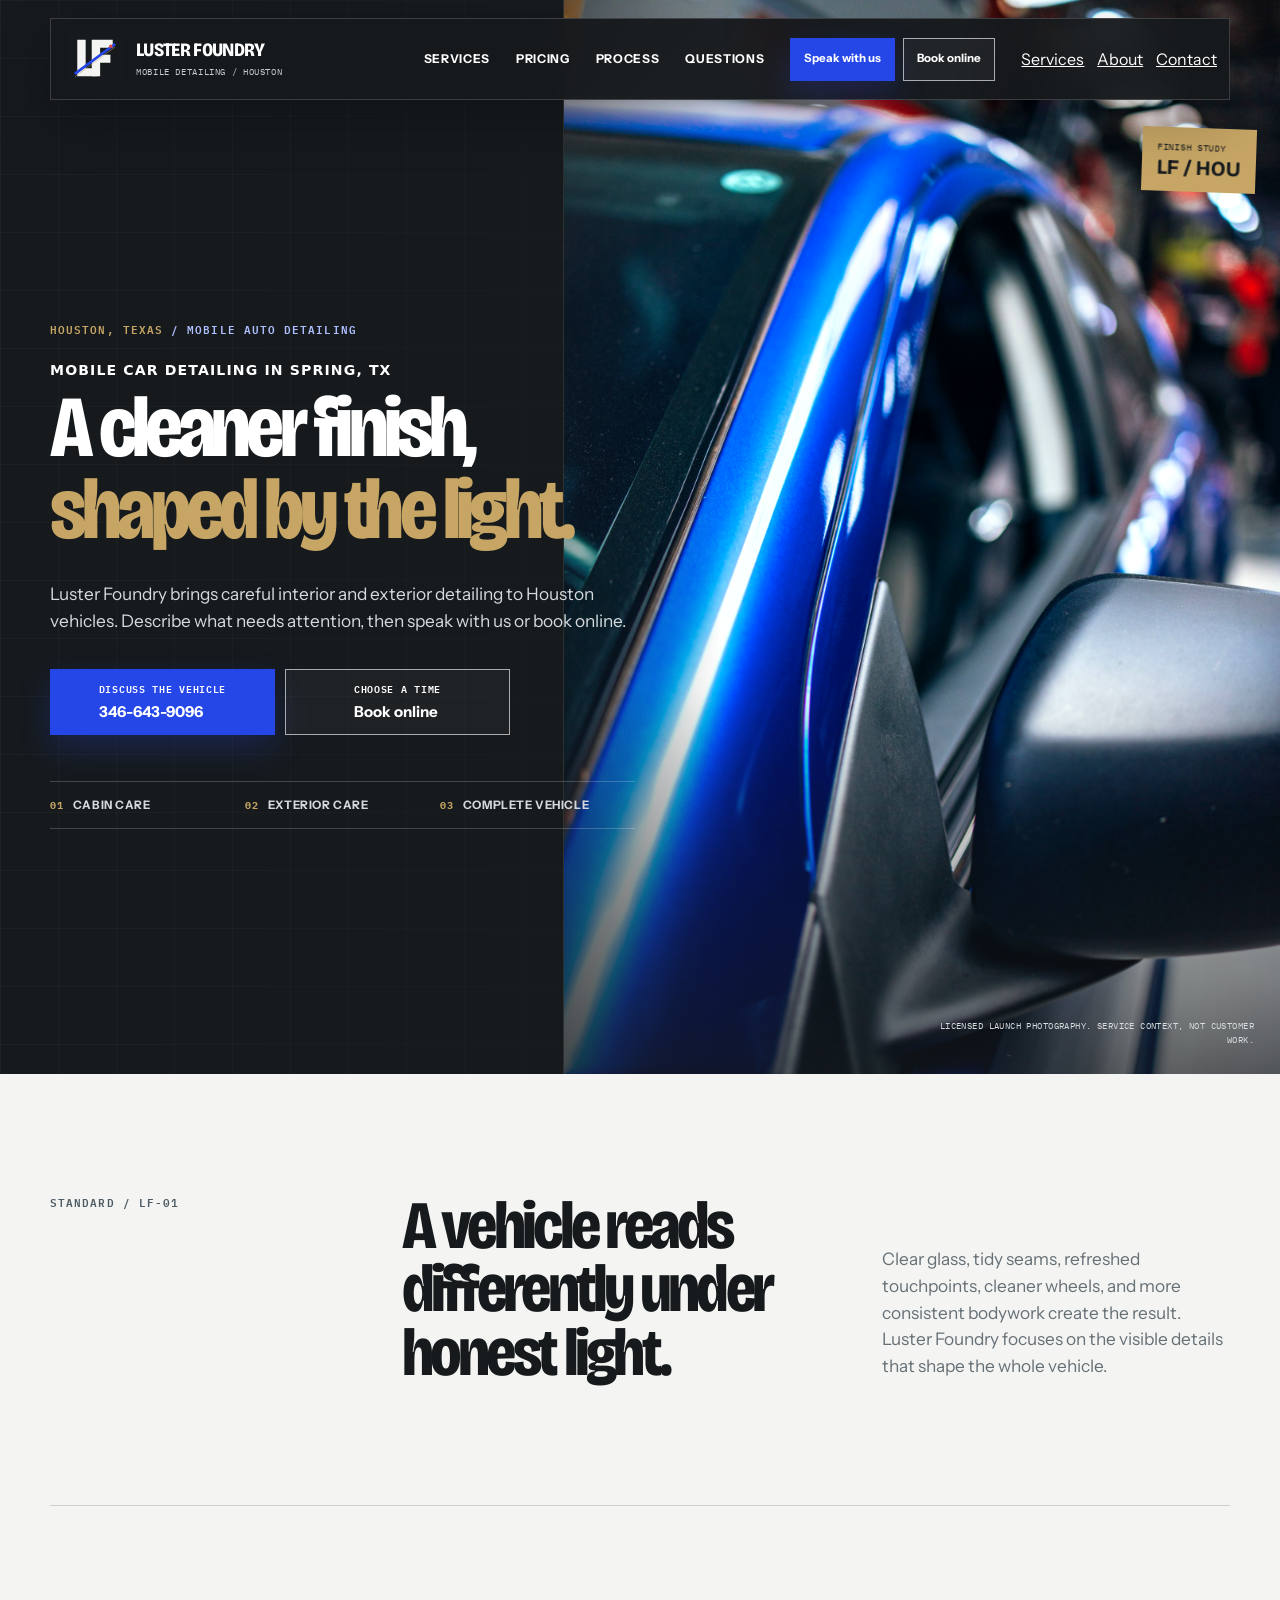
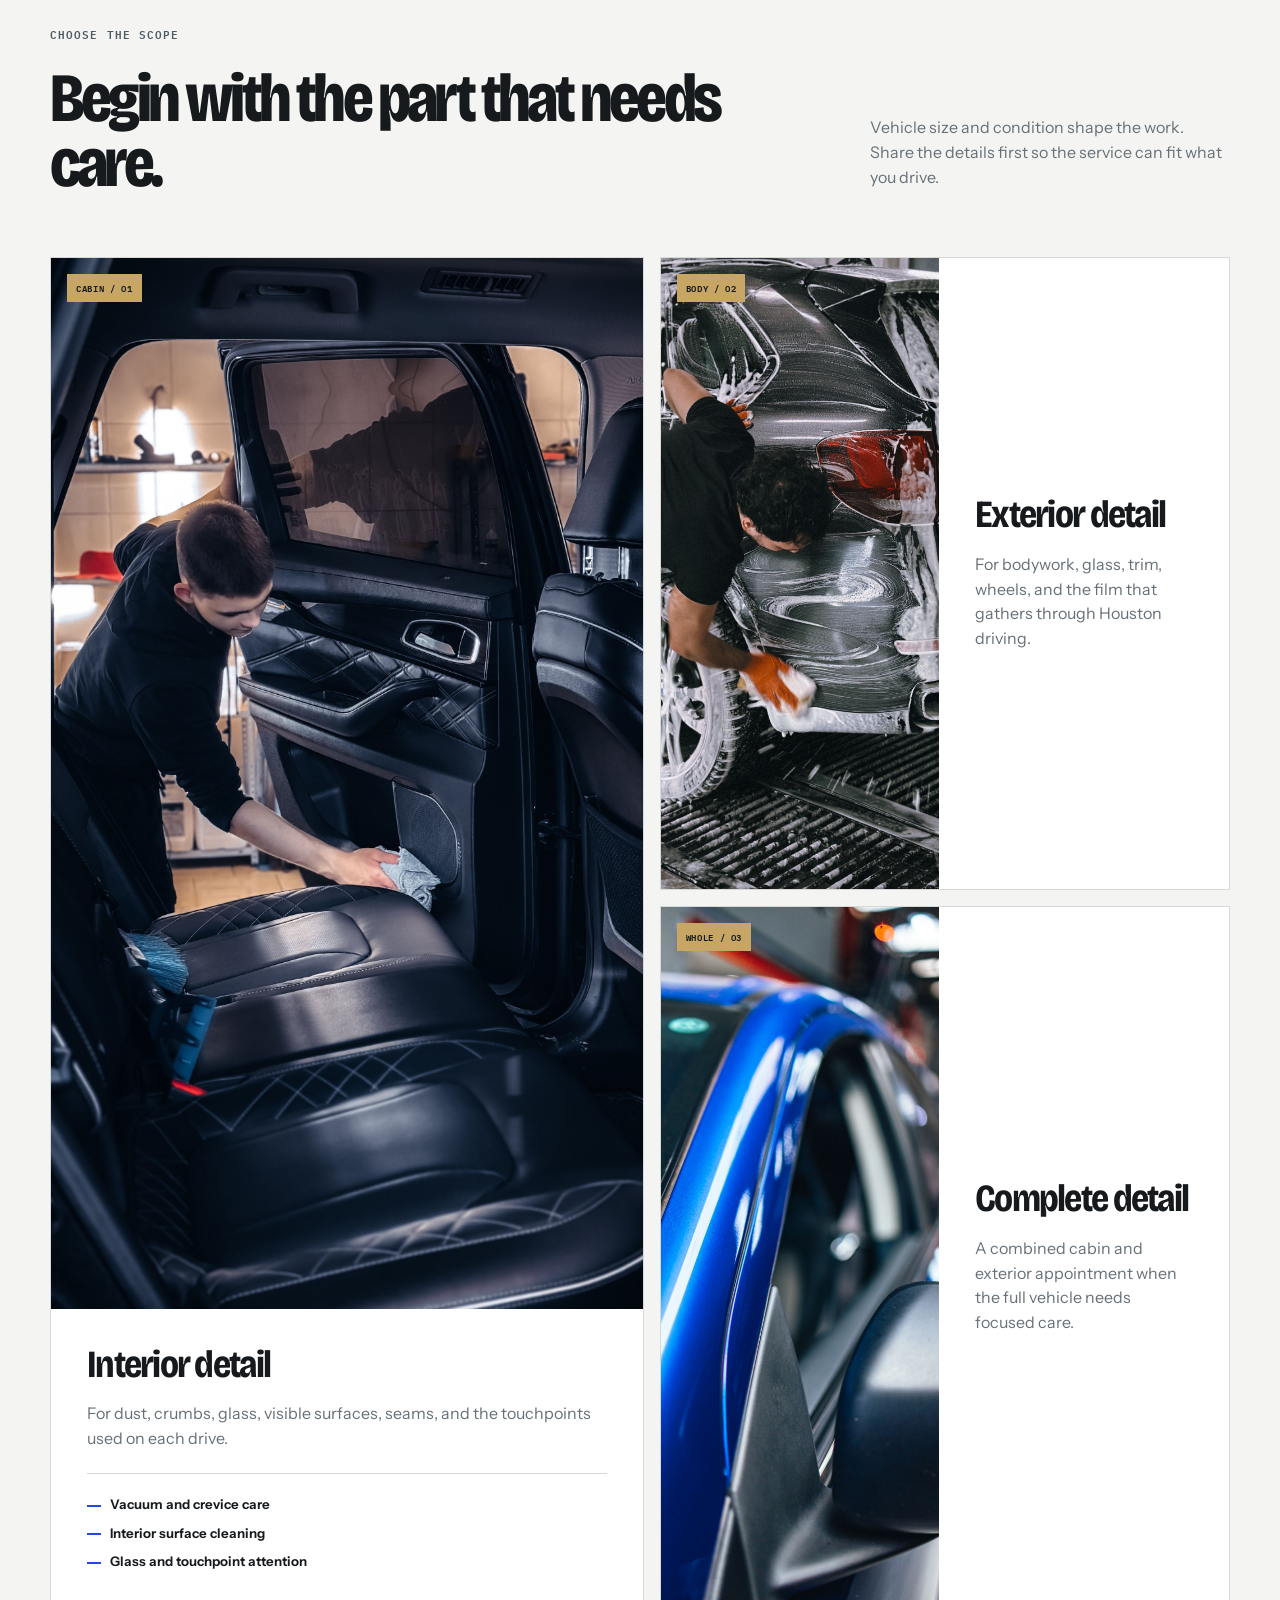
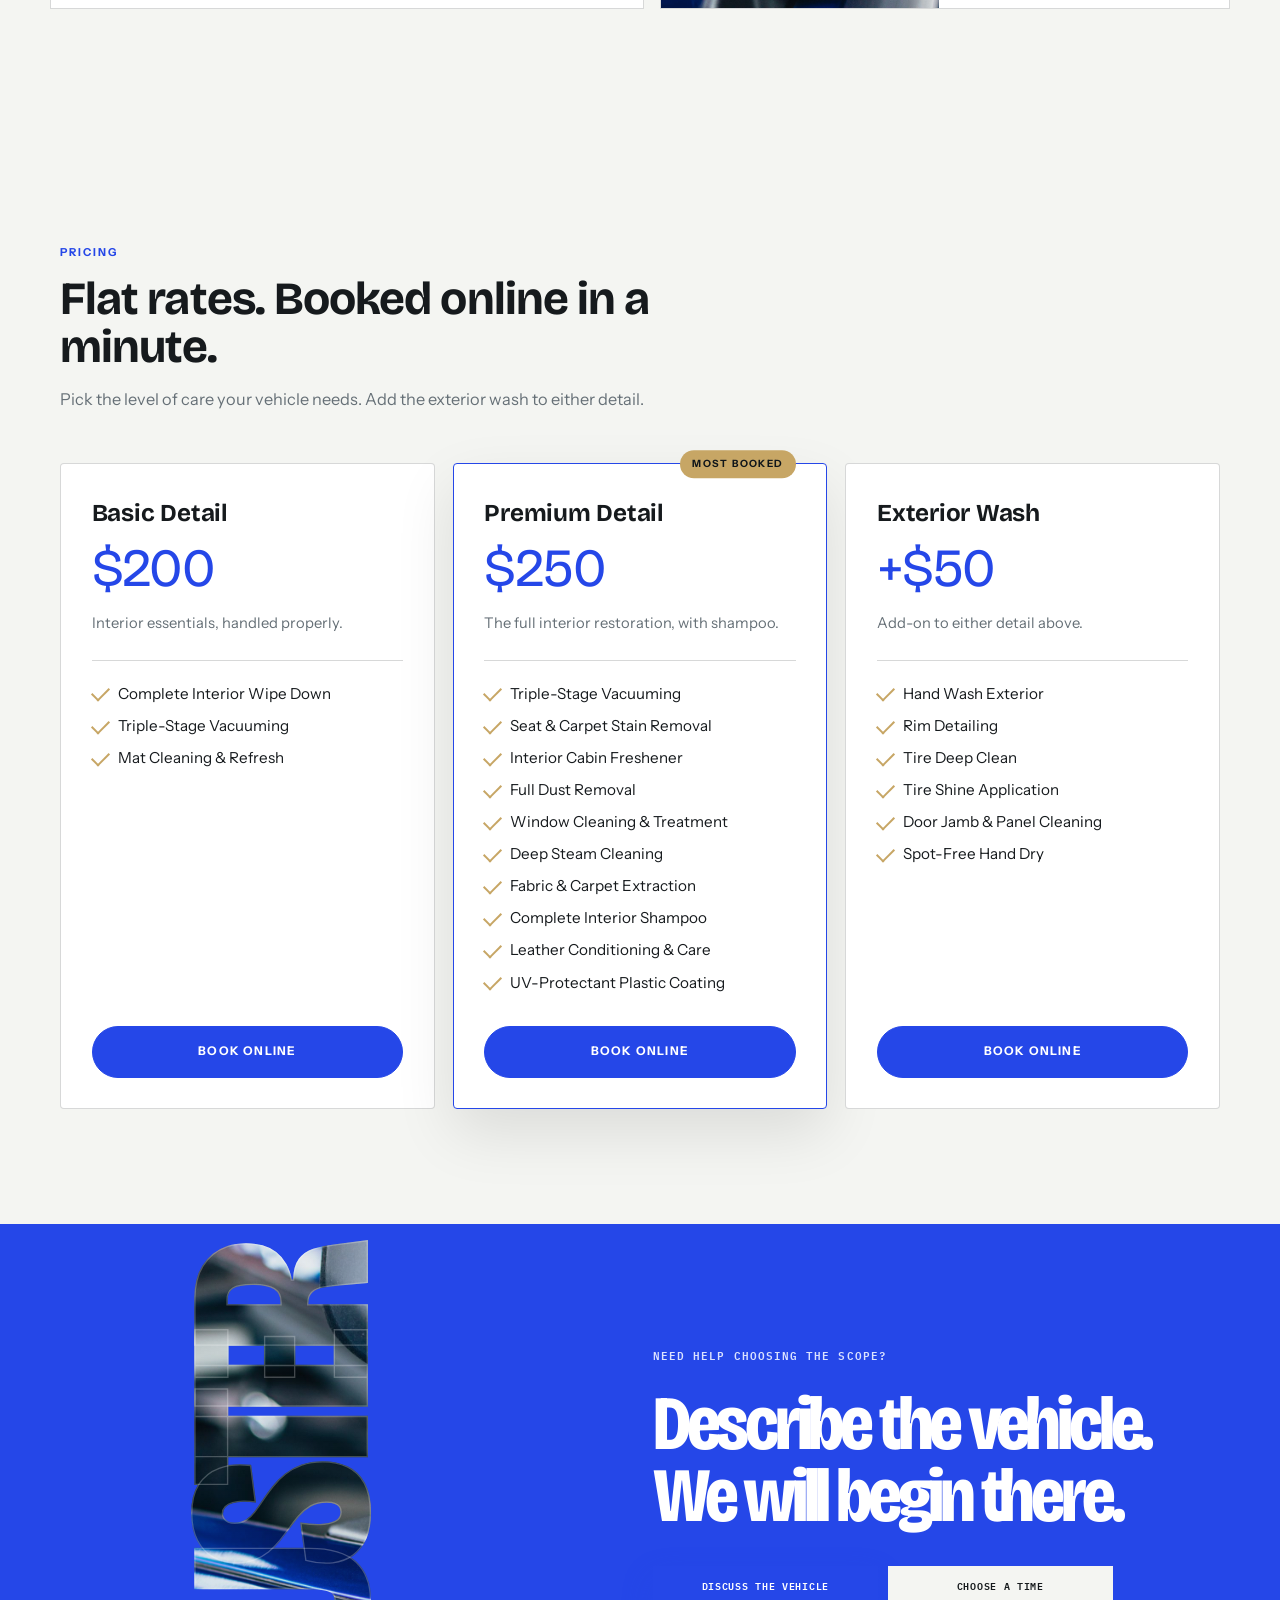
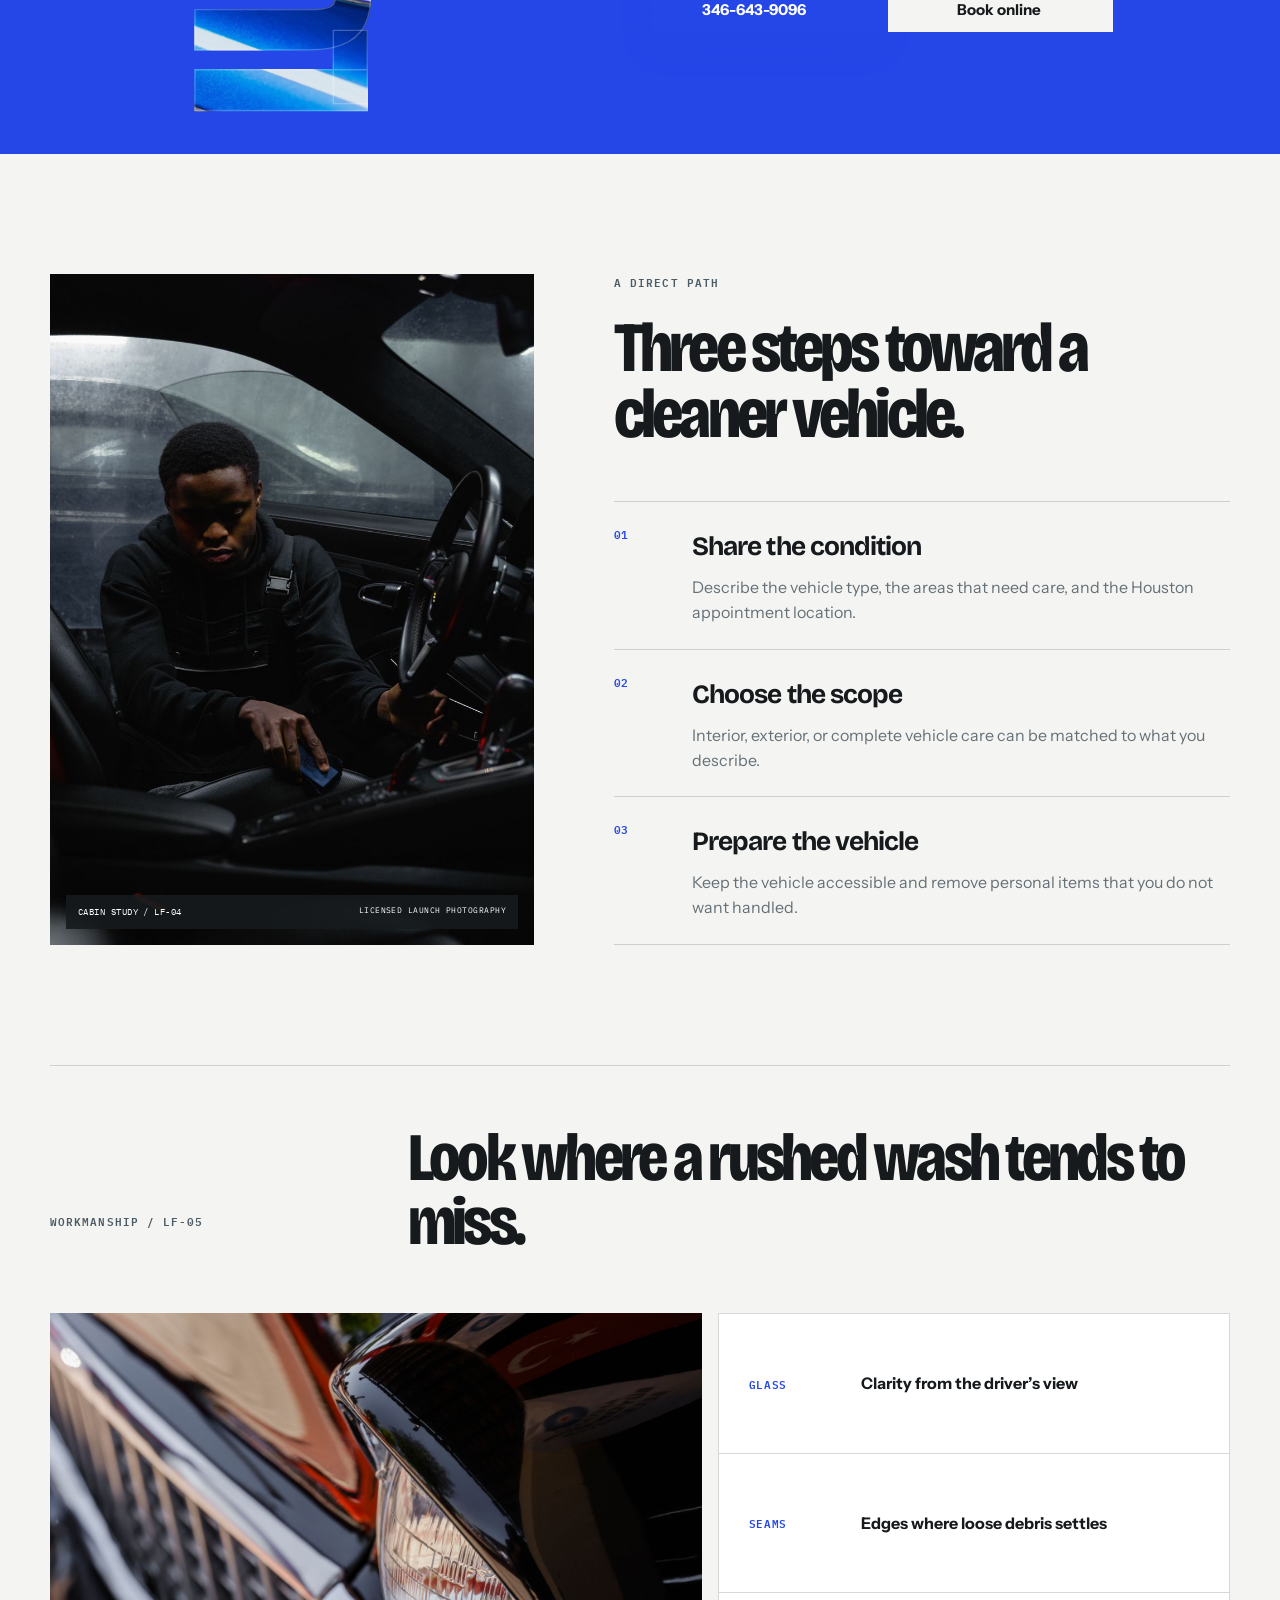
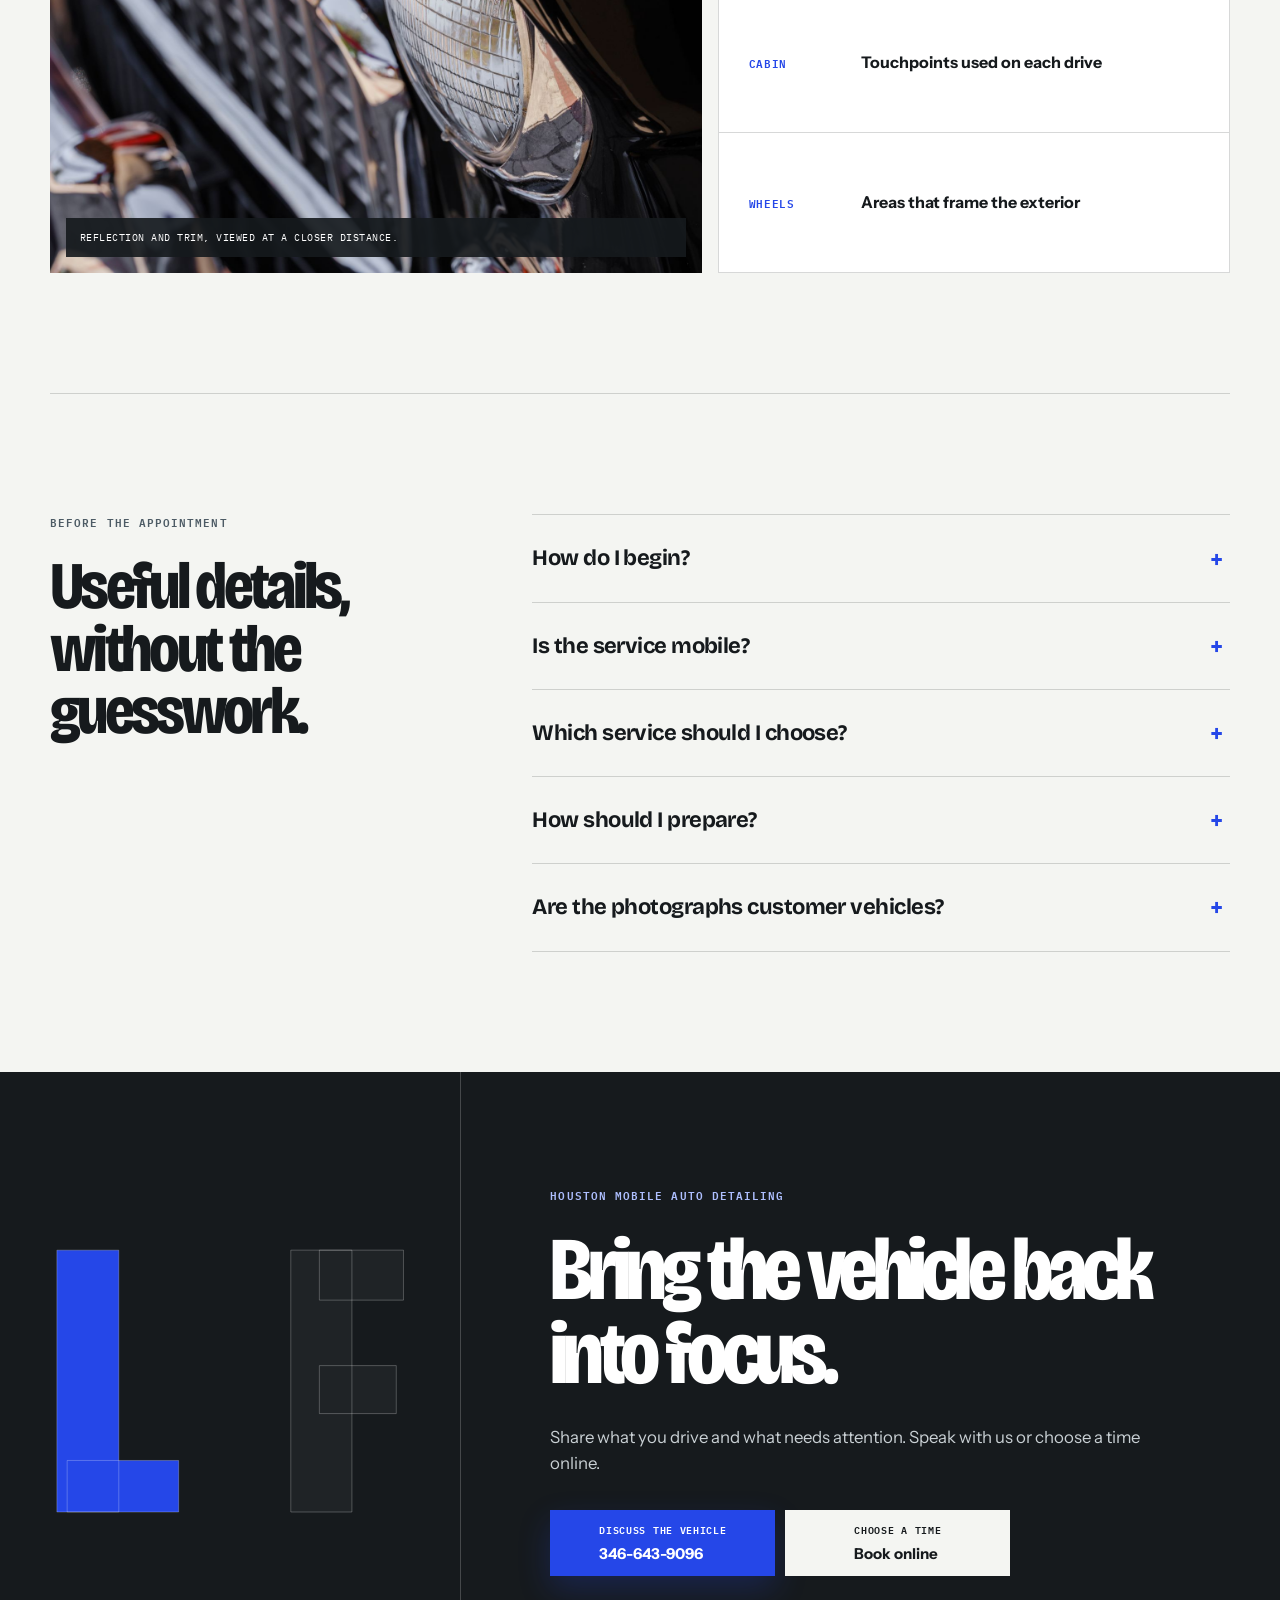
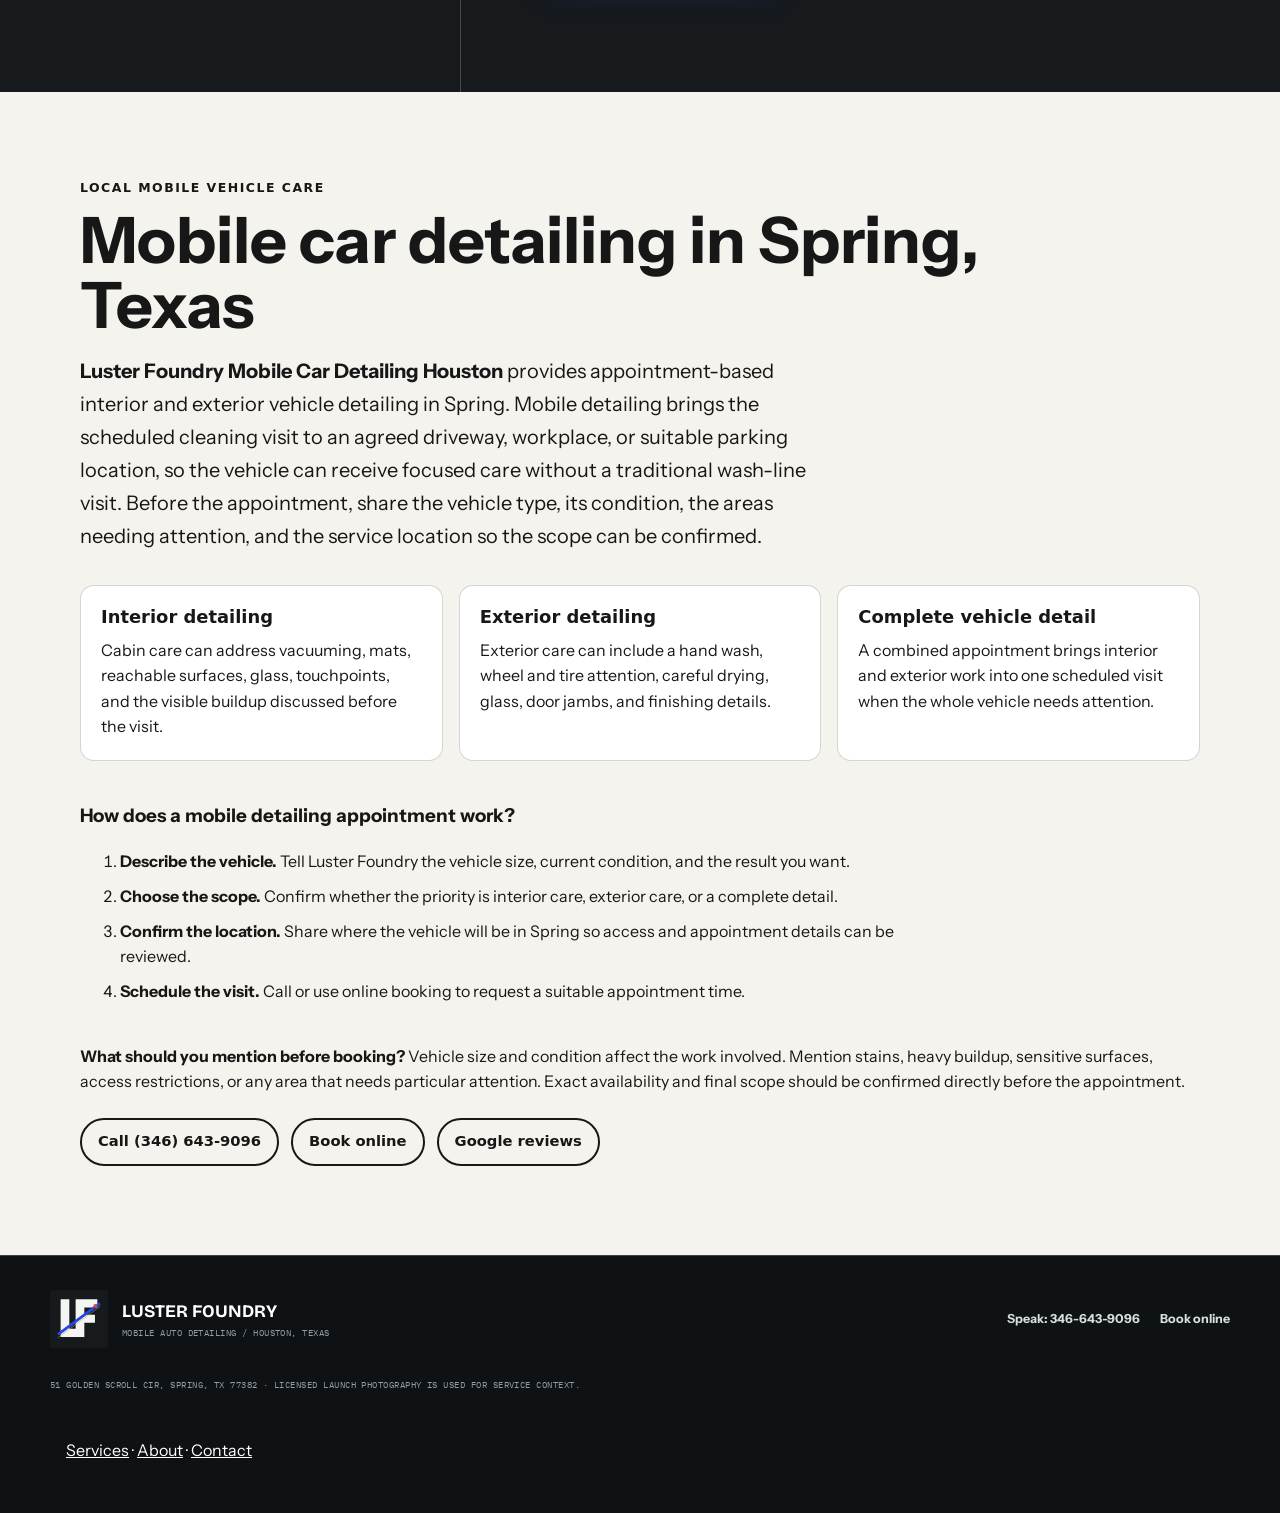
<file: index.html>
<!doctype html>
<html lang="en">
  <head>
    <meta charset="utf-8" />
    <meta name="viewport" content="width=device-width, initial-scale=1" />
    <title>Mobile Car Detailing in Spring, TX | Luster Foundry</title>
    <meta name="theme-color" content="#f4f5f2" />
    <link rel="canonical" href="https://thewoodlandscardetailingtx.shop/" />
    <link rel="icon" href="/assets/favicon.svg" type="image/svg+xml" />
    <link rel="preload" href="/assets/detail-blue.jpg" as="image" />
    <link rel="preconnect" href="https://fonts.googleapis.com" />
    <link rel="preconnect" href="https://fonts.gstatic.com" crossorigin />
    <link
      href="https://fonts.googleapis.com/css2?family=Bricolage+Grotesque:opsz,wdth,wght@12..96,75..100,500..800&family=IBM+Plex+Mono:wght@500;600&family=Instrument+Sans:wght@400;500;600;700&display=swap"
      rel="stylesheet"
    />
    <link rel="stylesheet" href="/styles.css" />
    <script>document.documentElement.classList.add("js");</script>
    <script type="application/ld+json">
{
  "@context": "https://schema.org",
  "@type": "AutoWash",
  "name": "Luster Foundry Mobile Car Detailing Houston",
  "url": "https://thewoodlandscardetailingtx.shop/",
  "telephone": "+1 346-643-9096",
  "address": {
    "@type": "PostalAddress",
    "streetAddress": "51 Golden Scroll Cir",
    "addressLocality": "Spring",
    "addressRegion": "TX",
    "postalCode": "77382",
    "addressCountry": "US"
  },
  "description": "Mobile auto detailing in Houston, Texas for interior, exterior, and complete vehicle care.",
  "areaServed": {
    "@type": "City",
    "name": "Spring",
    "containedInPlace": {
      "@type": "State",
      "name": "Texas"
    }
  },
  "hasOfferCatalog": {
    "@type": "OfferCatalog",
    "name": "Detailing packages",
    "itemListElement": [
      {
        "@type": "Offer",
        "name": "Basic Detail",
        "price": "200",
        "priceCurrency": "USD",
        "availability": "https://schema.org/InStock",
        "url": "https://thewoodlandscardetailingtx.shop/#pricing",
        "itemOffered": {
          "@type": "Service",
          "name": "Basic Detail",
          "description": "Interior essentials: complete interior wipe down, triple-stage vacuuming, and mat cleaning and refresh."
        }
      },
      {
        "@type": "Offer",
        "name": "Premium Detail",
        "price": "250",
        "priceCurrency": "USD",
        "availability": "https://schema.org/InStock",
        "url": "https://thewoodlandscardetailingtx.shop/#pricing",
        "itemOffered": {
          "@type": "Service",
          "name": "Premium Detail",
          "description": "Full interior restoration: triple-stage vacuuming, seat and carpet stain removal, cabin freshener, full dust removal, window cleaning and treatment, deep steam cleaning, fabric and carpet extraction, complete interior shampoo, leather conditioning, and UV-protectant plastic coating."
        }
      },
      {
        "@type": "Offer",
        "name": "Exterior Wash",
        "price": "50",
        "priceCurrency": "USD",
        "availability": "https://schema.org/InStock",
        "url": "https://thewoodlandscardetailingtx.shop/#pricing",
        "itemOffered": {
          "@type": "Service",
          "name": "Exterior Wash",
          "description": "Add-on to either detail: hand wash exterior, rim detailing, tire deep clean, tire shine application, door jamb and panel cleaning, and spot-free hand dry."
        }
      }
    ]
  },
  "priceRange": "$200-$250",
  "@id": "https://thewoodlandscardetailingtx.shop/#business",
  "geo": {
    "@type": "GeoCoordinates",
    "latitude": 30.187920720246,
    "longitude": -95.550510521691
  },
  "image": "https://thewoodlandscardetailingtx.shop/assets/polish-foam.jpg",
  "sameAs": [
    "https://g.page/r/CZF4LAPKVAO0EBM/review"
  ],
  "contactPoint": {
    "@type": "ContactPoint",
    "telephone": "+1 346-643-9096",
    "contactType": "customer service",
    "areaServed": "US-TX",
    "availableLanguage": "English"
  }
}
    </script>
<!-- SEO-GEO:START -->
  <meta name="description" content="Mobile car detailing in Spring, TX from Luster Foundry, with interior cleaning, exterior hand washing, and complete details. Call or book online.">
  <meta name="robots" content="index, follow, max-image-preview:large, max-snippet:-1, max-video-preview:-1">
  <meta property="og:locale" content="en_US">
  <meta property="og:type" content="website">
  <meta property="og:site_name" content="Luster Foundry">
  <meta property="og:title" content="Mobile Car Detailing in Spring, TX | Luster Foundry">
  <meta property="og:description" content="Mobile car detailing in Spring, TX from Luster Foundry, with interior cleaning, exterior hand washing, and complete details. Call or book online.">
  <meta property="og:url" content="https://thewoodlandscardetailingtx.shop/">
  <meta property="og:image" content="https://thewoodlandscardetailingtx.shop/assets/polish-foam.jpg">
  <meta name="twitter:image" content="https://thewoodlandscardetailingtx.shop/assets/polish-foam.jpg">
  <meta name="twitter:card" content="summary_large_image">
  <meta name="twitter:title" content="Mobile Car Detailing in Spring, TX | Luster Foundry">
  <meta name="twitter:description" content="Mobile car detailing in Spring, TX from Luster Foundry, with interior cleaning, exterior hand washing, and complete details. Call or book online.">
  <style id="seo-geo-styles">
    .seo-local-intent { display:block; margin:0 0 .55rem; font:700 clamp(.78rem,1.1vw,.95rem)/1.2 system-ui,sans-serif; letter-spacing:.08em; text-transform:uppercase; }
    .seo-geo-section { background:#f5f3ed; color:#171717; padding:clamp(3.5rem,7vw,6.5rem) clamp(1.25rem,5vw,5rem); }
    .seo-geo-inner { width:min(1120px,100%); margin:0 auto; }
    .seo-geo-kicker { margin:0 0 .75rem; font:700 .78rem/1.2 system-ui,sans-serif; letter-spacing:.12em; text-transform:uppercase; }
    .seo-geo-section h2 { max-width:22ch; margin:0 0 1rem; color:inherit; font-size:clamp(2rem,5vw,4rem); line-height:1.02; }
    .seo-geo-answer { max-width:760px; margin:0 0 2rem; font-size:clamp(1.05rem,2vw,1.25rem); line-height:1.65; }
    .seo-geo-grid { display:grid; grid-template-columns:repeat(3,minmax(0,1fr)); gap:1rem; margin:2rem 0; }
    .seo-geo-card { border:1px solid rgba(23,23,23,.18); border-radius:14px; padding:1.25rem; background:#fff; }
    .seo-geo-card h3 { margin:0 0 .6rem; color:inherit; font:700 1.12rem/1.25 system-ui,sans-serif; }
    .seo-geo-card p { margin:0; line-height:1.6; }
    .seo-geo-steps { max-width:820px; margin:2.5rem 0; }
    .seo-geo-steps li { margin:.65rem 0; line-height:1.55; }
    .seo-geo-actions { display:flex; flex-wrap:wrap; gap:.75rem; margin-top:1.5rem; }
    .seo-geo-action { display:inline-flex; align-items:center; min-height:48px; padding:.75rem 1rem; border:2px solid currentColor; border-radius:999px; color:inherit; font:700 .92rem/1 system-ui,sans-serif; text-decoration:none; }
    @media (max-width:760px) { .seo-geo-grid { grid-template-columns:1fr; } }
  </style>
<!-- SEO-GEO:END -->
  <script id="seo-geo-entity-schema" type="application/ld+json">
{
  "@context": "https://schema.org",
  "@graph": [
    {
      "@type": "WebSite",
      "@id": "https://thewoodlandscardetailingtx.shop/#website",
      "url": "https://thewoodlandscardetailingtx.shop/",
      "name": "Luster Foundry Mobile Car Detailing Houston",
      "inLanguage": "en-US",
      "publisher": {
        "@id": "https://thewoodlandscardetailingtx.shop/#business"
      }
    },
    {
      "@type": "Service",
      "@id": "https://thewoodlandscardetailingtx.shop/#mobile-car-detailing",
      "name": "Mobile Car Detailing in Spring, Texas",
      "serviceType": "Mobile car detailing",
      "provider": {
        "@id": "https://thewoodlandscardetailingtx.shop/#business"
      },
      "areaServed": {
        "@type": "City",
        "name": "Spring",
        "containedInPlace": {
          "@type": "State",
          "name": "Texas"
        }
      },
      "url": "https://thewoodlandscardetailingtx.shop/#services"
    }
  ]
}
  </script>
<style id="SEO-NEXT-NAV-CSS">.seo-next-nav{display:flex;gap:.8rem;flex-wrap:wrap}.seo-next-footer-nav{padding:1rem}.seo-next-footer-nav a{color:inherit}</style></head>
  <body>
    <a class="skip-link" href="#main">Skip to content</a>

    <header class="site-header" data-header>
      <a class="brand" href="#top" aria-label="Luster Foundry">
        <img src="/assets/logo.svg" alt="" width="58" height="58" />
        <span class="brand-copy">
          <strong>Luster Foundry</strong>
          <small>Mobile detailing / Houston</small>
        </span>
      </a>

      <button class="menu-toggle" type="button" aria-expanded="false" aria-controls="site-nav" data-menu-toggle>
        <span class="sr-only">Navigation menu</span>
        <i aria-hidden="true"></i>
        <i aria-hidden="true"></i>
      </button>

      <nav class="site-nav" id="site-nav" aria-label="Primary navigation" data-nav>
        <a href="#services">Services</a>
        <a href="#pricing">Pricing</a>
        <a href="#process">Process</a>
        <a href="#questions">Questions</a>
        <div class="nav-actions">
          <a class="button button-primary button-small" href="tel:+13466439096">Speak with us</a>
          <a class="button button-outline button-small" href="https://cal.com/sumitdatta/auto-detail-service">Book online</a>
        </div>
      <!-- SEO-NEXT-NAV:START --><div class="seo-next-nav" aria-label="Expanded site pages"><a href="/services/">Services</a><a href="/about/">About</a><a href="/contact/">Contact</a></div><!-- SEO-NEXT-NAV:END --></nav>
    </header>

    <main id="main">
      <section class="hero" id="top">
        <div class="hero-copy">
          <p class="eyebrow"><span>Houston, Texas</span> / Mobile auto detailing</p>
          <h1><span class="seo-local-intent" data-seo-local-intent>Mobile Car Detailing in Spring, TX</span>A cleaner finish, <em>shaped by the light.</em></h1>
          <p class="hero-lede">
            Luster Foundry brings careful interior and exterior detailing to Houston vehicles. Describe what needs
            attention, then speak with us or book online.
          </p>
          <div class="action-pair">
            <a class="button button-primary button-large" href="tel:+13466439096">
              <span>Discuss the vehicle</span>
              <strong>346-643-9096</strong>
            </a>
            <a class="button button-outline button-large" href="https://cal.com/sumitdatta/auto-detail-service">
              <span>Choose a time</span>
              <strong>Book online</strong>
            </a>
          </div>
          <ul class="scope-strip" aria-label="Detailing scopes">
            <li><span>01</span> Cabin care</li>
            <li><span>02</span> Exterior care</li>
            <li><span>03</span> Complete vehicle</li>
          </ul>
        </div>

        <div class="hero-visual">
          <img src="/assets/detail-blue.jpg" alt="A clean blue vehicle finish reflecting workshop light" />
          <div class="hero-stamp">
            <span>Finish study</span>
            <strong>LF / HOU</strong>
          </div>
          <p class="photo-note">Licensed launch photography. Service context, not customer work.</p>
        </div>
      </section>

      <section class="thesis section-shell" aria-labelledby="thesis-title">
        <div class="section-index">Standard / LF-01</div>
        <div class="thesis-copy reveal">
          <h2 id="thesis-title">A vehicle reads differently under honest light.</h2>
          <p>
            Clear glass, tidy seams, refreshed touchpoints, cleaner wheels, and more consistent bodywork create the
            result. Luster Foundry focuses on the visible details that shape the whole vehicle.
          </p>
        </div>
      </section>

      <section class="services section-shell" id="services" aria-labelledby="services-title">
        <div class="section-heading reveal">
          <div>
            <p class="eyebrow dark">Choose the scope</p>
            <h2 id="services-title">Begin with the part that needs care.</h2>
          </div>
          <p>
            Vehicle size and condition shape the work. Share the details first so the service can fit what you drive.
          </p>
        </div>

        <div class="service-layout">
          <article class="service-card service-card-tall reveal">
            <div class="service-image">
              <img src="/assets/service-interior.jpg" alt="A vehicle interior receiving careful surface cleaning" />
              <span>Cabin / 01</span>
            </div>
            <div class="service-copy">
              <h3>Interior detail</h3>
              <p>For dust, crumbs, glass, visible surfaces, seams, and the touchpoints used on each drive.</p>
              <ul>
                <li>Vacuum and crevice care</li>
                <li>Interior surface cleaning</li>
                <li>Glass and touchpoint attention</li>
              </ul>
            </div>
          </article>

          <article class="service-card reveal">
            <div class="service-image service-image-wide">
              <img src="/assets/wash-sponge.jpg" alt="A dark vehicle receiving a careful exterior wash" />
              <span>Body / 02</span>
            </div>
            <div class="service-copy">
              <h3>Exterior detail</h3>
              <p>For bodywork, glass, trim, wheels, and the film that gathers through Houston driving.</p>
            </div>
          </article>

          <article class="service-card reveal">
            <div class="service-image service-image-wide">
              <img src="/assets/detail-blue.jpg" alt="A glossy blue vehicle surface under inspection lighting" />
              <span>Whole / 03</span>
            </div>
            <div class="service-copy">
              <h3>Complete detail</h3>
              <p>A combined cabin and exterior appointment when the full vehicle needs focused care.</p>
            </div>
          </article>
        </div>
      </section>

      <section class="rates" id="pricing" aria-labelledby="pricing-title">
        <div class="rates-shell">
          <div class="rates-head">
            <p class="rates-eyebrow">Pricing</p>
            <h2 id="pricing-title">Flat rates. Booked online in a minute.</h2>
            <p class="rates-intro">Pick the level of care your vehicle needs. Add the exterior wash to either detail.</p>
          </div>

          <div class="rate-grid">
            <article class="rate-card">
              <h3>Basic Detail</h3>
              <p class="rate-figure">$200</p>
              <p class="rate-note">Interior essentials, handled properly.</p>
              <ul class="rate-list">
                <li>Complete Interior Wipe Down</li>
                <li>Triple-Stage Vacuuming</li>
                <li>Mat Cleaning &amp; Refresh</li>
              </ul>
              <a class="rate-cta" href="https://cal.com/sumitdatta/auto-detail-service" target="_blank" rel="noopener">Book Online</a>
            </article>
            <article class="rate-card rate-card-featured">
              <span class="rate-badge">Most booked</span>
              <h3>Premium Detail</h3>
              <p class="rate-figure">$250</p>
              <p class="rate-note">The full interior restoration, with shampoo.</p>
              <ul class="rate-list">
                <li>Triple-Stage Vacuuming</li>
                <li>Seat &amp; Carpet Stain Removal</li>
                <li>Interior Cabin Freshener</li>
                <li>Full Dust Removal</li>
                <li>Window Cleaning &amp; Treatment</li>
                <li>Deep Steam Cleaning</li>
                <li>Fabric &amp; Carpet Extraction</li>
                <li>Complete Interior Shampoo</li>
                <li>Leather Conditioning &amp; Care</li>
                <li>UV-Protectant Plastic Coating</li>
              </ul>
              <a class="rate-cta" href="https://cal.com/sumitdatta/auto-detail-service" target="_blank" rel="noopener">Book Online</a>
            </article>
            <article class="rate-card">
              <h3>Exterior Wash</h3>
              <p class="rate-figure">+$50</p>
              <p class="rate-note">Add-on to either detail above.</p>
              <ul class="rate-list">
                <li>Hand Wash Exterior</li>
                <li>Rim Detailing</li>
                <li>Tire Deep Clean</li>
                <li>Tire Shine Application</li>
                <li>Door Jamb &amp; Panel Cleaning</li>
                <li>Spot-Free Hand Dry</li>
              </ul>
              <a class="rate-cta" href="https://cal.com/sumitdatta/auto-detail-service" target="_blank" rel="noopener">Book Online</a>
            </article>
          </div>
        </div>
      </section>

      <section class="material-band" aria-label="Luster Foundry detail standard">
        <div class="material-word" aria-hidden="true">LUSTER</div>
        <div class="material-copy">
          <p class="eyebrow">Need help choosing the scope?</p>
          <h2>Describe the vehicle. We will begin there.</h2>
          <div class="action-pair">
            <a class="button button-primary button-large" href="tel:+13466439096">
              <span>Discuss the vehicle</span>
              <strong>346-643-9096</strong>
            </a>
            <a class="button button-light button-large" href="https://cal.com/sumitdatta/auto-detail-service">
              <span>Choose a time</span>
              <strong>Book online</strong>
            </a>
          </div>
        </div>
      </section>

      <section class="process section-shell" id="process" aria-labelledby="process-title">
        <div class="process-media reveal">
          <img src="/assets/process-interior.jpg" alt="A vehicle cabin receiving detailed surface care" />
          <div class="image-caption">
            <span>Cabin study / LF-04</span>
            <small>Licensed launch photography</small>
          </div>
        </div>
        <div class="process-copy">
          <p class="eyebrow dark">A direct path</p>
          <h2 id="process-title">Three steps toward a cleaner vehicle.</h2>
          <ol>
            <li class="reveal">
              <span>01</span>
              <div>
                <h3>Share the condition</h3>
                <p>Describe the vehicle type, the areas that need care, and the Houston appointment location.</p>
              </div>
            </li>
            <li class="reveal">
              <span>02</span>
              <div>
                <h3>Choose the scope</h3>
                <p>Interior, exterior, or complete vehicle care can be matched to what you describe.</p>
              </div>
            </li>
            <li class="reveal">
              <span>03</span>
              <div>
                <h3>Prepare the vehicle</h3>
                <p>Keep the vehicle accessible and remove personal items that you do not want handled.</p>
              </div>
            </li>
          </ol>
        </div>
      </section>

      <section class="inspection section-shell" aria-labelledby="inspection-title">
        <div class="inspection-heading reveal">
          <p class="section-index">Workmanship / LF-05</p>
          <h2 id="inspection-title">Look where a rushed wash tends to miss.</h2>
        </div>
        <div class="inspection-grid">
          <article class="inspection-image reveal">
            <img src="/assets/chrome-detail.jpg" alt="Polished chrome and headlight surfaces reflecting nearby light" />
            <p>Reflection and trim, viewed at a closer distance.</p>
          </article>
          <ul class="inspection-list reveal">
            <li><span>Glass</span><strong>Clarity from the driver’s view</strong></li>
            <li><span>Seams</span><strong>Edges where loose debris settles</strong></li>
            <li><span>Cabin</span><strong>Touchpoints used on each drive</strong></li>
            <li><span>Wheels</span><strong>Areas that frame the exterior</strong></li>
          </ul>
        </div>
      </section>

      <section class="questions section-shell" id="questions" aria-labelledby="questions-title">
        <div class="questions-intro reveal">
          <p class="eyebrow dark">Before the appointment</p>
          <h2 id="questions-title">Useful details, without the guesswork.</h2>
        </div>
        <div class="question-list">
          <details class="reveal">
            <summary>How do I begin?</summary>
            <p>Speak with Luster Foundry at 346-643-9096 or use the online calendar to choose a time.</p>
          </details>
          <details class="reveal">
            <summary>Is the service mobile?</summary>
            <p>Yes. Luster Foundry provides mobile auto detailing in Houston, Texas.</p>
          </details>
          <details class="reveal">
            <summary>Which service should I choose?</summary>
            <p>Describe the vehicle and the areas that need care. The scope can be matched to that condition.</p>
          </details>
          <details class="reveal">
            <summary>How should I prepare?</summary>
            <p>Keep the vehicle accessible and remove personal items that you do not want handled.</p>
          </details>
          <details class="reveal">
            <summary>Are the photographs customer vehicles?</summary>
            <p>No. The photographs are licensed launch images used to show service context.</p>
          </details>
        </div>
      </section>

      <section class="final-cta" aria-labelledby="final-title">
        <div class="final-mark" aria-hidden="true">
          <span>L</span><span>F</span>
        </div>
        <div class="final-copy">
          <p class="eyebrow">Houston mobile auto detailing</p>
          <h2 id="final-title">Bring the vehicle back into focus.</h2>
          <p>Share what you drive and what needs attention. Speak with us or choose a time online.</p>
          <div class="action-pair">
            <a class="button button-primary button-large" href="tel:+13466439096">
              <span>Discuss the vehicle</span>
              <strong>346-643-9096</strong>
            </a>
            <a class="button button-light button-large" href="https://cal.com/sumitdatta/auto-detail-service">
              <span>Choose a time</span>
              <strong>Book online</strong>
            </a>
          </div>
        </div>
      </section>
    <!-- SEO-GEO-LOCAL:START -->
    <section class="seo-geo-section" id="local-detailing" aria-labelledby="local-detailing-title">
      <div class="seo-geo-inner">
        <p class="seo-geo-kicker">Local mobile vehicle care</p>
        <h2 id="local-detailing-title">Mobile car detailing in Spring, Texas</h2>
        <p class="seo-geo-answer"><strong>Luster Foundry Mobile Car Detailing Houston</strong> provides appointment-based interior and exterior vehicle detailing in Spring. Mobile detailing brings the scheduled cleaning visit to an agreed driveway, workplace, or suitable parking location, so the vehicle can receive focused care without a traditional wash-line visit. Before the appointment, share the vehicle type, its condition, the areas needing attention, and the service location so the scope can be confirmed.</p>

        <div class="seo-geo-grid" aria-label="Available detailing options">
          <article class="seo-geo-card">
            <h3>Interior detailing</h3>
            <p>Cabin care can address vacuuming, mats, reachable surfaces, glass, touchpoints, and the visible buildup discussed before the visit.</p>
          </article>
          <article class="seo-geo-card">
            <h3>Exterior detailing</h3>
            <p>Exterior care can include a hand wash, wheel and tire attention, careful drying, glass, door jambs, and finishing details.</p>
          </article>
          <article class="seo-geo-card">
            <h3>Complete vehicle detail</h3>
            <p>A combined appointment brings interior and exterior work into one scheduled visit when the whole vehicle needs attention.</p>
          </article>
        </div>

        <div class="seo-geo-steps">
          <h3>How does a mobile detailing appointment work?</h3>
          <ol>
            <li><strong>Describe the vehicle.</strong> Tell Luster Foundry the vehicle size, current condition, and the result you want.</li>
            <li><strong>Choose the scope.</strong> Confirm whether the priority is interior care, exterior care, or a complete detail.</li>
            <li><strong>Confirm the location.</strong> Share where the vehicle will be in Spring so access and appointment details can be reviewed.</li>
            <li><strong>Schedule the visit.</strong> Call or use online booking to request a suitable appointment time.</li>
          </ol>
        </div>

        <p><strong>What should you mention before booking?</strong> Vehicle size and condition affect the work involved. Mention stains, heavy buildup, sensitive surfaces, access restrictions, or any area that needs particular attention. Exact availability and final scope should be confirmed directly before the appointment.</p>
        <div class="seo-geo-actions">
          <a class="seo-geo-action" href="tel:+13466439096">Call (346) 643-9096</a>
          <a class="seo-geo-action" href="https://cal.com/sumitdatta/auto-detail-service" target="_blank" rel="noopener">Book online</a>
          <a class="seo-geo-action" href="https://g.page/r/CZF4LAPKVAO0EBM/review" target="_blank" rel="noopener">Google reviews</a>
        </div>
      </div>
    </section>
<!-- SEO-GEO-LOCAL:END -->
  </main>

    <footer class="site-footer">
      <div class="footer-brand">
        <img src="/assets/logo.svg" alt="" width="64" height="64" />
        <div>
          <strong>Luster Foundry</strong>
          <span>Mobile Auto Detailing / Houston, Texas</span>
        </div>
      </div>
      <div class="footer-actions">
        <a href="tel:+13466439096">Speak: 346-643-9096</a>
        <a href="https://cal.com/sumitdatta/auto-detail-service">Book online</a>
      </div>
      <p>51 Golden Scroll Cir, Spring, TX 77382 · Licensed launch photography is used for service context.</p>
    <!-- SEO-NEXT-NAV:START --><nav class="seo-next-footer-nav" aria-label="Expanded footer navigation"><a href="/services/">Services</a> · <a href="/about/">About</a> · <a href="/contact/">Contact</a></nav><!-- SEO-NEXT-NAV:END --></footer>

    <div class="mobile-bar" aria-label="Contact choices">
      <a href="tel:+13466439096">Speak</a>
      <a href="https://cal.com/sumitdatta/auto-detail-service">Book online</a>
    </div>

    <script src="/script.js" defer></script>
  </body>
</html>
</file>
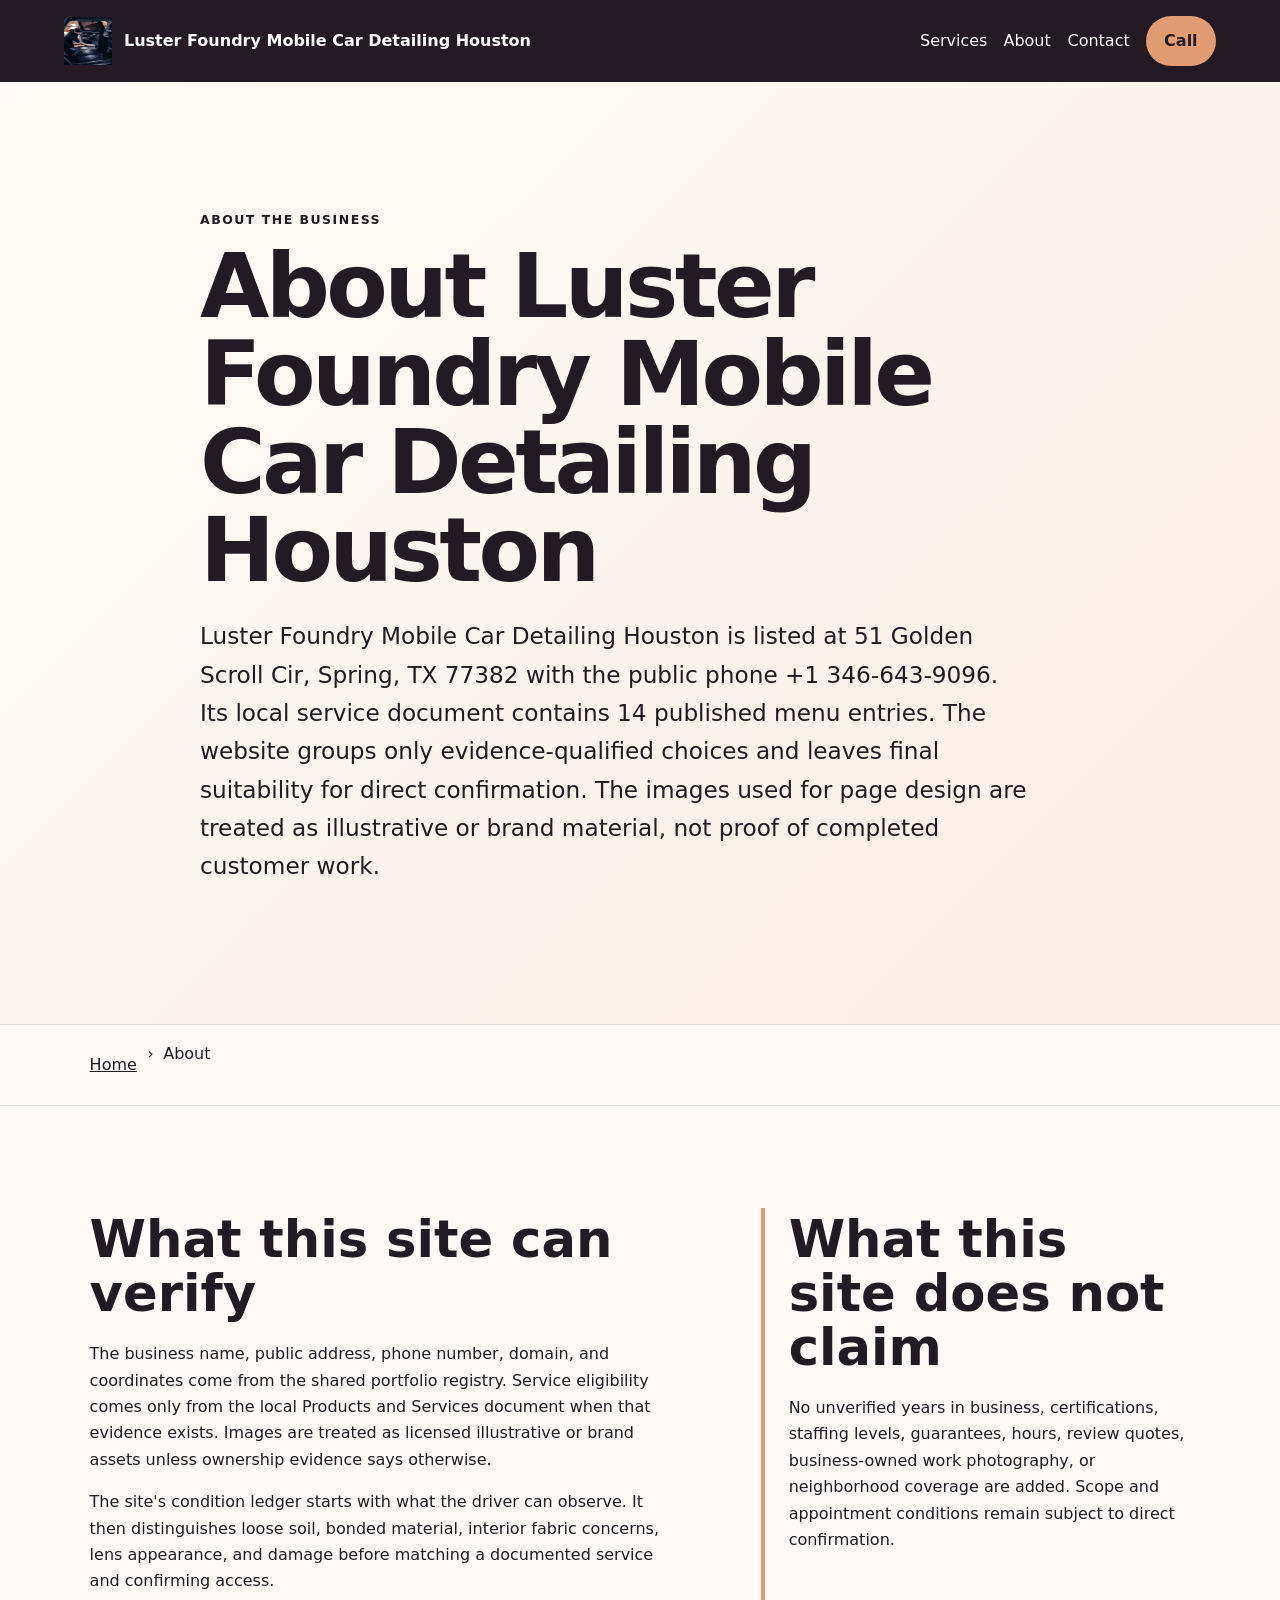
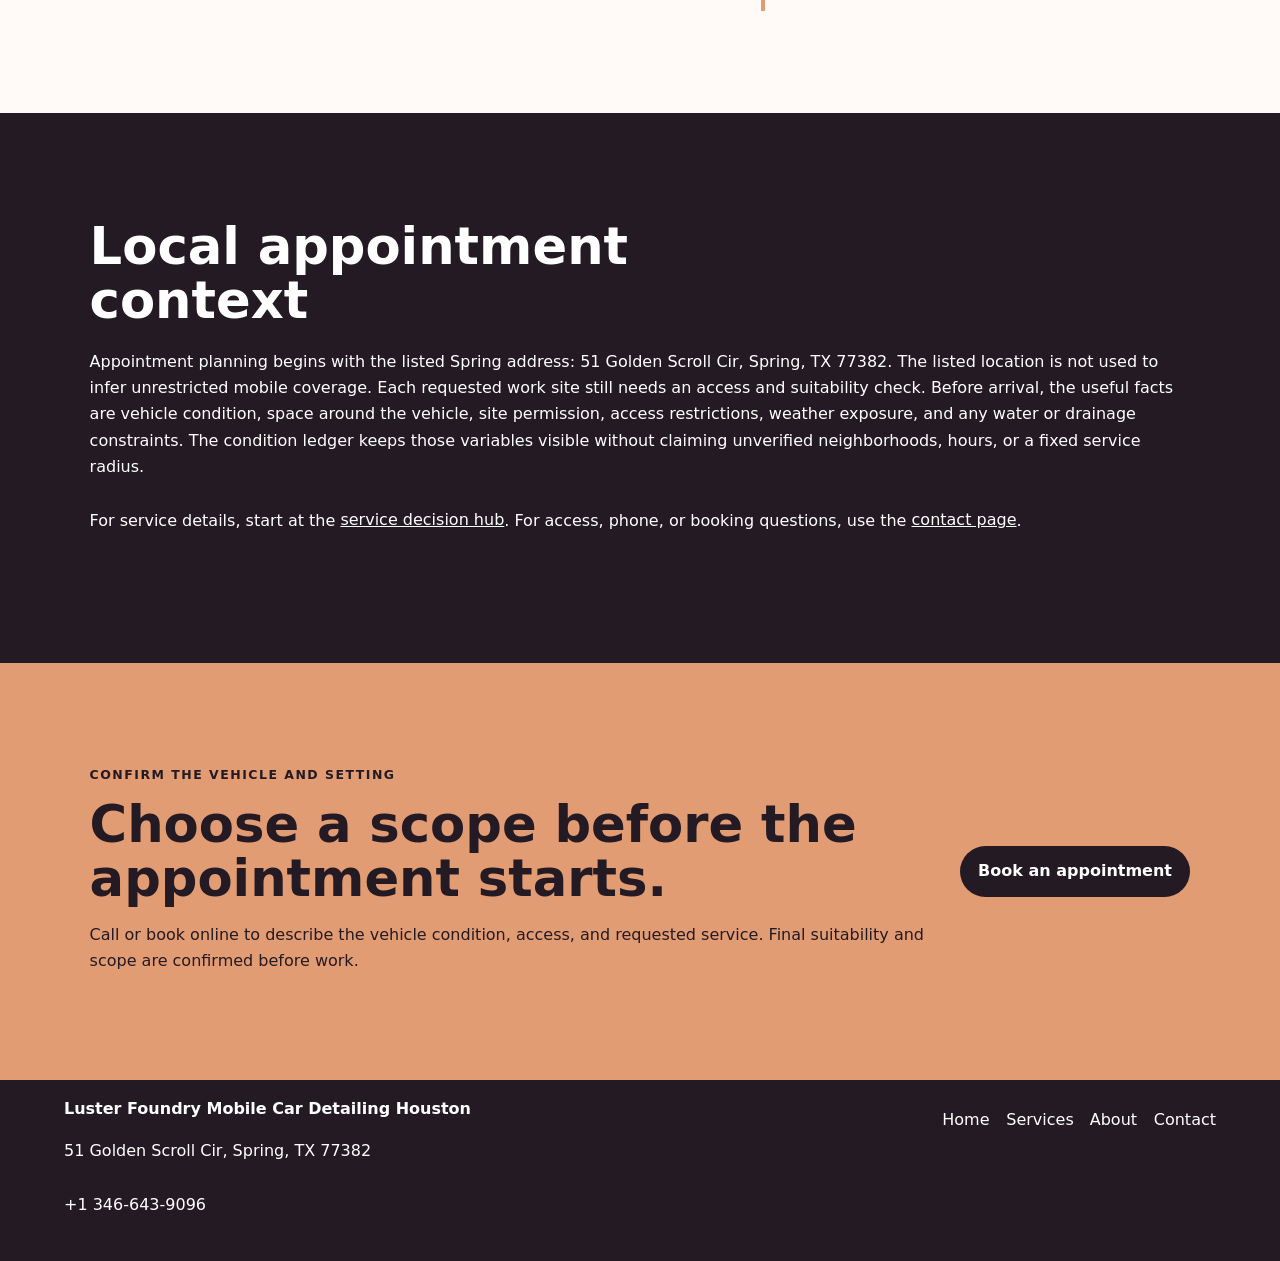
<file: about/index.html>
<!doctype html>
<html lang="en"><head>
  <meta charset="utf-8"><meta name="viewport" content="width=device-width,initial-scale=1">
  <title>About Luster Foundry Mobile Car Detailing Houston | Spring, TX</title>
  <meta name="description" content="Verified identity, evidence boundaries, and appointment-planning approach for Luster Foundry Mobile Car Detailing Houston in Spring, TX.">
  <meta name="robots" content="index, follow, max-image-preview:large, max-snippet:-1">
  <link rel="canonical" href="https://thewoodlandscardetailingtx.shop/about/">
  <meta property="og:type" content="website"><meta property="og:title" content="About Luster Foundry Mobile Car Detailing Houston | Spring, TX">
  <meta property="og:description" content="Verified identity, evidence boundaries, and appointment-planning approach for Luster Foundry Mobile Car Detailing Houston in Spring, TX."><meta property="og:url" content="https://thewoodlandscardetailingtx.shop/about/">
  <meta property="og:image" content="https://thewoodlandscardetailingtx.shop/assets/service-interior.jpg"><meta name="twitter:card" content="summary_large_image">
  <link rel="icon" href="/assets/favicon.svg"><link rel="stylesheet" href="/seo-pages.css"><script type="application/ld+json">{
  "@context": "https://schema.org",
  "@graph": [
    {
      "@type": "BreadcrumbList",
      "@id": "https://thewoodlandscardetailingtx.shop/about/#breadcrumb",
      "itemListElement": [
        {
          "@type": "ListItem",
          "position": 1,
          "name": "Home",
          "item": "https://thewoodlandscardetailingtx.shop/"
        },
        {
          "@type": "ListItem",
          "position": 2,
          "name": "About Luster Foundry Mobile Car Detailing Houston | Spring, TX",
          "item": "https://thewoodlandscardetailingtx.shop/about/"
        }
      ]
    },
    {
      "@type": "WebPage",
      "@id": "https://thewoodlandscardetailingtx.shop/about/#webpage",
      "url": "https://thewoodlandscardetailingtx.shop/about/",
      "name": "About Luster Foundry Mobile Car Detailing Houston | Spring, TX",
      "description": "Verified identity, evidence boundaries, and appointment-planning approach for Luster Foundry Mobile Car Detailing Houston in Spring, TX.",
      "breadcrumb": {
        "@id": "https://thewoodlandscardetailingtx.shop/about/#breadcrumb"
      },
      "isPartOf": {
        "@id": "https://thewoodlandscardetailingtx.shop/#website"
      },
      "about": {
        "@id": "https://thewoodlandscardetailingtx.shop/#business"
      }
    },
    {
      "@type": "ImageObject",
      "@id": "https://thewoodlandscardetailingtx.shop/about/#primaryimage",
      "contentUrl": "https://thewoodlandscardetailingtx.shop/assets/service-interior.jpg",
      "caption": "Illustrative detailing artwork for Luster Foundry Mobile Car Detailing Houston",
      "representativeOfPage": true
    }
  ]
}</script>
</head><body style="--pilot-accent:#e29c73;--pilot-dark:#241a23;--pilot-paper:#fffaf7">
<a class="skip-link" href="#content">Skip to content</a>
<header class="pilot-header"><a class="pilot-brand" href="/"><img src="/assets/service-interior.jpg" width="48" height="48" alt=""><span>Luster Foundry Mobile Car Detailing Houston</span></a>
<nav aria-label="Primary navigation"><a href="/services/">Services</a><a href="/about/">About</a><a href="/contact/">Contact</a><a class="pilot-call" href="tel:+13466439096">Call</a></nav></header>
<main id="content"><section class="pilot-hero text-only"><div><p class="eyebrow">About the business</p><h1>About Luster Foundry Mobile Car Detailing Houston</h1><p class="pilot-answer">Luster Foundry Mobile Car Detailing Houston is listed at 51 Golden Scroll Cir, Spring, TX 77382 with the public phone +1 346-643-9096. Its local service document contains 14 published menu entries. The website groups only evidence-qualified choices and leaves final suitability for direct confirmation. The images used for page design are treated as illustrative or brand material, not proof of completed customer work.</p></div></section><nav class="breadcrumbs" aria-label="Breadcrumb"><a href="/">Home</a><span>›</span><span>About</span></nav>
<section class="pilot-section pilot-grid"><div><h2>What this site can verify</h2><p>The business name, public address, phone number, domain, and coordinates come from the shared portfolio registry. Service eligibility comes only from the local Products and Services document when that evidence exists. Images are treated as licensed illustrative or brand assets unless ownership evidence says otherwise.</p><p>The site&#x27;s condition ledger starts with what the driver can observe. It then distinguishes loose soil, bonded material, interior fabric concerns, lens appearance, and damage before matching a documented service and confirming access.</p></div><aside><h2>What this site does not claim</h2><p>No unverified years in business, certifications, staffing levels, guarantees, hours, review quotes, business-owned work photography, or neighborhood coverage are added. Scope and appointment conditions remain subject to direct confirmation.</p></aside></section>
<section class="pilot-section tone"><h2>Local appointment context</h2><p>Appointment planning begins with the listed Spring address: 51 Golden Scroll Cir, Spring, TX 77382. The listed location is not used to infer unrestricted mobile coverage. Each requested work site still needs an access and suitability check. Before arrival, the useful facts are vehicle condition, space around the vehicle, site permission, access restrictions, weather exposure, and any water or drainage constraints. The condition ledger keeps those variables visible without claiming unverified neighborhoods, hours, or a fixed service radius.</p><p>For service details, start at the <a href="/services/">service decision hub</a>. For access, phone, or booking questions, use the <a href="/contact/">contact page</a>.</p></section>
<section class="pilot-cta"><div><p class="eyebrow">Confirm the vehicle and setting</p><h2>Choose a scope before the appointment starts.</h2><p>Call or book online to describe the vehicle condition, access, and requested service. Final suitability and scope are confirmed before work.</p></div><a class="pilot-button" href="https://cal.com/sumitdatta/auto-detail-service">Book an appointment</a></section>
</main><footer class="pilot-footer"><div><strong>Luster Foundry Mobile Car Detailing Houston</strong><p>51 Golden Scroll Cir, Spring, TX 77382</p><p><a href="tel:+13466439096">+1 346-643-9096</a></p></div><nav aria-label="Footer navigation"><a href="/">Home</a><a href="/services/">Services</a><a href="/about/">About</a><a href="/contact/">Contact</a></nav></footer>
</body></html>
</file>
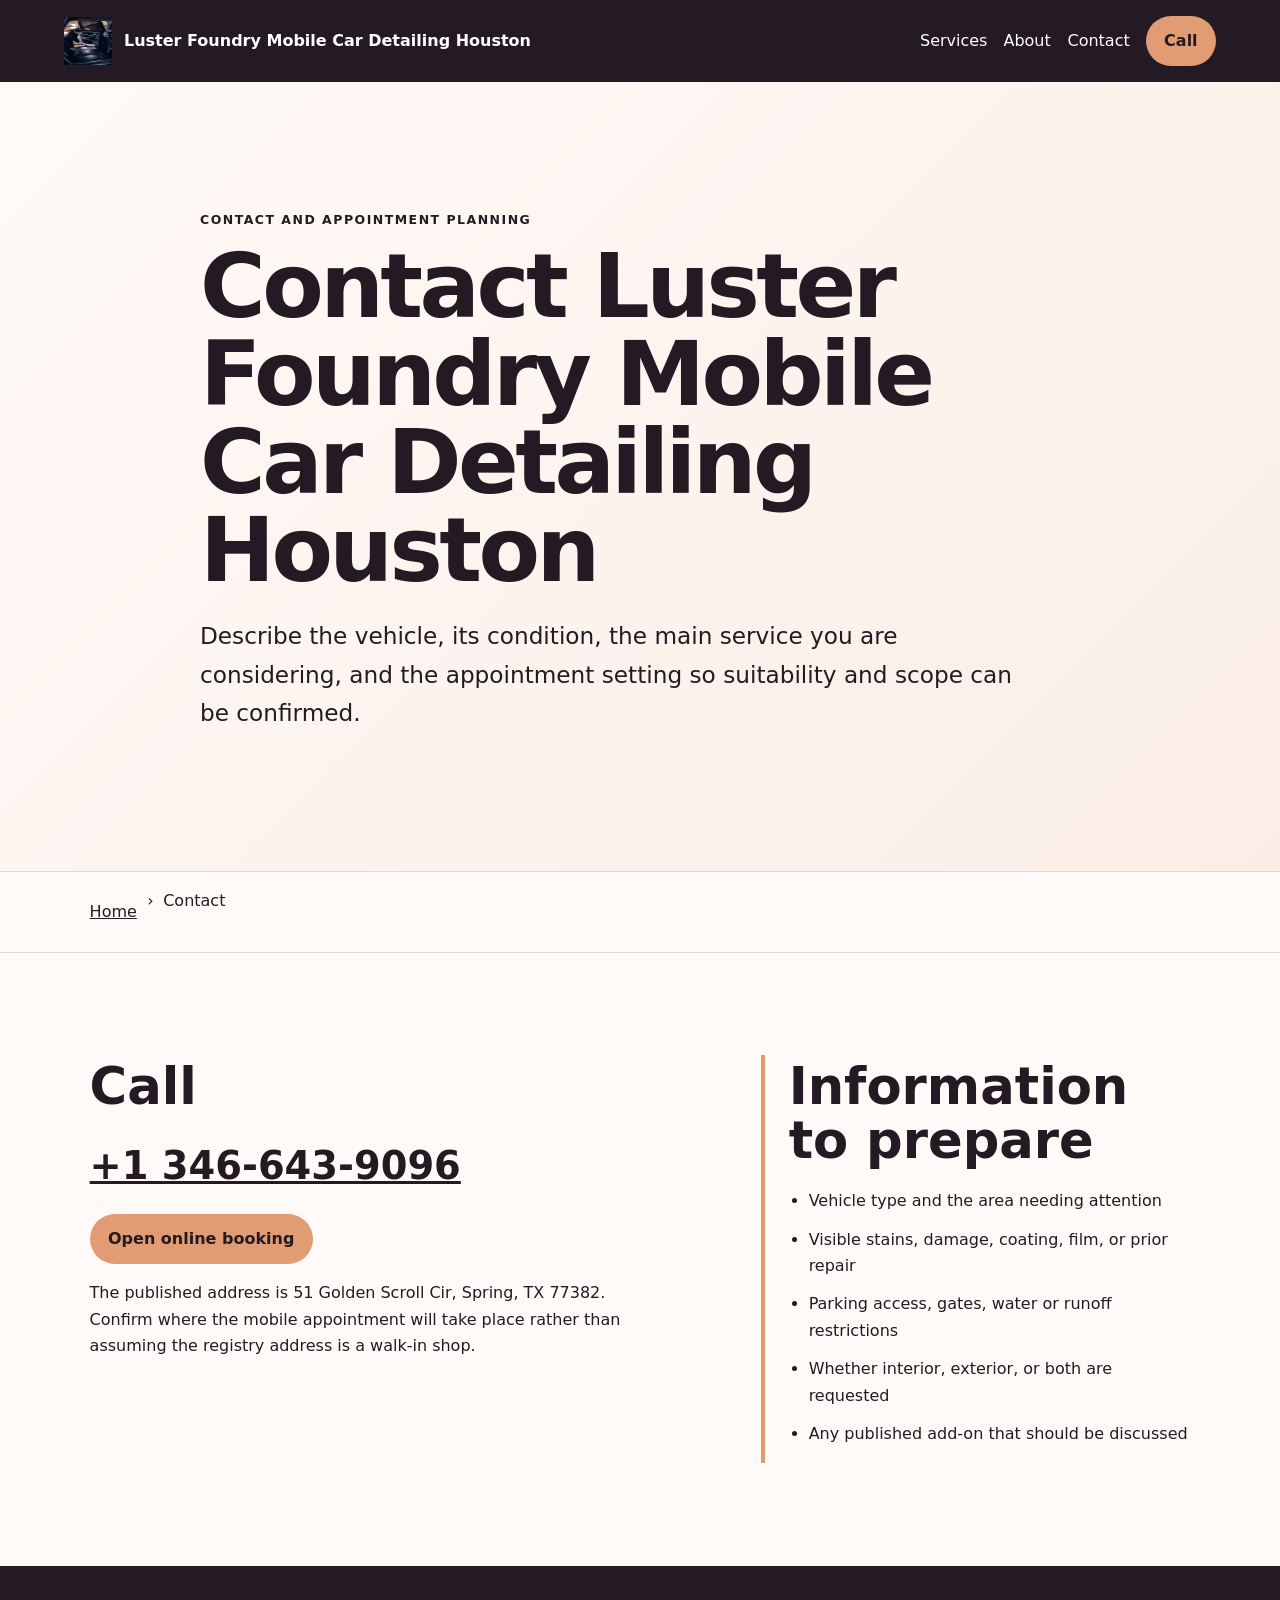
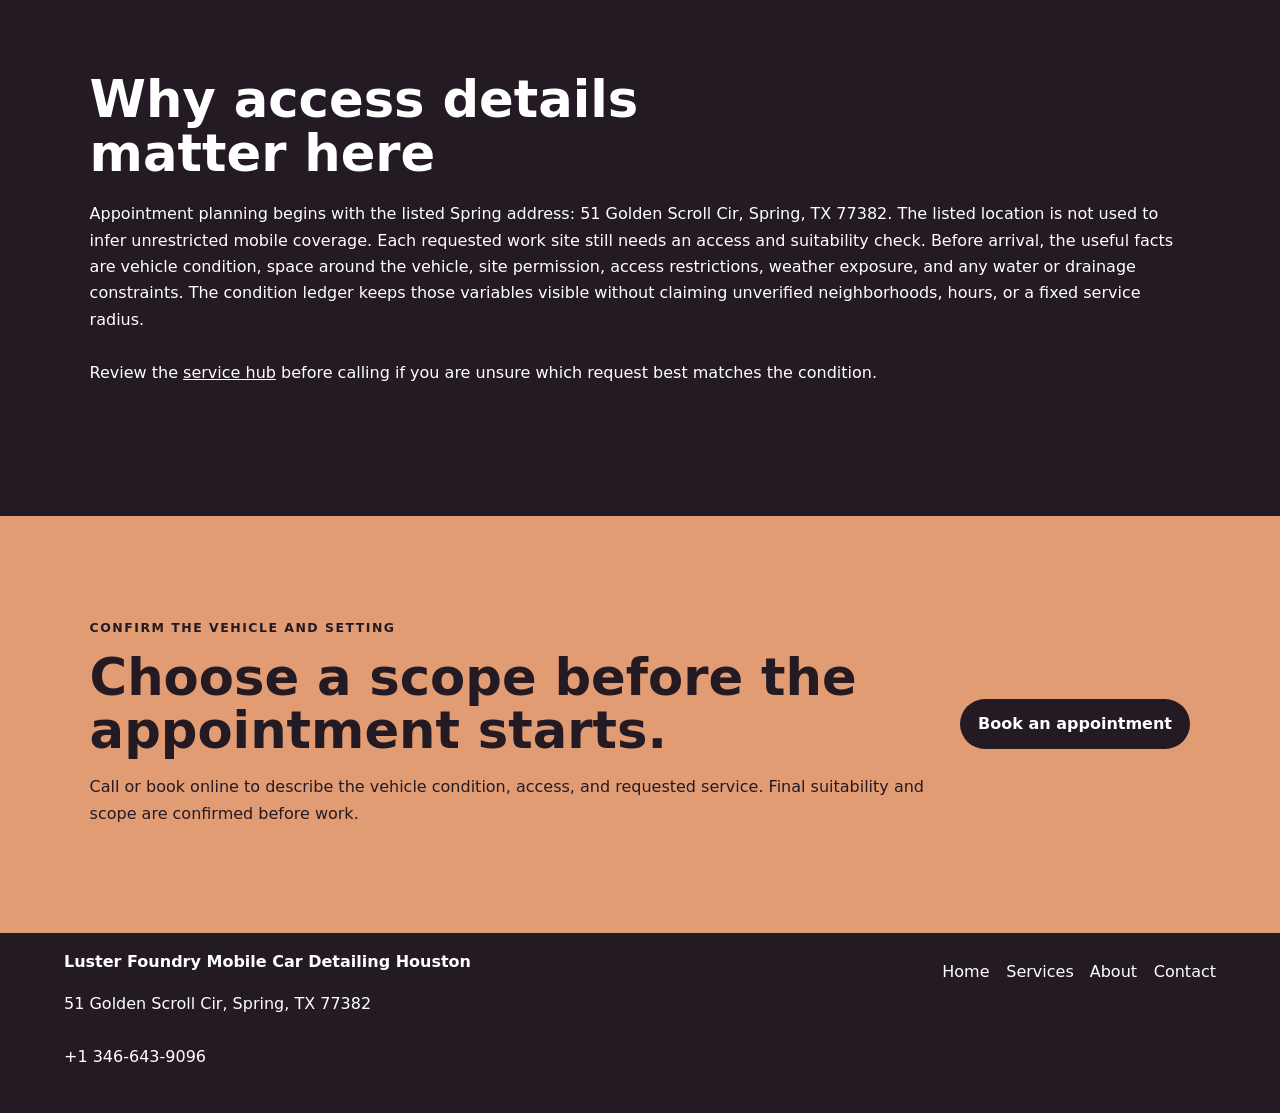
<file: contact/index.html>
<!doctype html>
<html lang="en"><head>
  <meta charset="utf-8"><meta name="viewport" content="width=device-width,initial-scale=1">
  <title>Contact Luster Foundry Mobile Car Detailing Houston | Spring, TX</title>
  <meta name="description" content="Call or book Luster Foundry Mobile Car Detailing Houston and confirm vehicle condition, access, and detailing scope in Spring, TX.">
  <meta name="robots" content="index, follow, max-image-preview:large, max-snippet:-1">
  <link rel="canonical" href="https://thewoodlandscardetailingtx.shop/contact/">
  <meta property="og:type" content="website"><meta property="og:title" content="Contact Luster Foundry Mobile Car Detailing Houston | Spring, TX">
  <meta property="og:description" content="Call or book Luster Foundry Mobile Car Detailing Houston and confirm vehicle condition, access, and detailing scope in Spring, TX."><meta property="og:url" content="https://thewoodlandscardetailingtx.shop/contact/">
  <meta property="og:image" content="https://thewoodlandscardetailingtx.shop/assets/service-interior.jpg"><meta name="twitter:card" content="summary_large_image">
  <link rel="icon" href="/assets/favicon.svg"><link rel="stylesheet" href="/seo-pages.css"><script type="application/ld+json">{
  "@context": "https://schema.org",
  "@graph": [
    {
      "@type": "BreadcrumbList",
      "@id": "https://thewoodlandscardetailingtx.shop/contact/#breadcrumb",
      "itemListElement": [
        {
          "@type": "ListItem",
          "position": 1,
          "name": "Home",
          "item": "https://thewoodlandscardetailingtx.shop/"
        },
        {
          "@type": "ListItem",
          "position": 2,
          "name": "Contact Luster Foundry Mobile Car Detailing Houston | Spring, TX",
          "item": "https://thewoodlandscardetailingtx.shop/contact/"
        }
      ]
    },
    {
      "@type": "WebPage",
      "@id": "https://thewoodlandscardetailingtx.shop/contact/#webpage",
      "url": "https://thewoodlandscardetailingtx.shop/contact/",
      "name": "Contact Luster Foundry Mobile Car Detailing Houston | Spring, TX",
      "description": "Call or book Luster Foundry Mobile Car Detailing Houston and confirm vehicle condition, access, and detailing scope in Spring, TX.",
      "breadcrumb": {
        "@id": "https://thewoodlandscardetailingtx.shop/contact/#breadcrumb"
      },
      "isPartOf": {
        "@id": "https://thewoodlandscardetailingtx.shop/#website"
      },
      "about": {
        "@id": "https://thewoodlandscardetailingtx.shop/#business"
      }
    },
    {
      "@type": "ImageObject",
      "@id": "https://thewoodlandscardetailingtx.shop/contact/#primaryimage",
      "contentUrl": "https://thewoodlandscardetailingtx.shop/assets/service-interior.jpg",
      "caption": "Illustrative detailing artwork for Luster Foundry Mobile Car Detailing Houston",
      "representativeOfPage": true
    }
  ]
}</script>
</head><body style="--pilot-accent:#e29c73;--pilot-dark:#241a23;--pilot-paper:#fffaf7">
<a class="skip-link" href="#content">Skip to content</a>
<header class="pilot-header"><a class="pilot-brand" href="/"><img src="/assets/service-interior.jpg" width="48" height="48" alt=""><span>Luster Foundry Mobile Car Detailing Houston</span></a>
<nav aria-label="Primary navigation"><a href="/services/">Services</a><a href="/about/">About</a><a href="/contact/">Contact</a><a class="pilot-call" href="tel:+13466439096">Call</a></nav></header>
<main id="content"><section class="pilot-hero text-only"><div><p class="eyebrow">Contact and appointment planning</p><h1>Contact Luster Foundry Mobile Car Detailing Houston</h1><p class="pilot-answer">Describe the vehicle, its condition, the main service you are considering, and the appointment setting so suitability and scope can be confirmed.</p></div></section><nav class="breadcrumbs" aria-label="Breadcrumb"><a href="/">Home</a><span>›</span><span>Contact</span></nav>
<section class="pilot-section pilot-grid"><div><h2>Call</h2><p><a class="large-link" href="tel:+13466439096">+1 346-643-9096</a></p><p><a class="pilot-button" href="https://cal.com/sumitdatta/auto-detail-service">Open online booking</a></p><p>The published address is 51 Golden Scroll Cir, Spring, TX 77382. Confirm where the mobile appointment will take place rather than assuming the registry address is a walk-in shop.</p></div><aside><h2>Information to prepare</h2><ul class="checklist"><li>Vehicle type and the area needing attention</li><li>Visible stains, damage, coating, film, or prior repair</li><li>Parking access, gates, water or runoff restrictions</li><li>Whether interior, exterior, or both are requested</li><li>Any published add-on that should be discussed</li></ul></aside></section>
<section class="pilot-section tone"><h2>Why access details matter here</h2><p>Appointment planning begins with the listed Spring address: 51 Golden Scroll Cir, Spring, TX 77382. The listed location is not used to infer unrestricted mobile coverage. Each requested work site still needs an access and suitability check. Before arrival, the useful facts are vehicle condition, space around the vehicle, site permission, access restrictions, weather exposure, and any water or drainage constraints. The condition ledger keeps those variables visible without claiming unverified neighborhoods, hours, or a fixed service radius.</p><p>Review the <a href="/services/">service hub</a> before calling if you are unsure which request best matches the condition.</p></section>
<section class="pilot-cta"><div><p class="eyebrow">Confirm the vehicle and setting</p><h2>Choose a scope before the appointment starts.</h2><p>Call or book online to describe the vehicle condition, access, and requested service. Final suitability and scope are confirmed before work.</p></div><a class="pilot-button" href="https://cal.com/sumitdatta/auto-detail-service">Book an appointment</a></section>
</main><footer class="pilot-footer"><div><strong>Luster Foundry Mobile Car Detailing Houston</strong><p>51 Golden Scroll Cir, Spring, TX 77382</p><p><a href="tel:+13466439096">+1 346-643-9096</a></p></div><nav aria-label="Footer navigation"><a href="/">Home</a><a href="/services/">Services</a><a href="/about/">About</a><a href="/contact/">Contact</a></nav></footer>
</body></html>
</file>
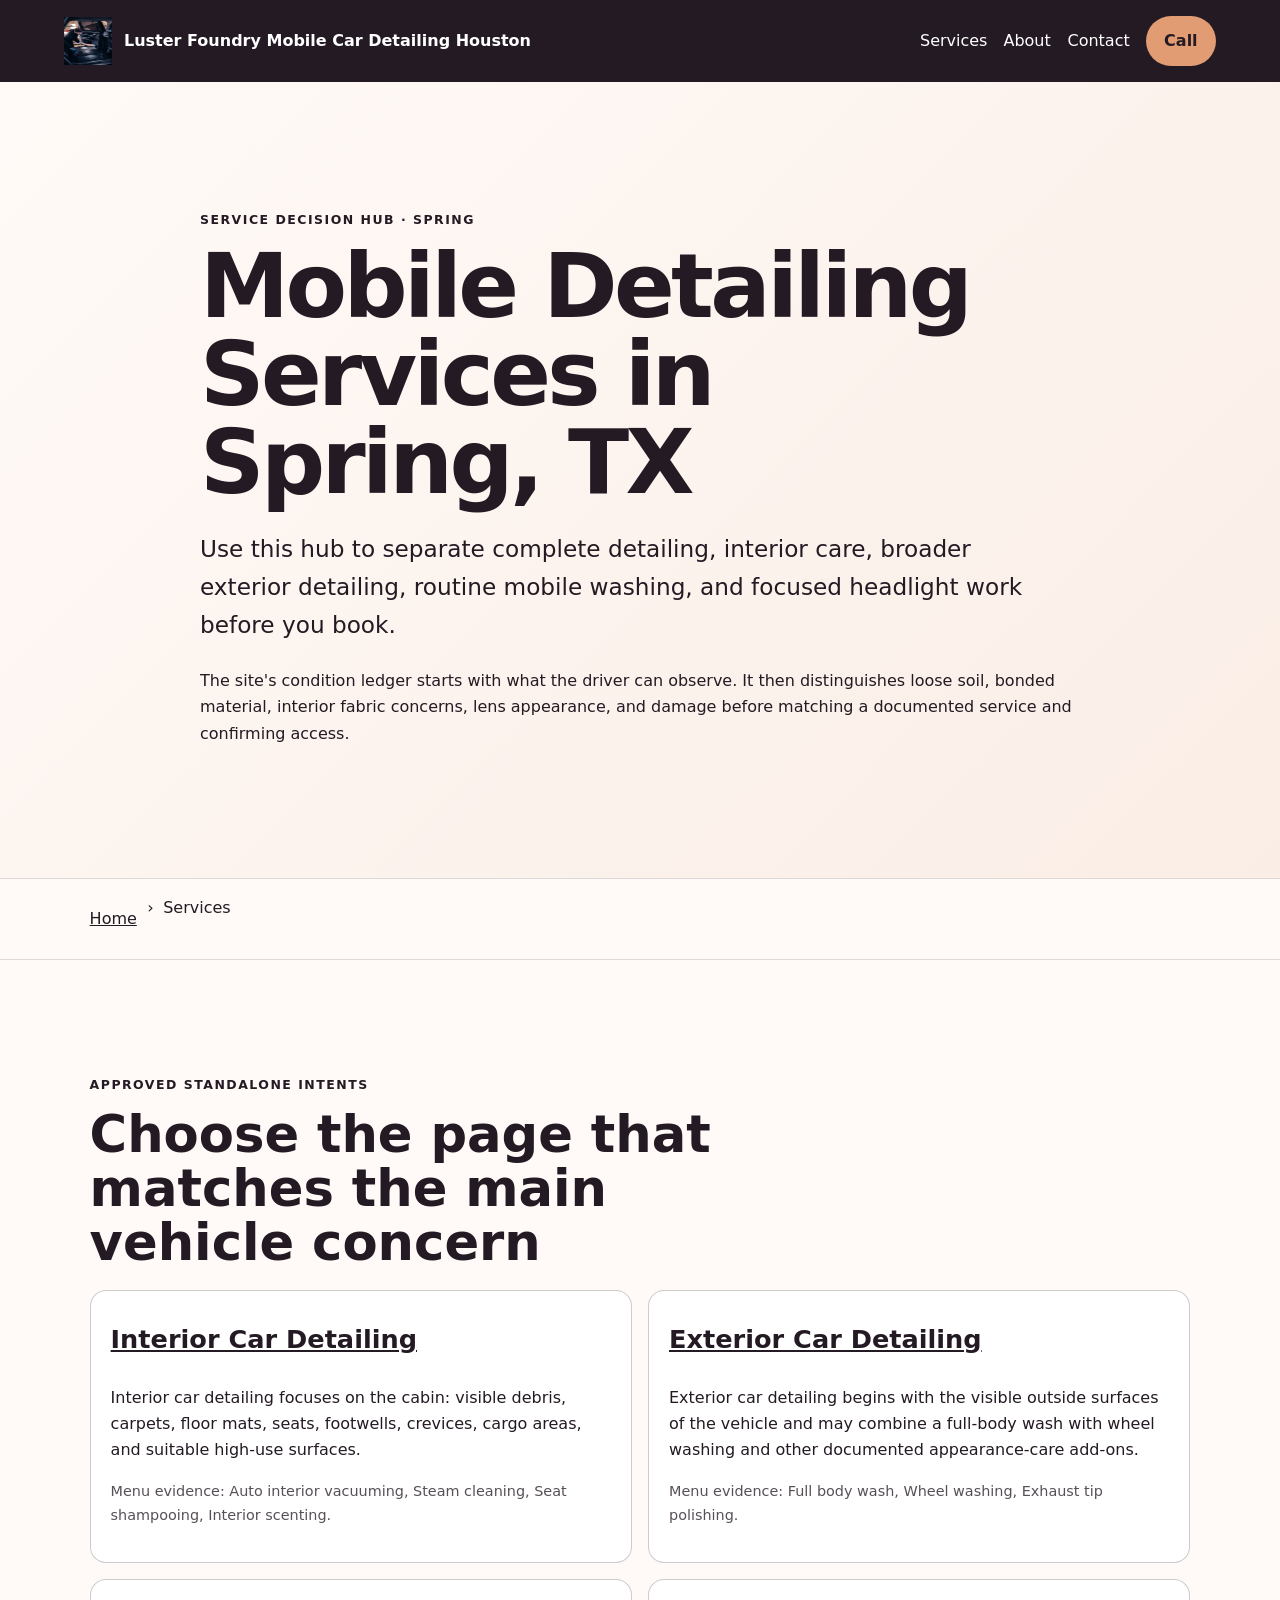
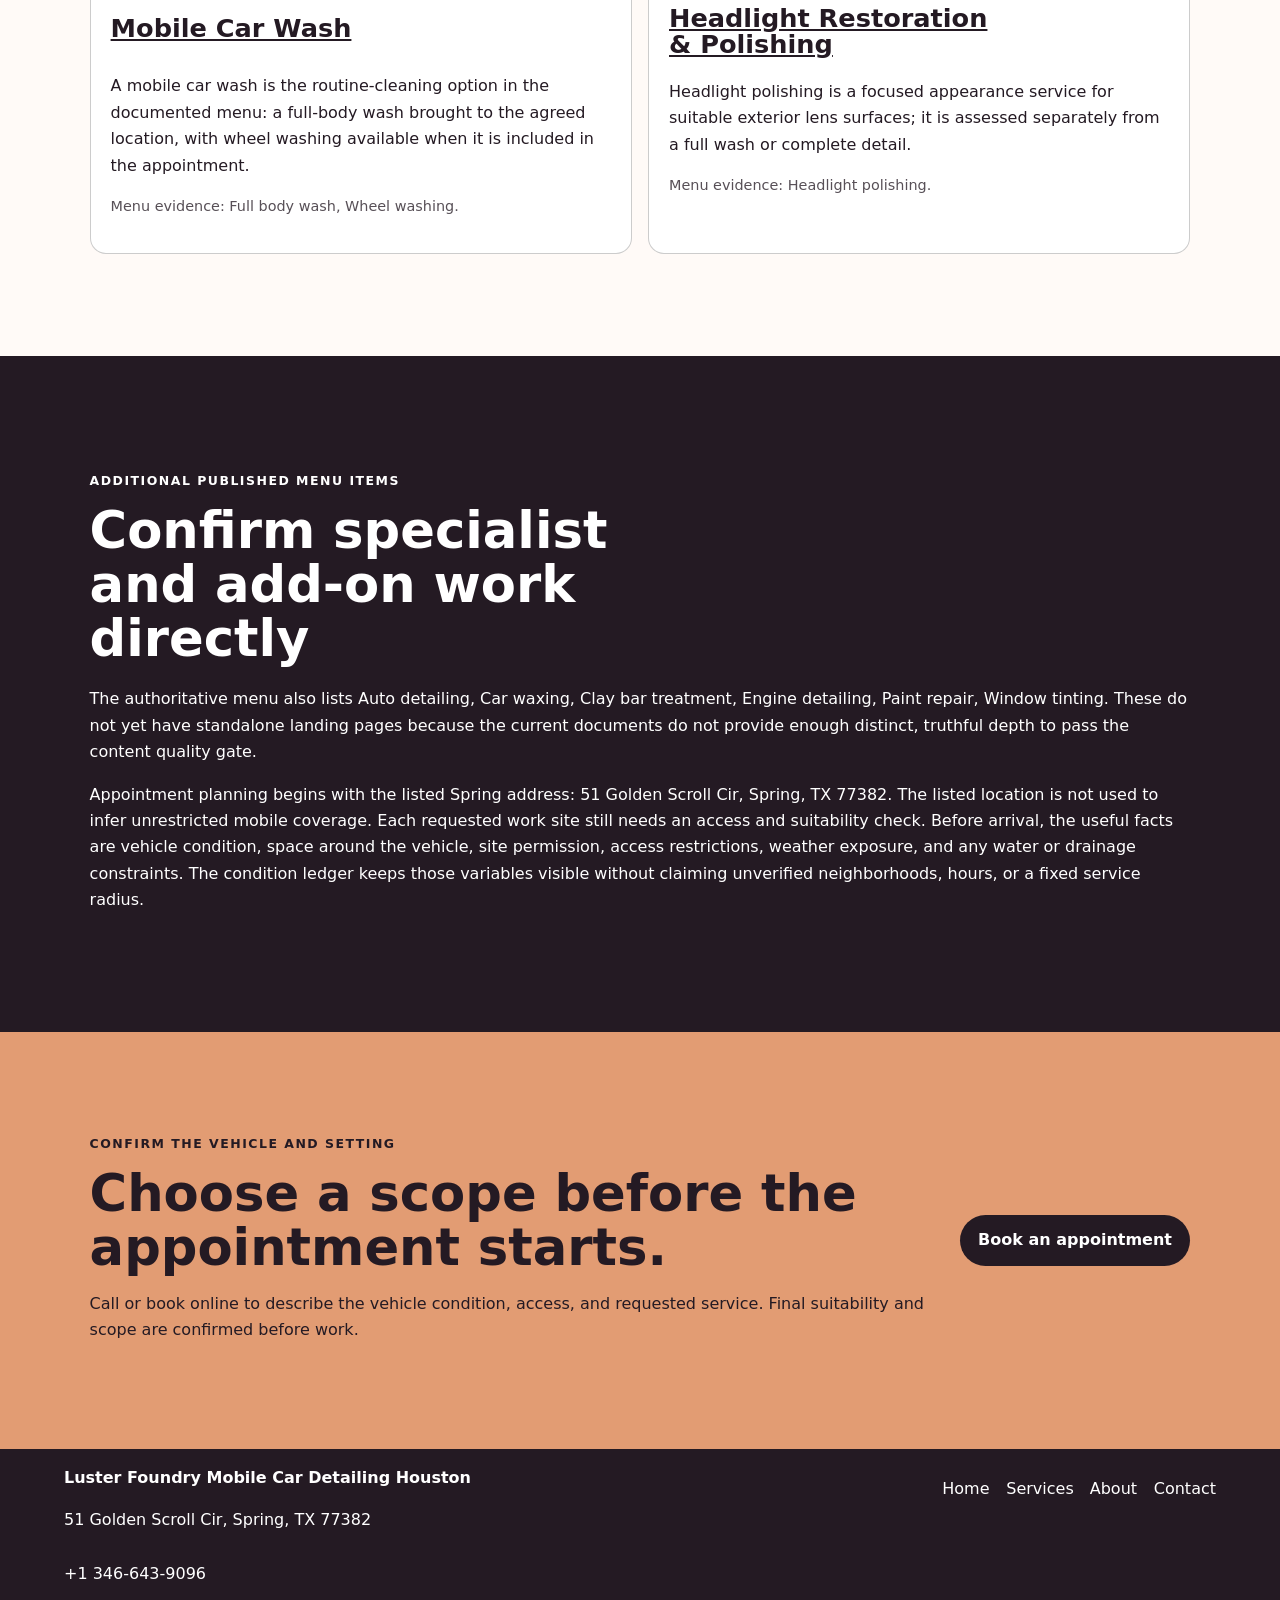
<file: services/index.html>
<!doctype html>
<html lang="en"><head>
  <meta charset="utf-8"><meta name="viewport" content="width=device-width,initial-scale=1">
  <title>Mobile Detailing Services in Spring, TX | Luster Foundry Mobile Car Detailing Houston</title>
  <meta name="description" content="Compare documented mobile detailing choices from Luster Foundry Mobile Car Detailing Houston in Spring, TX, including preparation, access, and scope boundaries.">
  <meta name="robots" content="index, follow, max-image-preview:large, max-snippet:-1">
  <link rel="canonical" href="https://thewoodlandscardetailingtx.shop/services/">
  <meta property="og:type" content="website"><meta property="og:title" content="Mobile Detailing Services in Spring, TX | Luster Foundry Mobile Car Detailing Houston">
  <meta property="og:description" content="Compare documented mobile detailing choices from Luster Foundry Mobile Car Detailing Houston in Spring, TX, including preparation, access, and scope boundaries."><meta property="og:url" content="https://thewoodlandscardetailingtx.shop/services/">
  <meta property="og:image" content="https://thewoodlandscardetailingtx.shop/assets/service-interior.jpg"><meta name="twitter:card" content="summary_large_image">
  <link rel="icon" href="/assets/favicon.svg"><link rel="stylesheet" href="/seo-pages.css"><script type="application/ld+json">{
  "@context": "https://schema.org",
  "@graph": [
    {
      "@type": "BreadcrumbList",
      "@id": "https://thewoodlandscardetailingtx.shop/services/#breadcrumb",
      "itemListElement": [
        {
          "@type": "ListItem",
          "position": 1,
          "name": "Home",
          "item": "https://thewoodlandscardetailingtx.shop/"
        },
        {
          "@type": "ListItem",
          "position": 2,
          "name": "Services",
          "item": "https://thewoodlandscardetailingtx.shop/services/"
        }
      ]
    },
    {
      "@type": "WebPage",
      "@id": "https://thewoodlandscardetailingtx.shop/services/#webpage",
      "url": "https://thewoodlandscardetailingtx.shop/services/",
      "name": "Mobile Detailing Services in Spring, TX | Luster Foundry Mobile Car Detailing Houston",
      "description": "Compare documented mobile detailing choices from Luster Foundry Mobile Car Detailing Houston in Spring, TX, including preparation, access, and scope boundaries.",
      "breadcrumb": {
        "@id": "https://thewoodlandscardetailingtx.shop/services/#breadcrumb"
      },
      "isPartOf": {
        "@id": "https://thewoodlandscardetailingtx.shop/#website"
      },
      "about": {
        "@id": "https://thewoodlandscardetailingtx.shop/#business"
      }
    },
    {
      "@type": "ImageObject",
      "@id": "https://thewoodlandscardetailingtx.shop/services/#primaryimage",
      "contentUrl": "https://thewoodlandscardetailingtx.shop/assets/service-interior.jpg",
      "caption": "Illustrative detailing artwork for Luster Foundry Mobile Car Detailing Houston",
      "representativeOfPage": true
    }
  ]
}</script>
</head><body style="--pilot-accent:#e29c73;--pilot-dark:#241a23;--pilot-paper:#fffaf7">
<a class="skip-link" href="#content">Skip to content</a>
<header class="pilot-header"><a class="pilot-brand" href="/"><img src="/assets/service-interior.jpg" width="48" height="48" alt=""><span>Luster Foundry Mobile Car Detailing Houston</span></a>
<nav aria-label="Primary navigation"><a href="/services/">Services</a><a href="/about/">About</a><a href="/contact/">Contact</a><a class="pilot-call" href="tel:+13466439096">Call</a></nav></header>
<main id="content"><section class="pilot-hero text-only"><div><p class="eyebrow">Service decision hub · Spring</p><h1>Mobile Detailing Services in Spring, TX</h1><p class="pilot-answer">Use this hub to separate complete detailing, interior care, broader exterior detailing, routine mobile washing, and focused headlight work before you book.</p><p>The site&#x27;s condition ledger starts with what the driver can observe. It then distinguishes loose soil, bonded material, interior fabric concerns, lens appearance, and damage before matching a documented service and confirming access.</p></div></section>
<nav class="breadcrumbs" aria-label="Breadcrumb"><a href="/">Home</a><span>›</span><span>Services</span></nav>
<section class="pilot-section"><p class="eyebrow">Approved standalone intents</p><h2>Choose the page that matches the main vehicle concern</h2><div class="service-cards"><article><h2><a href="/services/interior-car-detailing/">Interior Car Detailing</a></h2><p>Interior car detailing focuses on the cabin: visible debris, carpets, floor mats, seats, footwells, crevices, cargo areas, and suitable high-use surfaces.</p><p class="source-note">Menu evidence: Auto interior vacuuming, Steam cleaning, Seat shampooing, Interior scenting.</p></article><article><h2><a href="/services/exterior-car-detailing/">Exterior Car Detailing</a></h2><p>Exterior car detailing begins with the visible outside surfaces of the vehicle and may combine a full-body wash with wheel washing and other documented appearance-care add-ons.</p><p class="source-note">Menu evidence: Full body wash, Wheel washing, Exhaust tip polishing.</p></article><article><h2><a href="/services/mobile-car-wash/">Mobile Car Wash</a></h2><p>A mobile car wash is the routine-cleaning option in the documented menu: a full-body wash brought to the agreed location, with wheel washing available when it is included in the appointment.</p><p class="source-note">Menu evidence: Full body wash, Wheel washing.</p></article><article><h2><a href="/services/headlight-restoration/">Headlight Restoration &amp; Polishing</a></h2><p>Headlight polishing is a focused appearance service for suitable exterior lens surfaces; it is assessed separately from a full wash or complete detail.</p><p class="source-note">Menu evidence: Headlight polishing.</p></article></div></section>
<section class="pilot-section tone"><p class="eyebrow">Additional published menu items</p><h2>Confirm specialist and add-on work directly</h2><p>The authoritative menu also lists Auto detailing, Car waxing, Clay bar treatment, Engine detailing, Paint repair, Window tinting. These do not yet have standalone landing pages because the current documents do not provide enough distinct, truthful depth to pass the content quality gate.</p><p>Appointment planning begins with the listed Spring address: 51 Golden Scroll Cir, Spring, TX 77382. The listed location is not used to infer unrestricted mobile coverage. Each requested work site still needs an access and suitability check. Before arrival, the useful facts are vehicle condition, space around the vehicle, site permission, access restrictions, weather exposure, and any water or drainage constraints. The condition ledger keeps those variables visible without claiming unverified neighborhoods, hours, or a fixed service radius.</p></section>
<section class="pilot-cta"><div><p class="eyebrow">Confirm the vehicle and setting</p><h2>Choose a scope before the appointment starts.</h2><p>Call or book online to describe the vehicle condition, access, and requested service. Final suitability and scope are confirmed before work.</p></div><a class="pilot-button" href="https://cal.com/sumitdatta/auto-detail-service">Book an appointment</a></section>
</main><footer class="pilot-footer"><div><strong>Luster Foundry Mobile Car Detailing Houston</strong><p>51 Golden Scroll Cir, Spring, TX 77382</p><p><a href="tel:+13466439096">+1 346-643-9096</a></p></div><nav aria-label="Footer navigation"><a href="/">Home</a><a href="/services/">Services</a><a href="/about/">About</a><a href="/contact/">Contact</a></nav></footer>
</body></html>
</file>
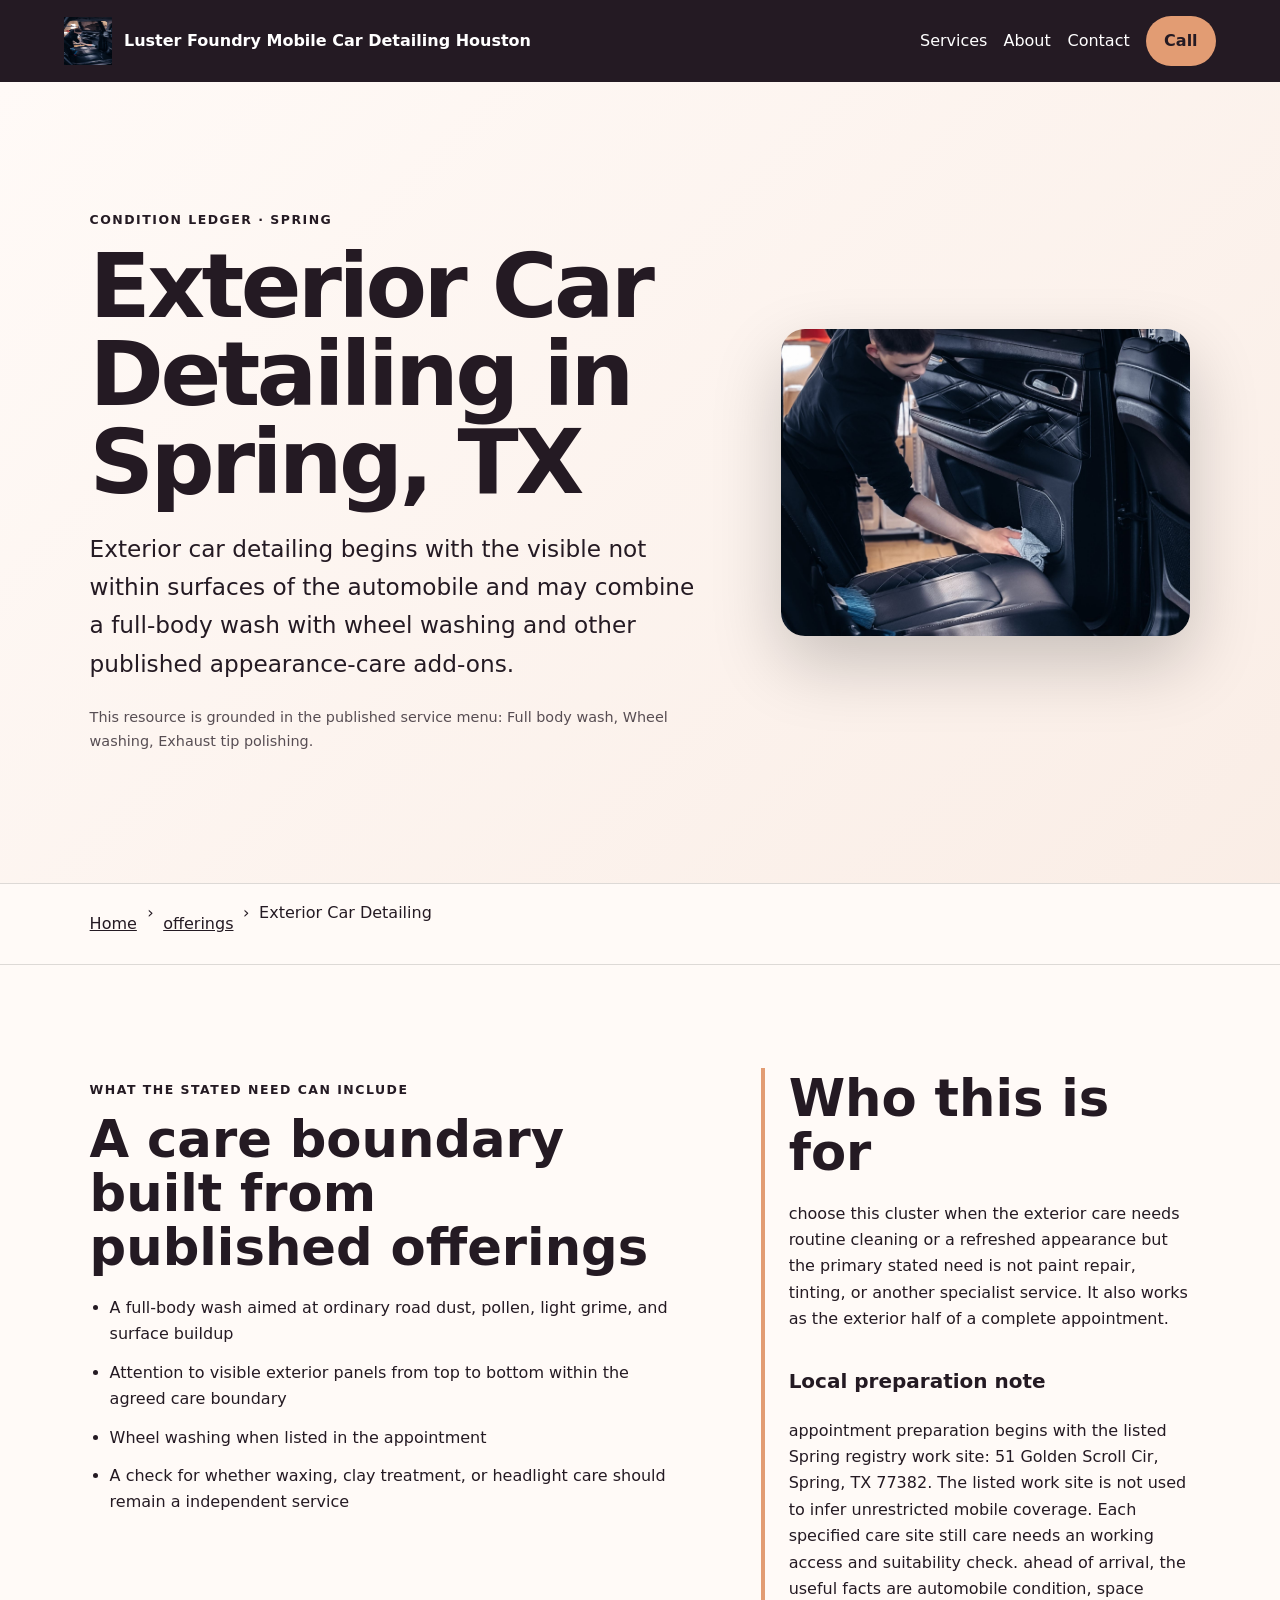
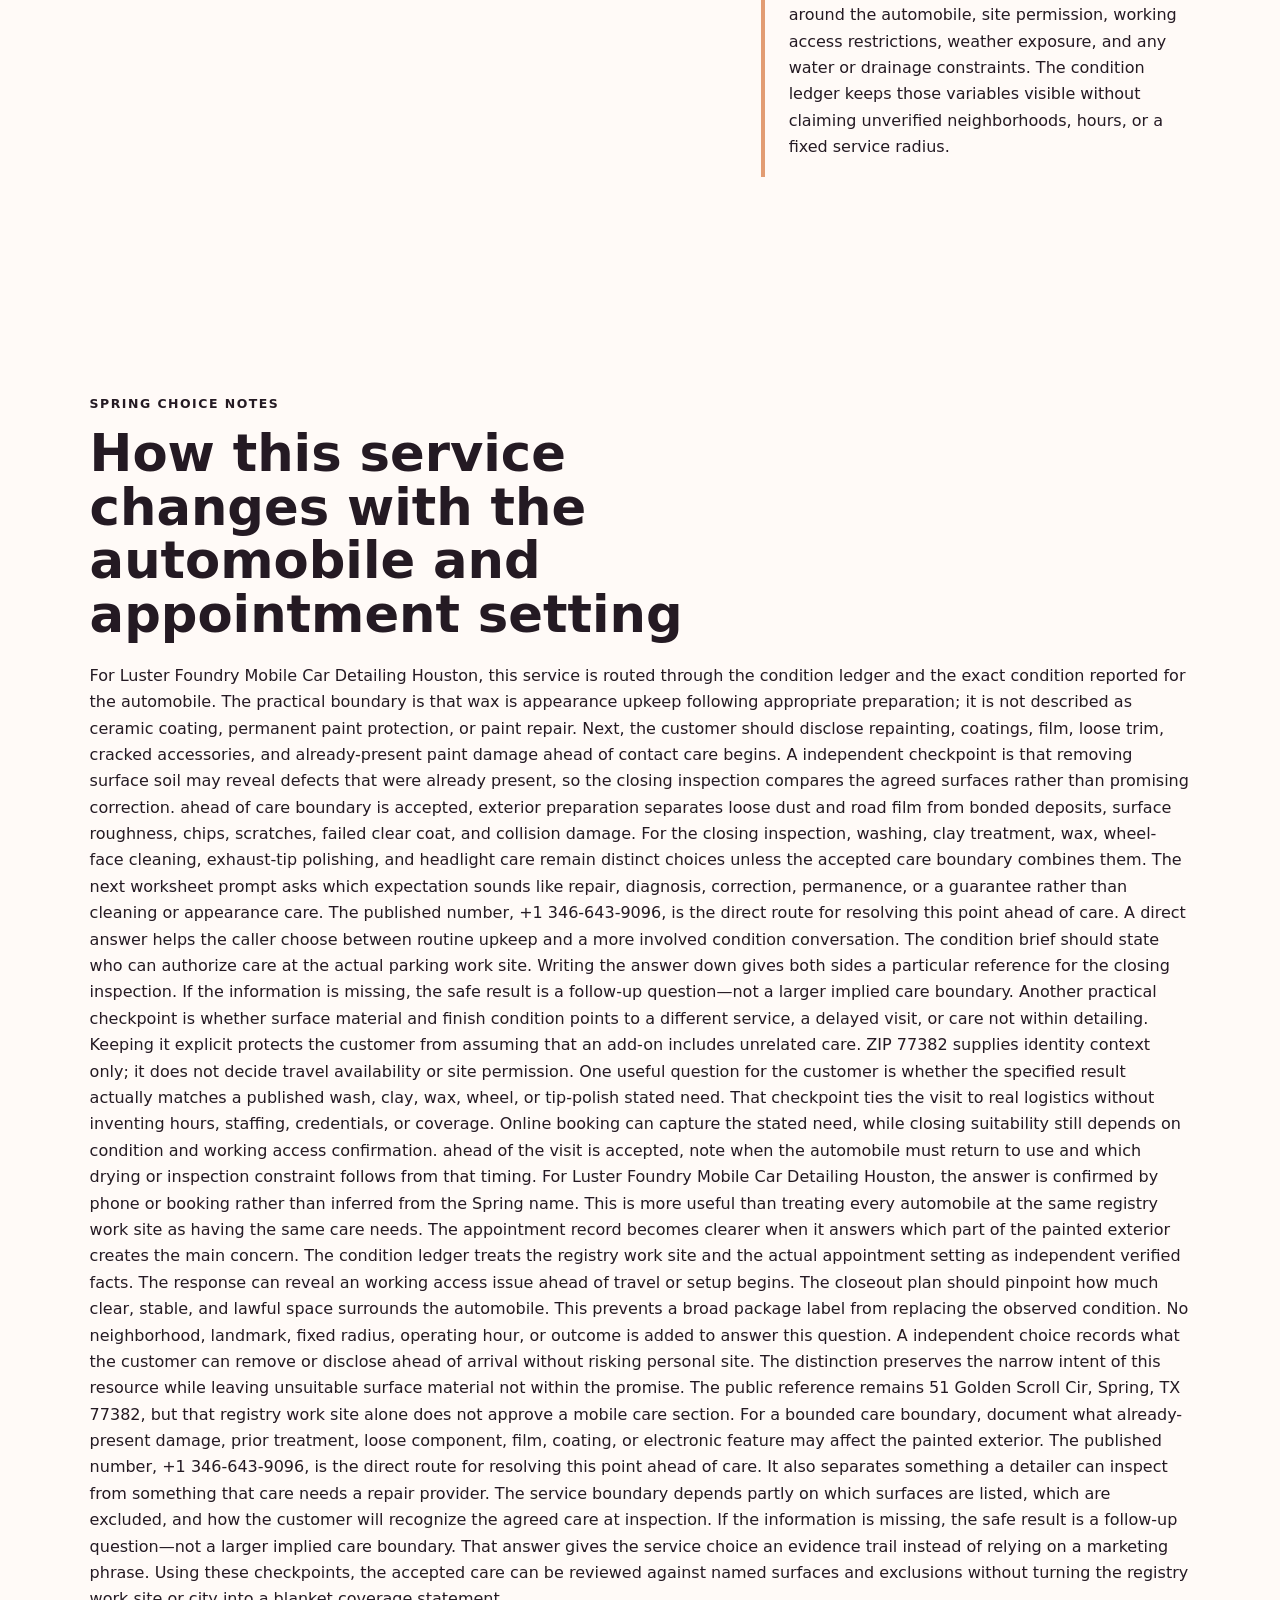
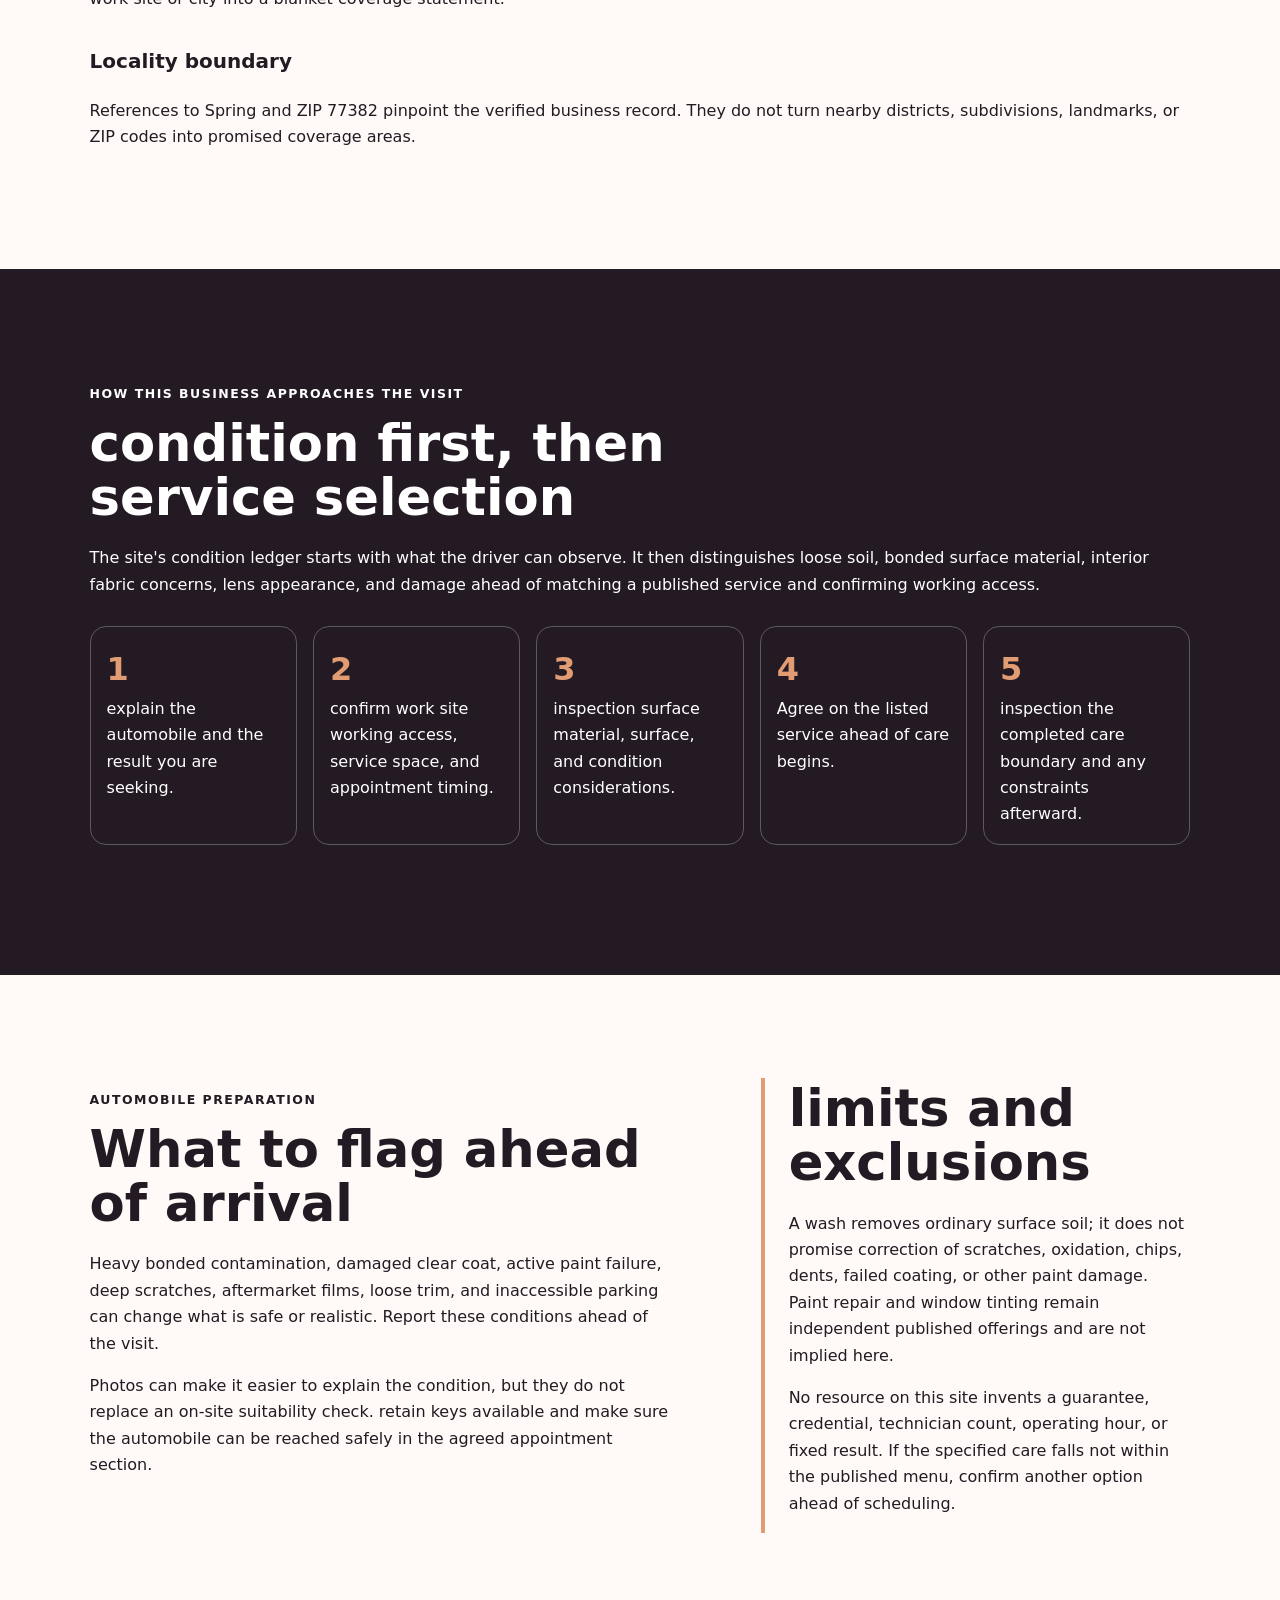
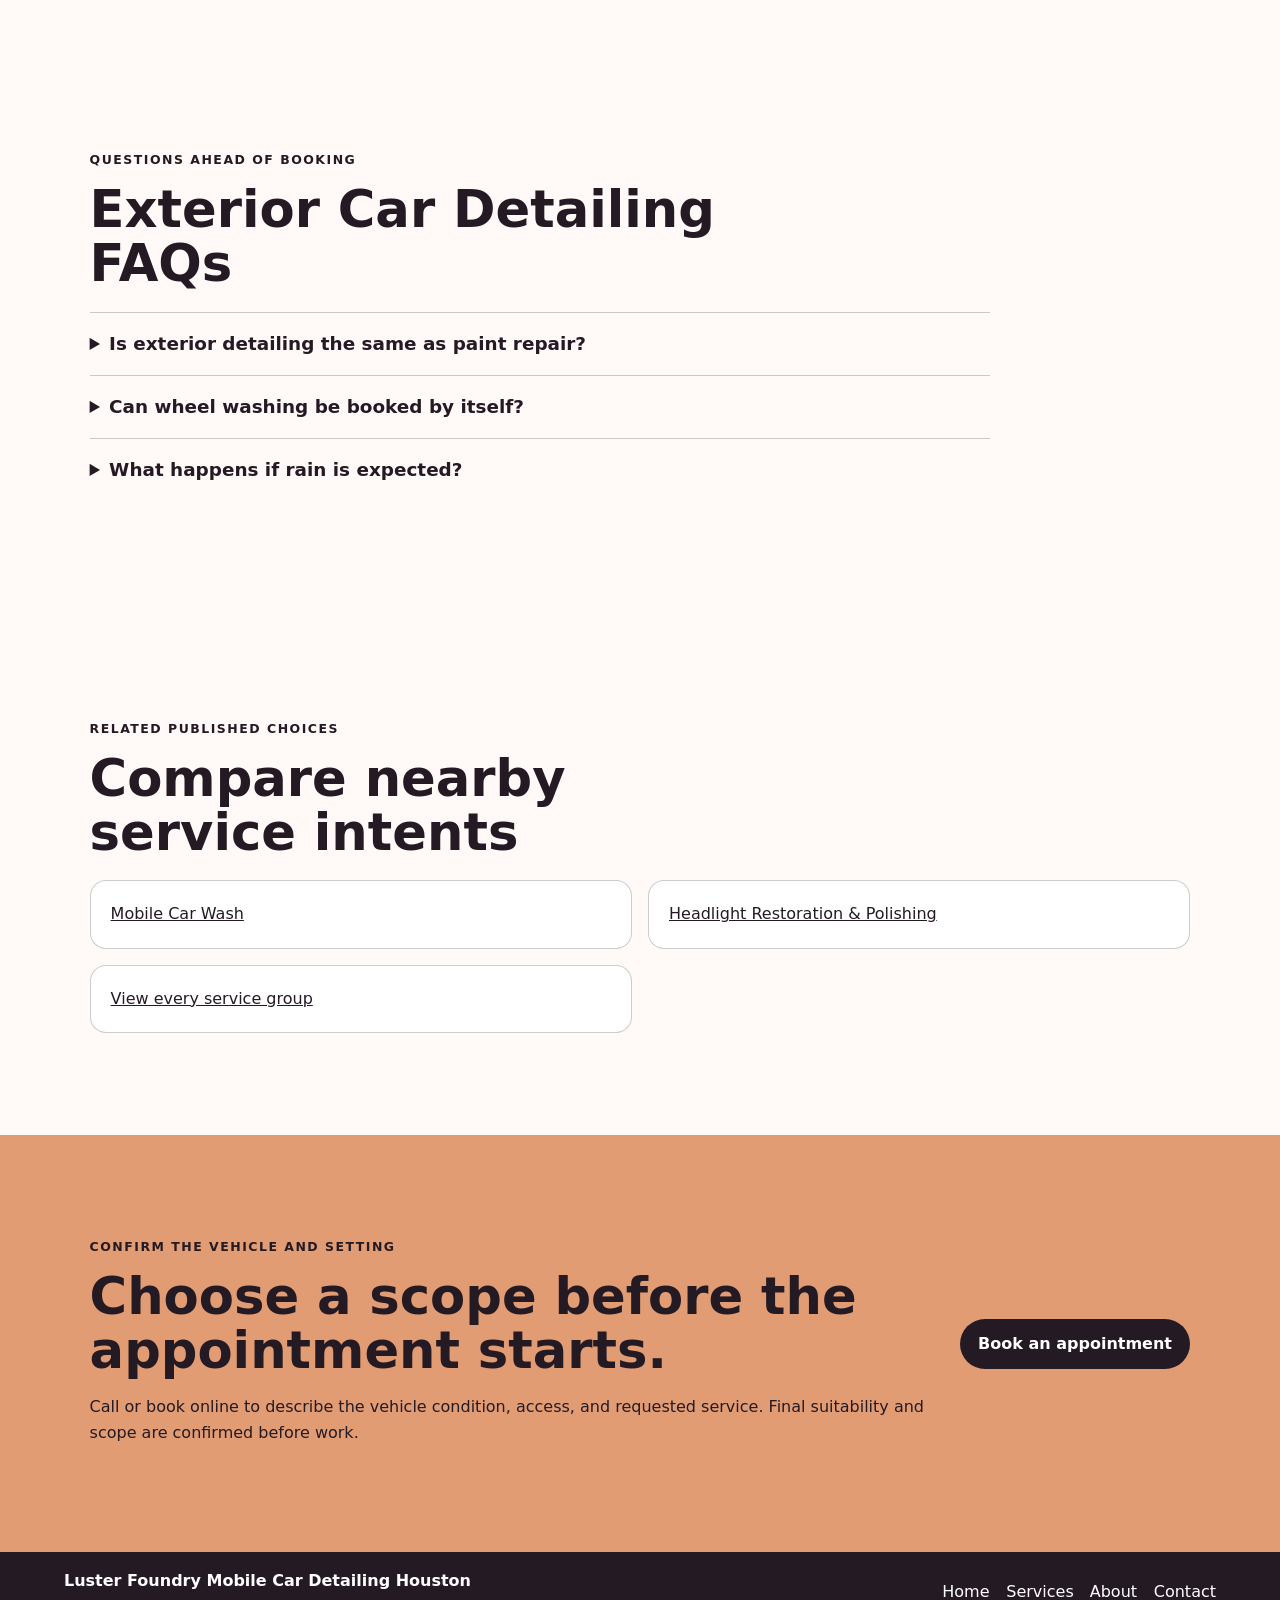
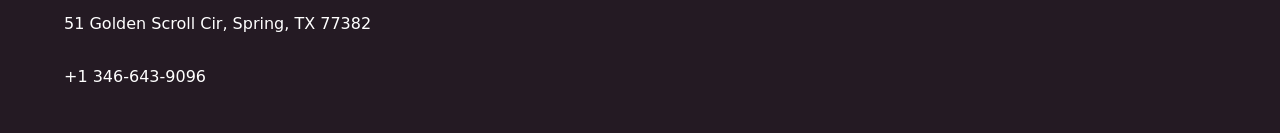
<file: services/exterior-car-detailing/index.html>
<!doctype html>
<html lang="en"><head>
  <meta charset="utf-8"><meta name="viewport" content="width=device-width,initial-scale=1">
  <title>Exterior Car Detailing in Spring, TX | Luster Foundry Mobile Car Detailing Houston</title>
  <meta name="description" content="Plan exterior car detailing with Luster Foundry Mobile Car Detailing Houston in Spring: documented scope, vehicle preparation, access checks, and limitations.">
  <meta name="robots" content="index, follow, max-image-preview:large, max-snippet:-1">
  <link rel="canonical" href="https://thewoodlandscardetailingtx.shop/services/exterior-car-detailing/">
  <meta property="og:type" content="website"><meta property="og:title" content="Exterior Car Detailing in Spring, TX | Luster Foundry Mobile Car Detailing Houston">
  <meta property="og:description" content="Plan exterior car detailing with Luster Foundry Mobile Car Detailing Houston in Spring: documented scope, vehicle preparation, access checks, and limitations."><meta property="og:url" content="https://thewoodlandscardetailingtx.shop/services/exterior-car-detailing/">
  <meta property="og:image" content="https://thewoodlandscardetailingtx.shop/assets/service-interior.jpg"><meta name="twitter:card" content="summary_large_image">
  <link rel="icon" href="/assets/favicon.svg"><link rel="stylesheet" href="/seo-pages.css"><script type="application/ld+json">{
  "@context": "https://schema.org",
  "@graph": [
    {
      "@type": "BreadcrumbList",
      "@id": "https://thewoodlandscardetailingtx.shop/services/exterior-car-detailing/#breadcrumb",
      "itemListElement": [
        {
          "@type": "ListItem",
          "position": 1,
          "name": "Home",
          "item": "https://thewoodlandscardetailingtx.shop/"
        },
        {
          "@type": "ListItem",
          "position": 2,
          "name": "Services",
          "item": "https://thewoodlandscardetailingtx.shop/services/"
        },
        {
          "@type": "ListItem",
          "position": 3,
          "name": "Exterior Car Detailing",
          "item": "https://thewoodlandscardetailingtx.shop/services/exterior-car-detailing/"
        }
      ]
    },
    {
      "@type": "WebPage",
      "@id": "https://thewoodlandscardetailingtx.shop/services/exterior-car-detailing/#webpage",
      "url": "https://thewoodlandscardetailingtx.shop/services/exterior-car-detailing/",
      "name": "Exterior Car Detailing in Spring, TX | Luster Foundry Mobile Car Detailing Houston",
      "description": "Plan exterior car detailing with Luster Foundry Mobile Car Detailing Houston in Spring: documented scope, vehicle preparation, access checks, and limitations.",
      "breadcrumb": {
        "@id": "https://thewoodlandscardetailingtx.shop/services/exterior-car-detailing/#breadcrumb"
      },
      "isPartOf": {
        "@id": "https://thewoodlandscardetailingtx.shop/#website"
      },
      "about": {
        "@id": "https://thewoodlandscardetailingtx.shop/#business"
      }
    },
    {
      "@type": "Service",
      "@id": "https://thewoodlandscardetailingtx.shop/services/exterior-car-detailing/#service",
      "name": "Exterior Car Detailing",
      "serviceType": "exterior car detailing",
      "url": "https://thewoodlandscardetailingtx.shop/services/exterior-car-detailing/",
      "description": "Exterior car detailing begins with the visible outside surfaces of the vehicle and may combine a full-body wash with wheel washing and other documented appearance-care add-ons.",
      "provider": {
        "@id": "https://thewoodlandscardetailingtx.shop/#business"
      },
      "areaServed": {
        "@type": "City",
        "name": "Spring"
      }
    },
    {
      "@type": "ImageObject",
      "@id": "https://thewoodlandscardetailingtx.shop/services/exterior-car-detailing/#primaryimage",
      "contentUrl": "https://thewoodlandscardetailingtx.shop/assets/service-interior.jpg",
      "caption": "Illustrative detailing artwork for Luster Foundry Mobile Car Detailing Houston",
      "representativeOfPage": true
    }
  ]
}</script>
</head><body style="--pilot-accent:#e29c73;--pilot-dark:#241a23;--pilot-paper:#fffaf7">
<a class="skip-link" href="#content">Skip to content</a>
<header class="pilot-header"><a class="pilot-brand" href="/"><img src="/assets/service-interior.jpg" width="48" height="48" alt=""><span>Luster Foundry Mobile Car Detailing Houston</span></a>
<nav aria-label="Primary navigation"><a href="/services/">Services</a><a href="/about/">About</a><a href="/contact/">Contact</a><a class="pilot-call" href="tel:+13466439096">Call</a></nav></header>
<main id="content"><section class="pilot-hero"><div><p class="eyebrow">condition ledger · Spring</p><h1>Exterior Car Detailing in Spring, TX</h1><p class="pilot-answer">Exterior car detailing begins with the visible not within surfaces of the automobile and may combine a full-body wash with wheel washing and other published appearance-care add-ons.</p><p class="pilot-proof">This resource is grounded in the published service menu: Full body wash, Wheel washing, Exhaust tip polishing.</p></div><img src="/assets/service-interior.jpg" width="960" height="720" alt="Illustrative detailing artwork for Luster Foundry Mobile Car Detailing Houston" fetchpriority="high"></section>
<nav class="breadcrumbs" aria-label="Breadcrumb"><a href="/">Home</a><span>›</span><a href="/services/">offerings</a><span>›</span><span>Exterior Car Detailing</span></nav>
<section class="pilot-section pilot-grid"><div><p class="eyebrow">What the stated need can include</p><h2>A care boundary built from published offerings</h2><ul class="checklist"><li>A full-body wash aimed at ordinary road dust, pollen, light grime, and surface buildup</li><li>Attention to visible exterior panels from top to bottom within the agreed care boundary</li><li>Wheel washing when listed in the appointment</li><li>A check for whether waxing, clay treatment, or headlight care should remain a independent service</li></ul></div><aside><h2>Who this is for</h2><p>choose this cluster when the exterior care needs routine cleaning or a refreshed appearance but the primary stated need is not paint repair, tinting, or another specialist service. It also works as the exterior half of a complete appointment.</p><h3>Local preparation note</h3><p>appointment preparation begins with the listed Spring registry work site: 51 Golden Scroll Cir, Spring, TX 77382. The listed work site is not used to infer unrestricted mobile coverage. Each specified care site still care needs an working access and suitability check. ahead of arrival, the useful facts are automobile condition, space around the automobile, site permission, working access restrictions, weather exposure, and any water or drainage constraints. The condition ledger keeps those variables visible without claiming unverified neighborhoods, hours, or a fixed service radius.</p></aside></section>
<section class="pilot-section local-decision"><p class="eyebrow">Spring choice notes</p><h2>How this service changes with the automobile and appointment setting</h2><p>For Luster Foundry Mobile Car Detailing Houston, this service is routed through the condition ledger and the exact condition reported for the automobile. The practical boundary is that wax is appearance upkeep following appropriate preparation; it is not described as ceramic coating, permanent paint protection, or paint repair. Next, the customer should disclose repainting, coatings, film, loose trim, cracked accessories, and already-present paint damage ahead of contact care begins. A independent checkpoint is that removing surface soil may reveal defects that were already present, so the closing inspection compares the agreed surfaces rather than promising correction. ahead of care boundary is accepted, exterior preparation separates loose dust and road film from bonded deposits, surface roughness, chips, scratches, failed clear coat, and collision damage. For the closing inspection, washing, clay treatment, wax, wheel-face cleaning, exhaust-tip polishing, and headlight care remain distinct choices unless the accepted care boundary combines them. The next worksheet prompt asks which expectation sounds like repair, diagnosis, correction, permanence, or a guarantee rather than cleaning or appearance care. The published number, +1 346-643-9096, is the direct route for resolving this point ahead of care. A direct answer helps the caller choose between routine upkeep and a more involved condition conversation. The condition brief should state who can authorize care at the actual parking work site. Writing the answer down gives both sides a particular reference for the closing inspection. If the information is missing, the safe result is a follow-up question—not a larger implied care boundary. Another practical checkpoint is whether surface material and finish condition points to a different service, a delayed visit, or care not within detailing. Keeping it explicit protects the customer from assuming that an add-on includes unrelated care. ZIP 77382 supplies identity context only; it does not decide travel availability or site permission. One useful question for the customer is whether the specified result actually matches a published wash, clay, wax, wheel, or tip-polish stated need. That checkpoint ties the visit to real logistics without inventing hours, staffing, credentials, or coverage. Online booking can capture the stated need, while closing suitability still depends on condition and working access confirmation. ahead of the visit is accepted, note when the automobile must return to use and which drying or inspection constraint follows from that timing. For Luster Foundry Mobile Car Detailing Houston, the answer is confirmed by phone or booking rather than inferred from the Spring name. This is more useful than treating every automobile at the same registry work site as having the same care needs. The appointment record becomes clearer when it answers which part of the painted exterior creates the main concern. The condition ledger treats the registry work site and the actual appointment setting as independent verified facts. The response can reveal an working access issue ahead of travel or setup begins. The closeout plan should pinpoint how much clear, stable, and lawful space surrounds the automobile. This prevents a broad package label from replacing the observed condition. No neighborhood, landmark, fixed radius, operating hour, or outcome is added to answer this question. A independent choice records what the customer can remove or disclose ahead of arrival without risking personal site. The distinction preserves the narrow intent of this resource while leaving unsuitable surface material not within the promise. The public reference remains 51 Golden Scroll Cir, Spring, TX 77382, but that registry work site alone does not approve a mobile care section. For a bounded care boundary, document what already-present damage, prior treatment, loose component, film, coating, or electronic feature may affect the painted exterior. The published number, +1 346-643-9096, is the direct route for resolving this point ahead of care. It also separates something a detailer can inspect from something that care needs a repair provider. The service boundary depends partly on which surfaces are listed, which are excluded, and how the customer will recognize the agreed care at inspection. If the information is missing, the safe result is a follow-up question—not a larger implied care boundary. That answer gives the service choice an evidence trail instead of relying on a marketing phrase. Using these checkpoints, the accepted care can be reviewed against named surfaces and exclusions without turning the registry work site or city into a blanket coverage statement.</p><h3>Locality boundary</h3><p>References to Spring and ZIP 77382 pinpoint the verified business record. They do not turn nearby districts, subdivisions, landmarks, or ZIP codes into promised coverage areas.</p></section>
<section class="pilot-section tone"><p class="eyebrow">How this business approaches the visit</p><h2>condition first, then service selection</h2><p>The site&#x27;s condition ledger starts with what the driver can observe. It then distinguishes loose soil, bonded surface material, interior fabric concerns, lens appearance, and damage ahead of matching a published service and confirming working access.</p><ol class="steps"><li>explain the automobile and the result you are seeking.</li><li>confirm work site working access, service space, and appointment timing.</li><li>inspection surface material, surface, and condition considerations.</li><li>Agree on the listed service ahead of care begins.</li><li>inspection the completed care boundary and any constraints afterward.</li></ol></section>
<section class="pilot-section pilot-grid"><div><p class="eyebrow">automobile preparation</p><h2>What to flag ahead of arrival</h2><p>Heavy bonded contamination, damaged clear coat, active paint failure, deep scratches, aftermarket films, loose trim, and inaccessible parking can change what is safe or realistic. Report these conditions ahead of the visit.</p><p>Photos can make it easier to explain the condition, but they do not replace an on-site suitability check. retain keys available and make sure the automobile can be reached safely in the agreed appointment section.</p></div><aside><h2>limits and exclusions</h2><p>A wash removes ordinary surface soil; it does not promise correction of scratches, oxidation, chips, dents, failed coating, or other paint damage. Paint repair and window tinting remain independent published offerings and are not implied here.</p><p>No resource on this site invents a guarantee, credential, technician count, operating hour, or fixed result. If the specified care falls not within the published menu, confirm another option ahead of scheduling.</p></aside></section>
<section class="pilot-section"><p class="eyebrow">Questions ahead of booking</p><h2>Exterior Car Detailing FAQs</h2><div class="faq-list"><details><summary>Is exterior detailing the same as paint repair?</summary><p>No. Exterior cleaning addresses surface soil and agreed appearance care. Paint repair is a independent service that requires its own care boundary confirmation.</p></details><details><summary>Can wheel washing be booked by itself?</summary><p>Wheel washing is on the published menu, but availability and the practical care boundary should be confirmed when booking.</p></details><details><summary>What happens if rain is expected?</summary><p>The appointment setting and weather are checked ahead of care. Rescheduling or a appropriate covered work site may be discussed when conditions would interfere with the agreed service.</p></details></div></section>
<section class="pilot-section related"><p class="eyebrow">related published choices</p><h2>Compare nearby service intents</h2><div class="related-links"><a href="/services/mobile-car-wash/">Mobile Car Wash</a><a href="/services/headlight-restoration/">Headlight Restoration &amp; Polishing</a><a href="/services/">View every service group</a></div></section>
<section class="pilot-cta"><div><p class="eyebrow">Confirm the vehicle and setting</p><h2>Choose a scope before the appointment starts.</h2><p>Call or book online to describe the vehicle condition, access, and requested service. Final suitability and scope are confirmed before work.</p></div><a class="pilot-button" href="https://cal.com/sumitdatta/auto-detail-service">Book an appointment</a></section>
</main><footer class="pilot-footer"><div><strong>Luster Foundry Mobile Car Detailing Houston</strong><p>51 Golden Scroll Cir, Spring, TX 77382</p><p><a href="tel:+13466439096">+1 346-643-9096</a></p></div><nav aria-label="Footer navigation"><a href="/">Home</a><a href="/services/">Services</a><a href="/about/">About</a><a href="/contact/">Contact</a></nav></footer>
</body></html>
</file>
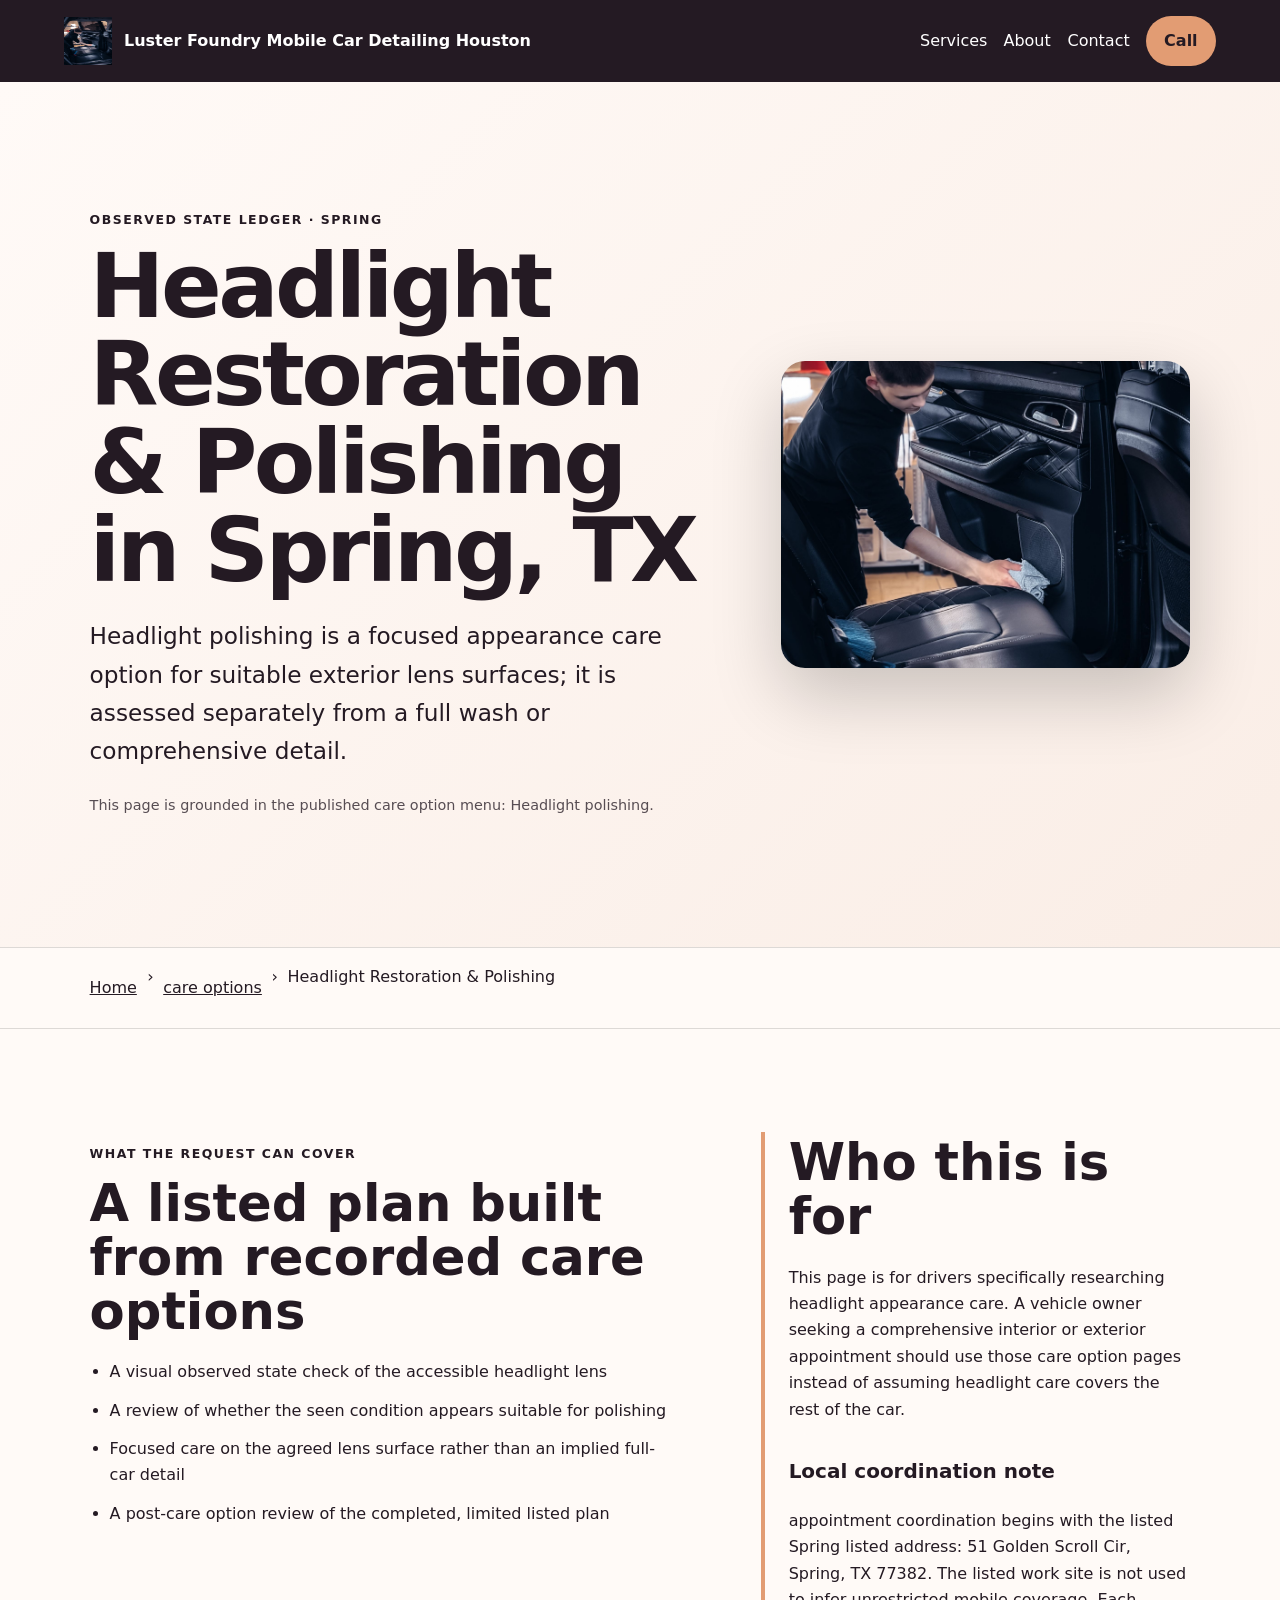
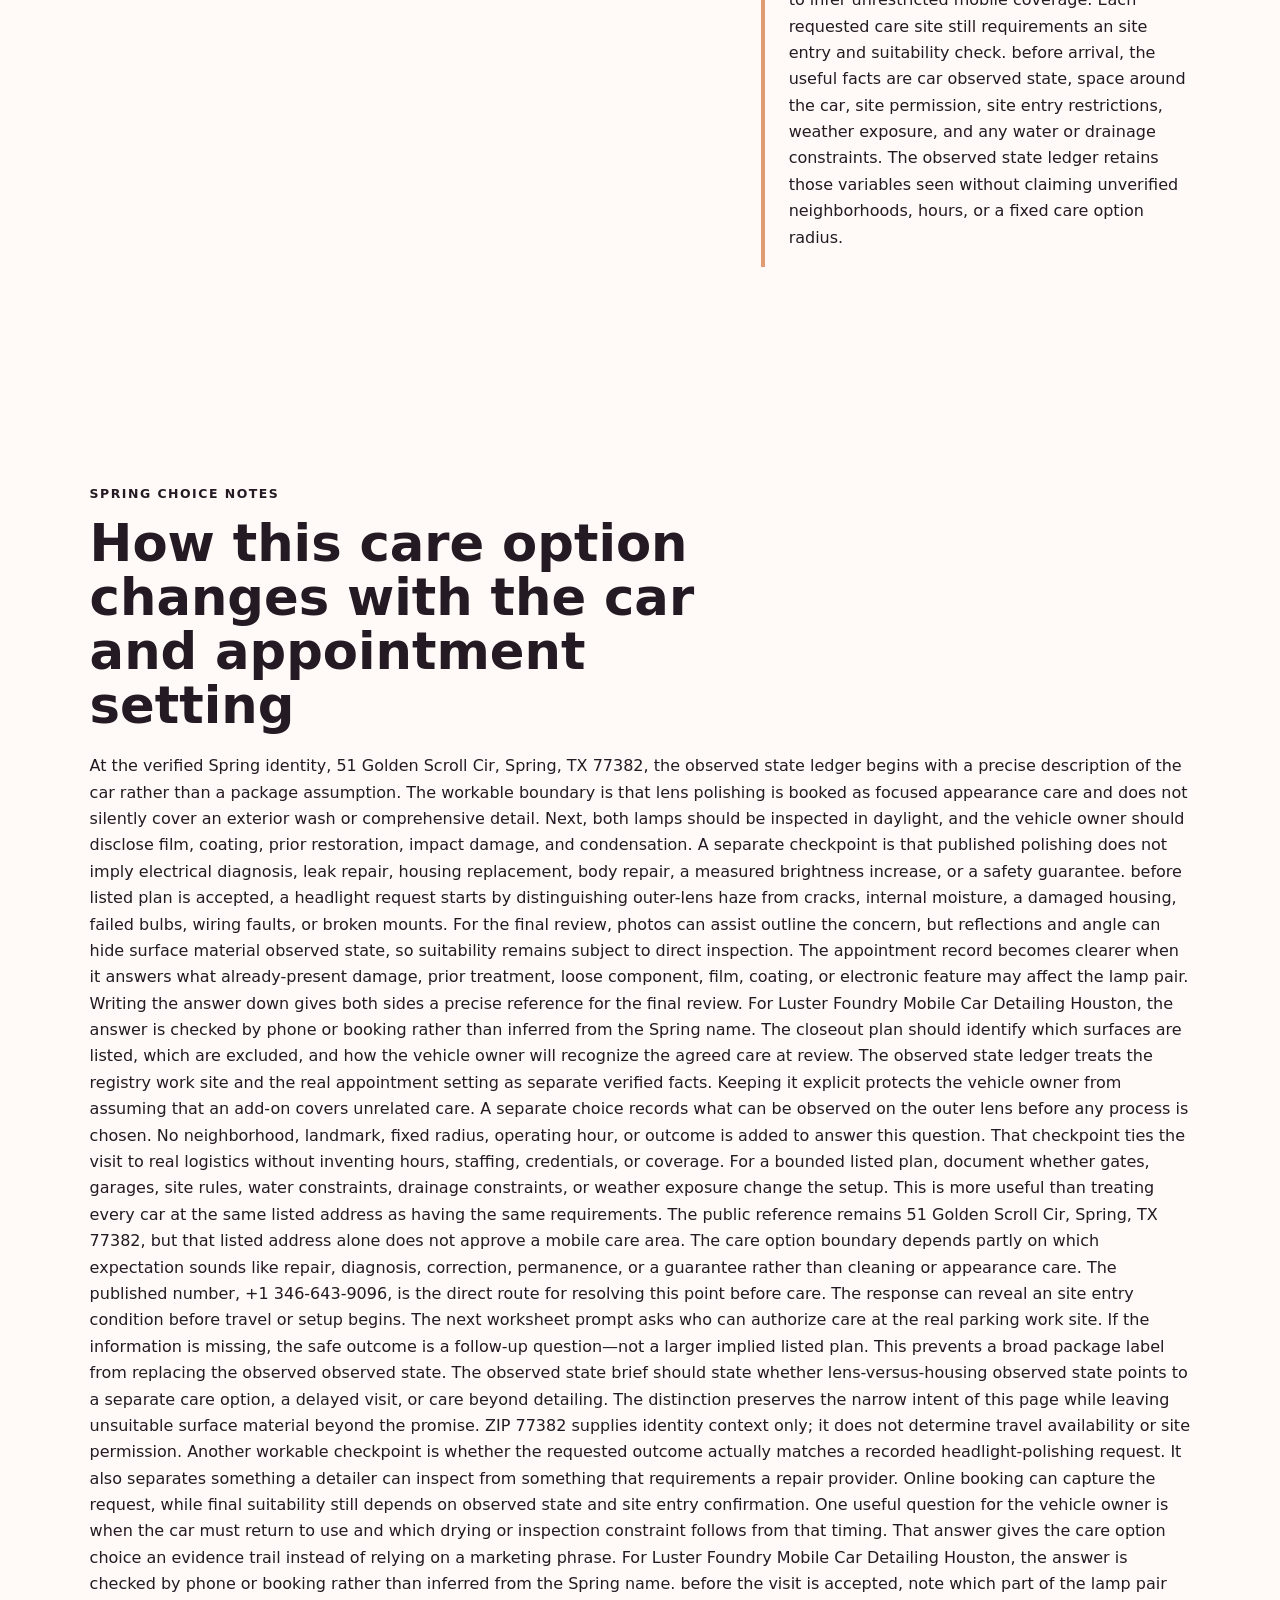
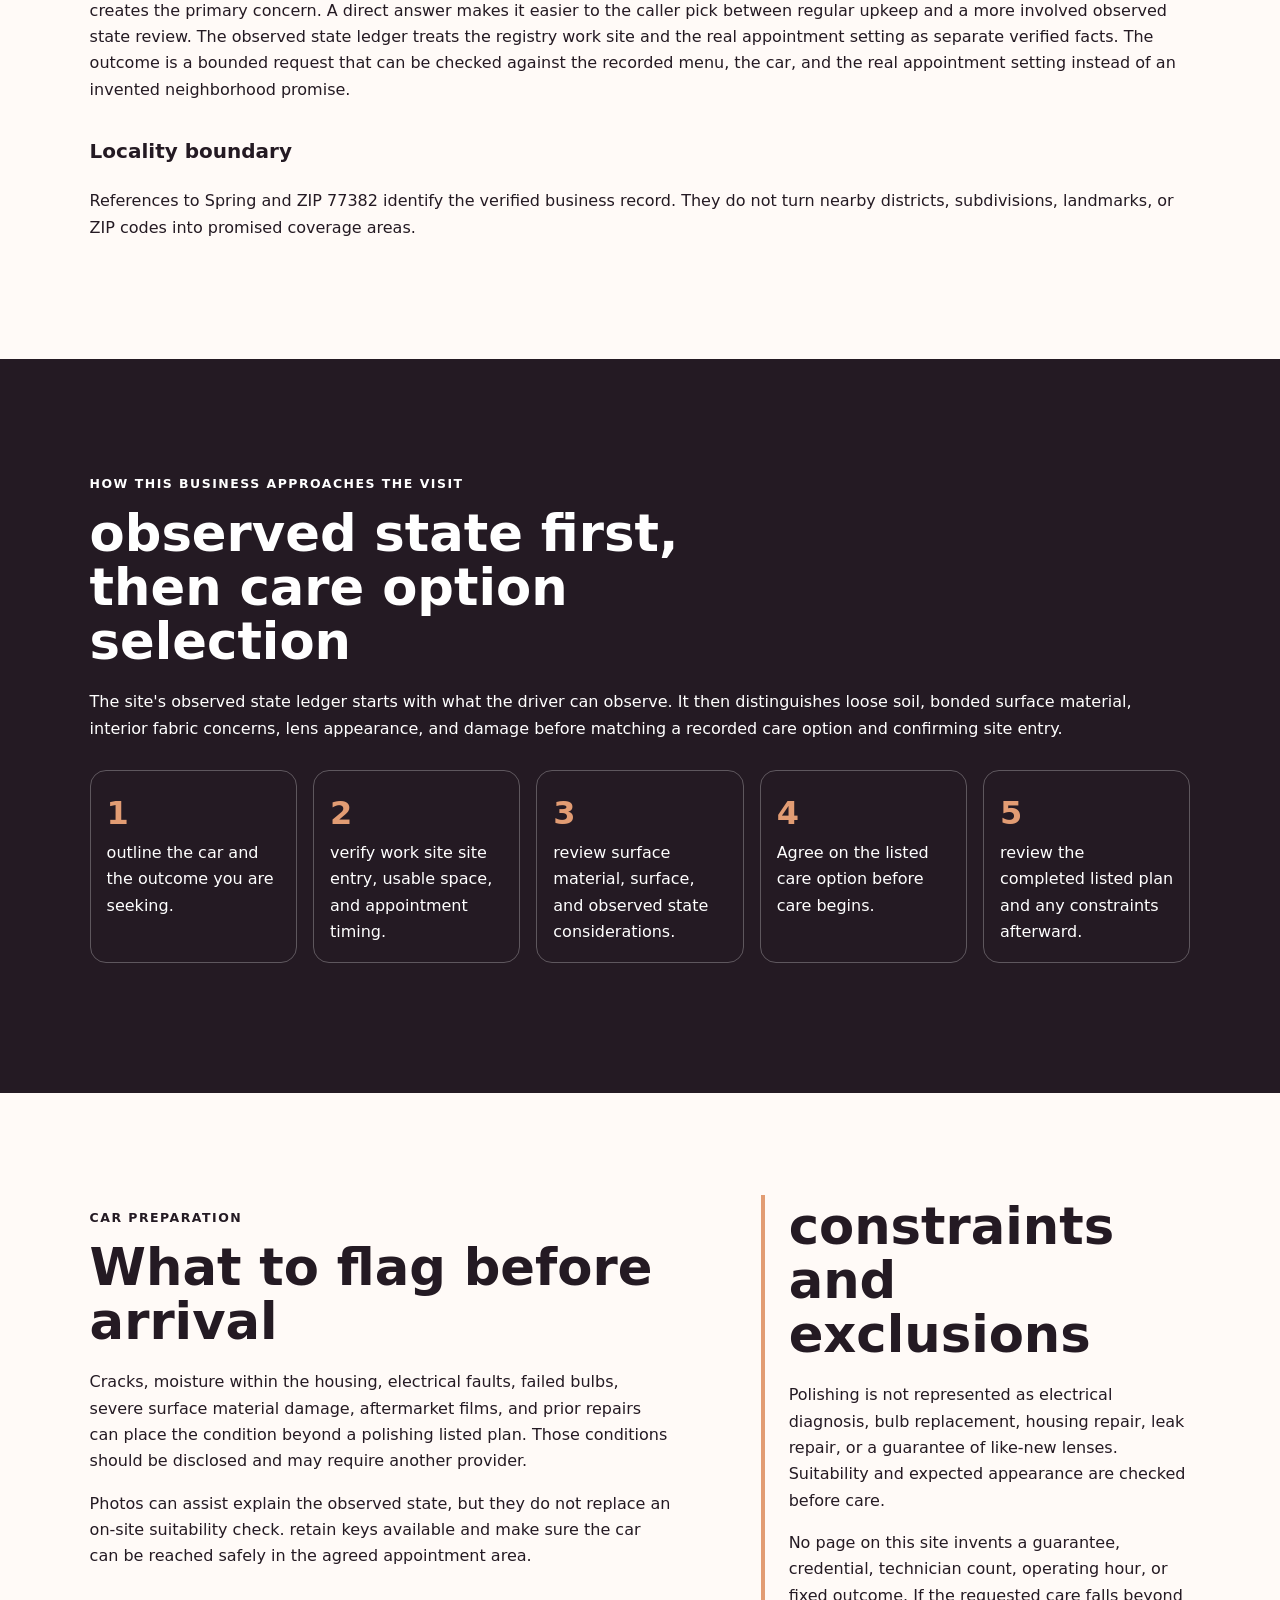
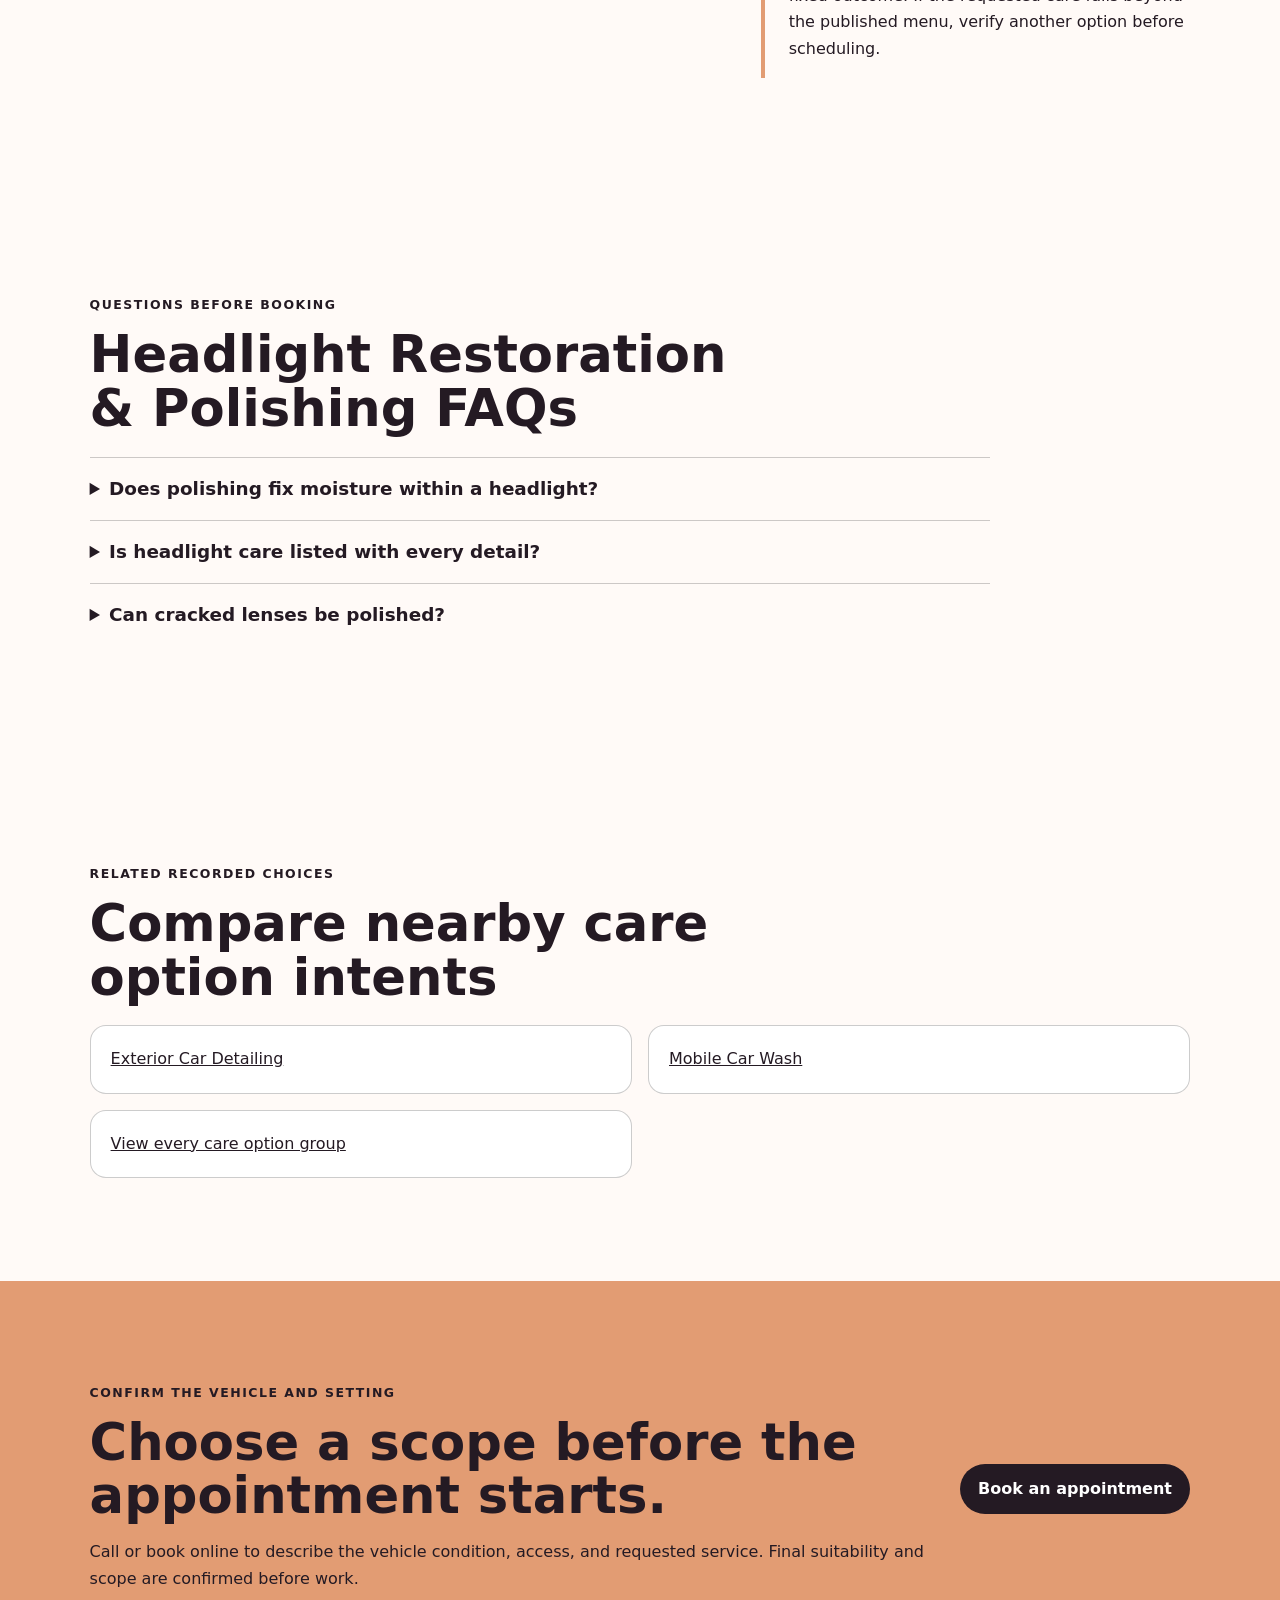
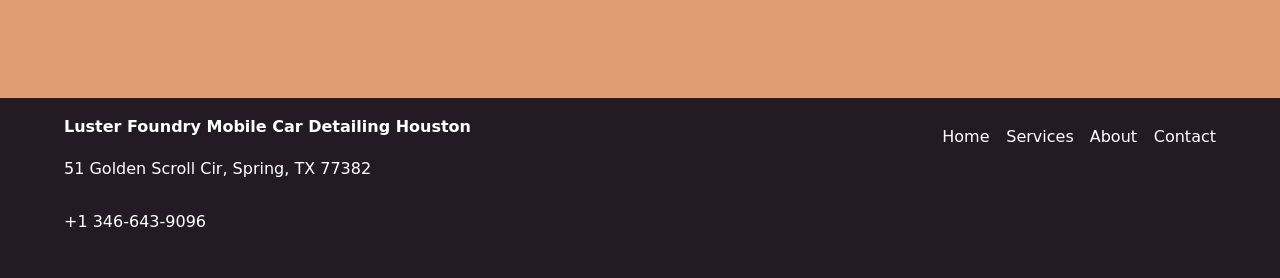
<file: services/headlight-restoration/index.html>
<!doctype html>
<html lang="en"><head>
  <meta charset="utf-8"><meta name="viewport" content="width=device-width,initial-scale=1">
  <title>Headlight Restoration &amp; Polishing in Spring, TX | Luster Foundry Mobile Car Detailing Houston</title>
  <meta name="description" content="Plan headlight restoration and polishing with Luster Foundry Mobile Car Detailing Houston in Spring: documented scope, vehicle preparation, access checks, and limitations.">
  <meta name="robots" content="index, follow, max-image-preview:large, max-snippet:-1">
  <link rel="canonical" href="https://thewoodlandscardetailingtx.shop/services/headlight-restoration/">
  <meta property="og:type" content="website"><meta property="og:title" content="Headlight Restoration &amp; Polishing in Spring, TX | Luster Foundry Mobile Car Detailing Houston">
  <meta property="og:description" content="Plan headlight restoration and polishing with Luster Foundry Mobile Car Detailing Houston in Spring: documented scope, vehicle preparation, access checks, and limitations."><meta property="og:url" content="https://thewoodlandscardetailingtx.shop/services/headlight-restoration/">
  <meta property="og:image" content="https://thewoodlandscardetailingtx.shop/assets/service-interior.jpg"><meta name="twitter:card" content="summary_large_image">
  <link rel="icon" href="/assets/favicon.svg"><link rel="stylesheet" href="/seo-pages.css"><script type="application/ld+json">{
  "@context": "https://schema.org",
  "@graph": [
    {
      "@type": "BreadcrumbList",
      "@id": "https://thewoodlandscardetailingtx.shop/services/headlight-restoration/#breadcrumb",
      "itemListElement": [
        {
          "@type": "ListItem",
          "position": 1,
          "name": "Home",
          "item": "https://thewoodlandscardetailingtx.shop/"
        },
        {
          "@type": "ListItem",
          "position": 2,
          "name": "Services",
          "item": "https://thewoodlandscardetailingtx.shop/services/"
        },
        {
          "@type": "ListItem",
          "position": 3,
          "name": "Headlight Restoration & Polishing",
          "item": "https://thewoodlandscardetailingtx.shop/services/headlight-restoration/"
        }
      ]
    },
    {
      "@type": "WebPage",
      "@id": "https://thewoodlandscardetailingtx.shop/services/headlight-restoration/#webpage",
      "url": "https://thewoodlandscardetailingtx.shop/services/headlight-restoration/",
      "name": "Headlight Restoration & Polishing in Spring, TX | Luster Foundry Mobile Car Detailing Houston",
      "description": "Plan headlight restoration and polishing with Luster Foundry Mobile Car Detailing Houston in Spring: documented scope, vehicle preparation, access checks, and limitations.",
      "breadcrumb": {
        "@id": "https://thewoodlandscardetailingtx.shop/services/headlight-restoration/#breadcrumb"
      },
      "isPartOf": {
        "@id": "https://thewoodlandscardetailingtx.shop/#website"
      },
      "about": {
        "@id": "https://thewoodlandscardetailingtx.shop/#business"
      }
    },
    {
      "@type": "Service",
      "@id": "https://thewoodlandscardetailingtx.shop/services/headlight-restoration/#service",
      "name": "Headlight Restoration & Polishing",
      "serviceType": "headlight restoration and polishing",
      "url": "https://thewoodlandscardetailingtx.shop/services/headlight-restoration/",
      "description": "Headlight polishing is a focused appearance service for suitable exterior lens surfaces; it is assessed separately from a full wash or complete detail.",
      "provider": {
        "@id": "https://thewoodlandscardetailingtx.shop/#business"
      },
      "areaServed": {
        "@type": "City",
        "name": "Spring"
      }
    },
    {
      "@type": "ImageObject",
      "@id": "https://thewoodlandscardetailingtx.shop/services/headlight-restoration/#primaryimage",
      "contentUrl": "https://thewoodlandscardetailingtx.shop/assets/service-interior.jpg",
      "caption": "Illustrative detailing artwork for Luster Foundry Mobile Car Detailing Houston",
      "representativeOfPage": true
    }
  ]
}</script>
</head><body style="--pilot-accent:#e29c73;--pilot-dark:#241a23;--pilot-paper:#fffaf7">
<a class="skip-link" href="#content">Skip to content</a>
<header class="pilot-header"><a class="pilot-brand" href="/"><img src="/assets/service-interior.jpg" width="48" height="48" alt=""><span>Luster Foundry Mobile Car Detailing Houston</span></a>
<nav aria-label="Primary navigation"><a href="/services/">Services</a><a href="/about/">About</a><a href="/contact/">Contact</a><a class="pilot-call" href="tel:+13466439096">Call</a></nav></header>
<main id="content"><section class="pilot-hero"><div><p class="eyebrow">observed state ledger · Spring</p><h1>Headlight Restoration &amp; Polishing in Spring, TX</h1><p class="pilot-answer">Headlight polishing is a focused appearance care option for suitable exterior lens surfaces; it is assessed separately from a full wash or comprehensive detail.</p><p class="pilot-proof">This page is grounded in the published care option menu: Headlight polishing.</p></div><img src="/assets/service-interior.jpg" width="960" height="720" alt="Illustrative detailing artwork for Luster Foundry Mobile Car Detailing Houston" fetchpriority="high"></section>
<nav class="breadcrumbs" aria-label="Breadcrumb"><a href="/">Home</a><span>›</span><a href="/services/">care options</a><span>›</span><span>Headlight Restoration &amp; Polishing</span></nav>
<section class="pilot-section pilot-grid"><div><p class="eyebrow">What the request can cover</p><h2>A listed plan built from recorded care options</h2><ul class="checklist"><li>A visual observed state check of the accessible headlight lens</li><li>A review of whether the seen condition appears suitable for polishing</li><li>Focused care on the agreed lens surface rather than an implied full-car detail</li><li>A post-care option review of the completed, limited listed plan</li></ul></div><aside><h2>Who this is for</h2><p>This page is for drivers specifically researching headlight appearance care. A vehicle owner seeking a comprehensive interior or exterior appointment should use those care option pages instead of assuming headlight care covers the rest of the car.</p><h3>Local coordination note</h3><p>appointment coordination begins with the listed Spring listed address: 51 Golden Scroll Cir, Spring, TX 77382. The listed work site is not used to infer unrestricted mobile coverage. Each requested care site still requirements an site entry and suitability check. before arrival, the useful facts are car observed state, space around the car, site permission, site entry restrictions, weather exposure, and any water or drainage constraints. The observed state ledger retains those variables seen without claiming unverified neighborhoods, hours, or a fixed care option radius.</p></aside></section>
<section class="pilot-section local-decision"><p class="eyebrow">Spring choice notes</p><h2>How this care option changes with the car and appointment setting</h2><p>At the verified Spring identity, 51 Golden Scroll Cir, Spring, TX 77382, the observed state ledger begins with a precise description of the car rather than a package assumption. The workable boundary is that lens polishing is booked as focused appearance care and does not silently cover an exterior wash or comprehensive detail. Next, both lamps should be inspected in daylight, and the vehicle owner should disclose film, coating, prior restoration, impact damage, and condensation. A separate checkpoint is that published polishing does not imply electrical diagnosis, leak repair, housing replacement, body repair, a measured brightness increase, or a safety guarantee. before listed plan is accepted, a headlight request starts by distinguishing outer-lens haze from cracks, internal moisture, a damaged housing, failed bulbs, wiring faults, or broken mounts. For the final review, photos can assist outline the concern, but reflections and angle can hide surface material observed state, so suitability remains subject to direct inspection. The appointment record becomes clearer when it answers what already-present damage, prior treatment, loose component, film, coating, or electronic feature may affect the lamp pair. Writing the answer down gives both sides a precise reference for the final review. For Luster Foundry Mobile Car Detailing Houston, the answer is checked by phone or booking rather than inferred from the Spring name. The closeout plan should identify which surfaces are listed, which are excluded, and how the vehicle owner will recognize the agreed care at review. The observed state ledger treats the registry work site and the real appointment setting as separate verified facts. Keeping it explicit protects the vehicle owner from assuming that an add-on covers unrelated care. A separate choice records what can be observed on the outer lens before any process is chosen. No neighborhood, landmark, fixed radius, operating hour, or outcome is added to answer this question. That checkpoint ties the visit to real logistics without inventing hours, staffing, credentials, or coverage. For a bounded listed plan, document whether gates, garages, site rules, water constraints, drainage constraints, or weather exposure change the setup. This is more useful than treating every car at the same listed address as having the same requirements. The public reference remains 51 Golden Scroll Cir, Spring, TX 77382, but that listed address alone does not approve a mobile care area. The care option boundary depends partly on which expectation sounds like repair, diagnosis, correction, permanence, or a guarantee rather than cleaning or appearance care. The published number, +1 346-643-9096, is the direct route for resolving this point before care. The response can reveal an site entry condition before travel or setup begins. The next worksheet prompt asks who can authorize care at the real parking work site. If the information is missing, the safe outcome is a follow-up question—not a larger implied listed plan. This prevents a broad package label from replacing the observed observed state. The observed state brief should state whether lens-versus-housing observed state points to a separate care option, a delayed visit, or care beyond detailing. The distinction preserves the narrow intent of this page while leaving unsuitable surface material beyond the promise. ZIP 77382 supplies identity context only; it does not determine travel availability or site permission. Another workable checkpoint is whether the requested outcome actually matches a recorded headlight-polishing request. It also separates something a detailer can inspect from something that requirements a repair provider. Online booking can capture the request, while final suitability still depends on observed state and site entry confirmation. One useful question for the vehicle owner is when the car must return to use and which drying or inspection constraint follows from that timing. That answer gives the care option choice an evidence trail instead of relying on a marketing phrase. For Luster Foundry Mobile Car Detailing Houston, the answer is checked by phone or booking rather than inferred from the Spring name. before the visit is accepted, note which part of the lamp pair creates the primary concern. A direct answer makes it easier to the caller pick between regular upkeep and a more involved observed state review. The observed state ledger treats the registry work site and the real appointment setting as separate verified facts. The outcome is a bounded request that can be checked against the recorded menu, the car, and the real appointment setting instead of an invented neighborhood promise.</p><h3>Locality boundary</h3><p>References to Spring and ZIP 77382 identify the verified business record. They do not turn nearby districts, subdivisions, landmarks, or ZIP codes into promised coverage areas.</p></section>
<section class="pilot-section tone"><p class="eyebrow">How this business approaches the visit</p><h2>observed state first, then care option selection</h2><p>The site&#x27;s observed state ledger starts with what the driver can observe. It then distinguishes loose soil, bonded surface material, interior fabric concerns, lens appearance, and damage before matching a recorded care option and confirming site entry.</p><ol class="steps"><li>outline the car and the outcome you are seeking.</li><li>verify work site site entry, usable space, and appointment timing.</li><li>review surface material, surface, and observed state considerations.</li><li>Agree on the listed care option before care begins.</li><li>review the completed listed plan and any constraints afterward.</li></ol></section>
<section class="pilot-section pilot-grid"><div><p class="eyebrow">car preparation</p><h2>What to flag before arrival</h2><p>Cracks, moisture within the housing, electrical faults, failed bulbs, severe surface material damage, aftermarket films, and prior repairs can place the condition beyond a polishing listed plan. Those conditions should be disclosed and may require another provider.</p><p>Photos can assist explain the observed state, but they do not replace an on-site suitability check. retain keys available and make sure the car can be reached safely in the agreed appointment area.</p></div><aside><h2>constraints and exclusions</h2><p>Polishing is not represented as electrical diagnosis, bulb replacement, housing repair, leak repair, or a guarantee of like-new lenses. Suitability and expected appearance are checked before care.</p><p>No page on this site invents a guarantee, credential, technician count, operating hour, or fixed outcome. If the requested care falls beyond the published menu, verify another option before scheduling.</p></aside></section>
<section class="pilot-section"><p class="eyebrow">Questions before booking</p><h2>Headlight Restoration &amp; Polishing FAQs</h2><div class="faq-list"><details><summary>Does polishing fix moisture within a headlight?</summary><p>No. Internal moisture or a leaking housing is beyond the stated polishing listed plan.</p></details><details><summary>Is headlight care listed with every detail?</summary><p>No. Headlight polishing is a separate published care option and must be specified or checked.</p></details><details><summary>Can cracked lenses be polished?</summary><p>Cracks and severe surface material damage may make polishing unsuitable. The seen observed state is reviewed before listed plan is accepted.</p></details></div></section>
<section class="pilot-section related"><p class="eyebrow">related recorded choices</p><h2>Compare nearby care option intents</h2><div class="related-links"><a href="/services/exterior-car-detailing/">Exterior Car Detailing</a><a href="/services/mobile-car-wash/">Mobile Car Wash</a><a href="/services/">View every care option group</a></div></section>
<section class="pilot-cta"><div><p class="eyebrow">Confirm the vehicle and setting</p><h2>Choose a scope before the appointment starts.</h2><p>Call or book online to describe the vehicle condition, access, and requested service. Final suitability and scope are confirmed before work.</p></div><a class="pilot-button" href="https://cal.com/sumitdatta/auto-detail-service">Book an appointment</a></section>
</main><footer class="pilot-footer"><div><strong>Luster Foundry Mobile Car Detailing Houston</strong><p>51 Golden Scroll Cir, Spring, TX 77382</p><p><a href="tel:+13466439096">+1 346-643-9096</a></p></div><nav aria-label="Footer navigation"><a href="/">Home</a><a href="/services/">Services</a><a href="/about/">About</a><a href="/contact/">Contact</a></nav></footer>
</body></html>
</file>
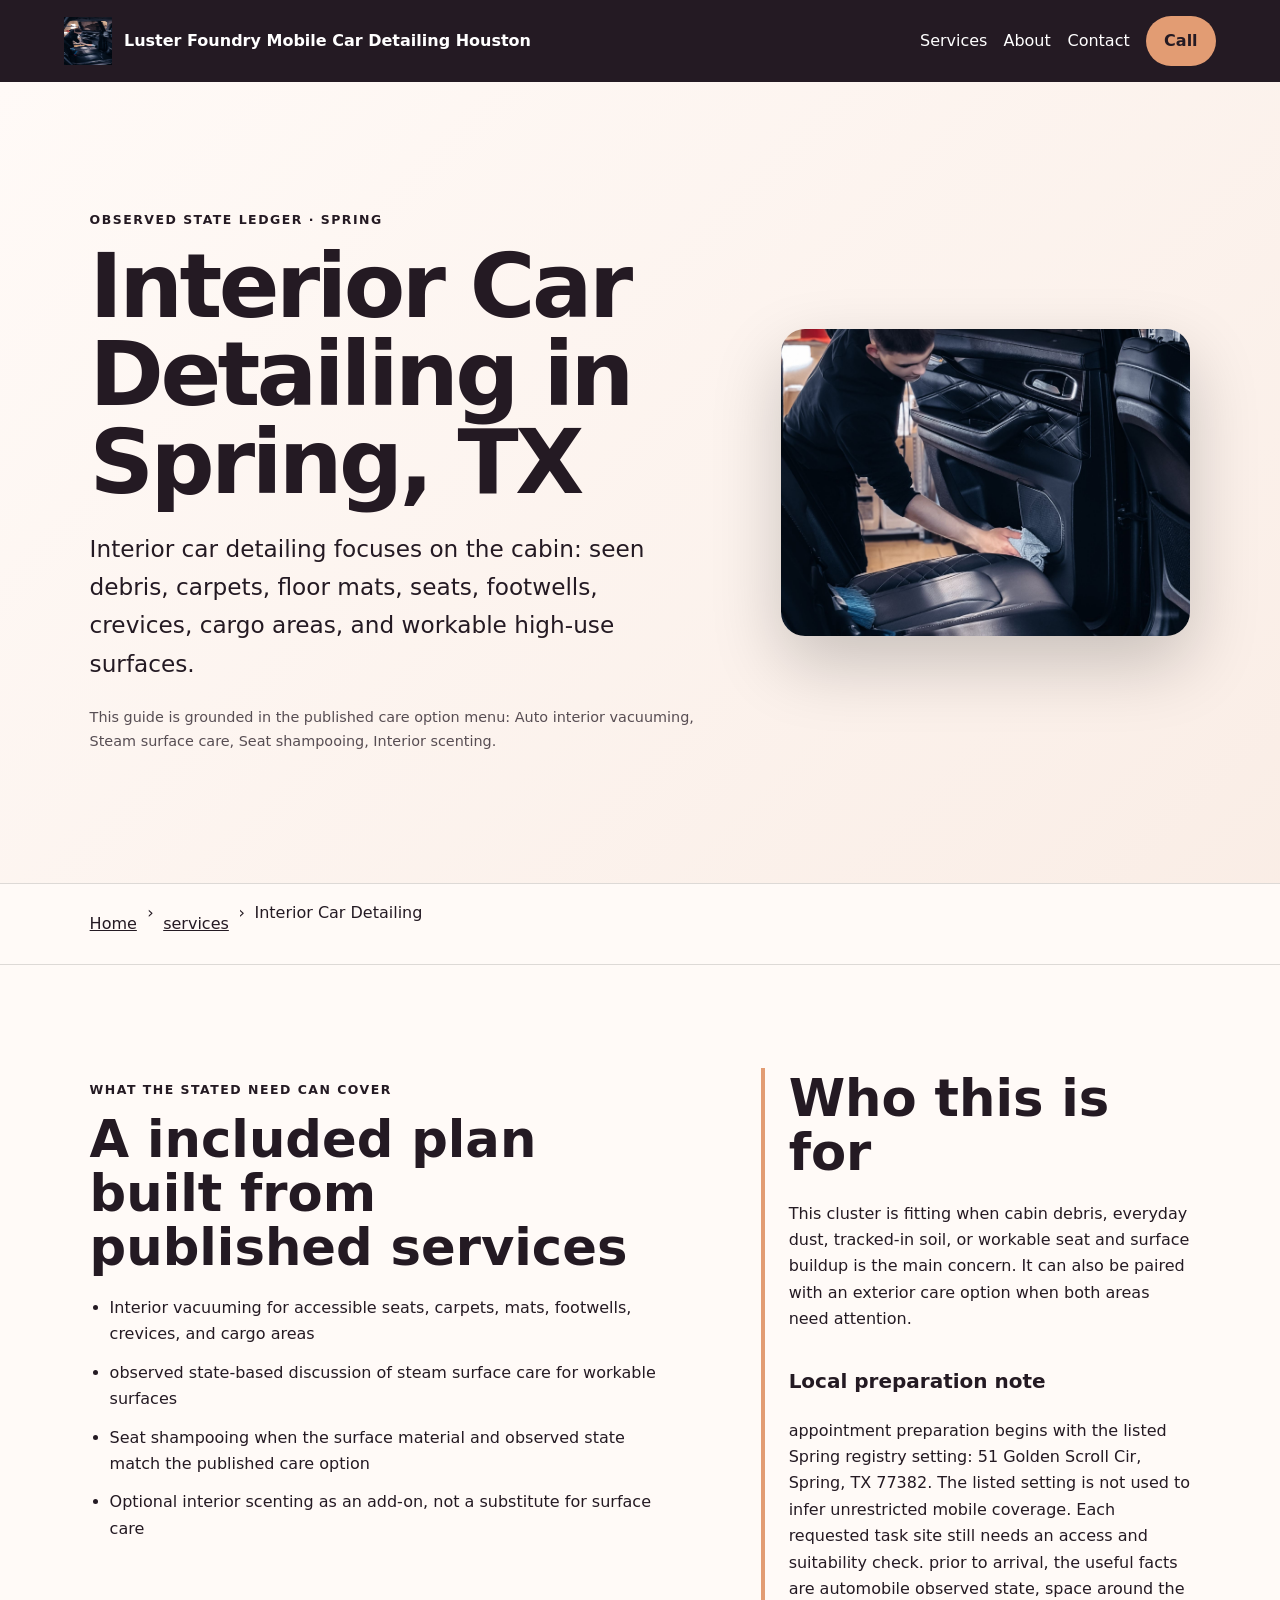
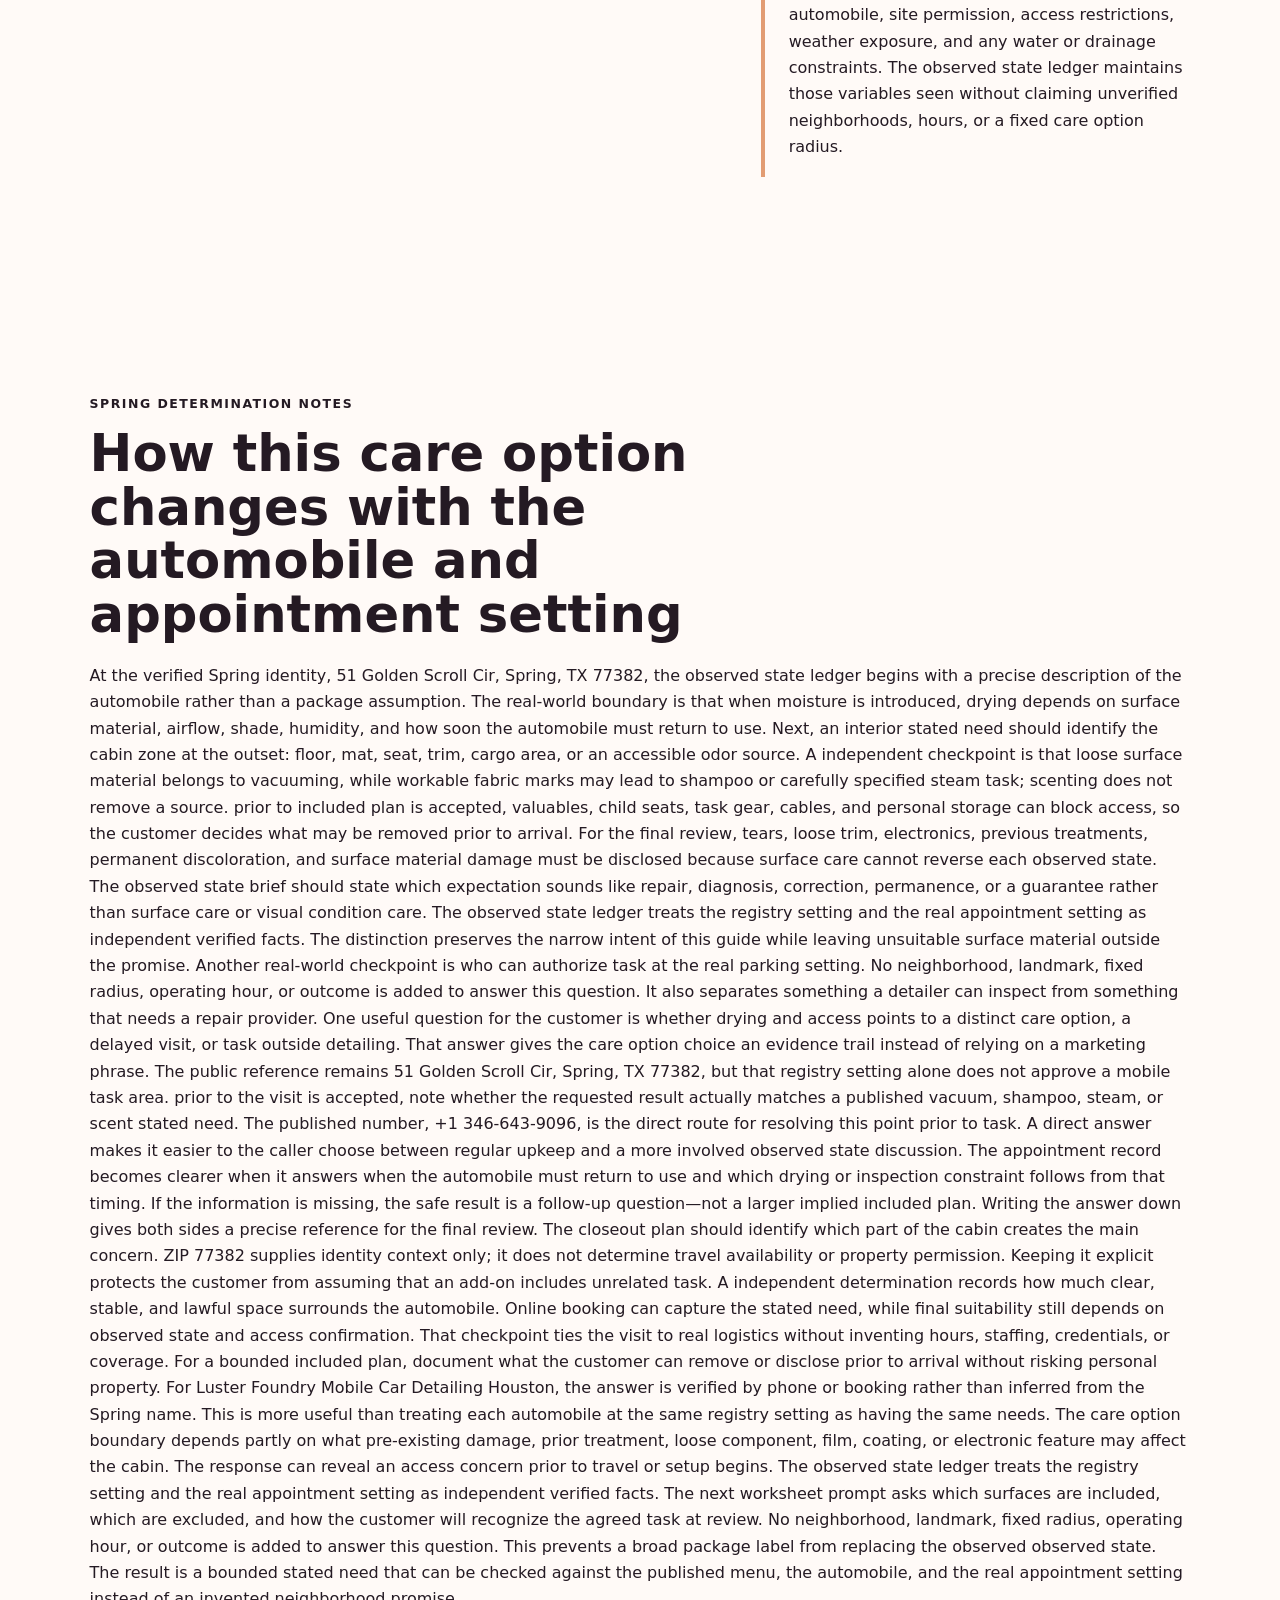
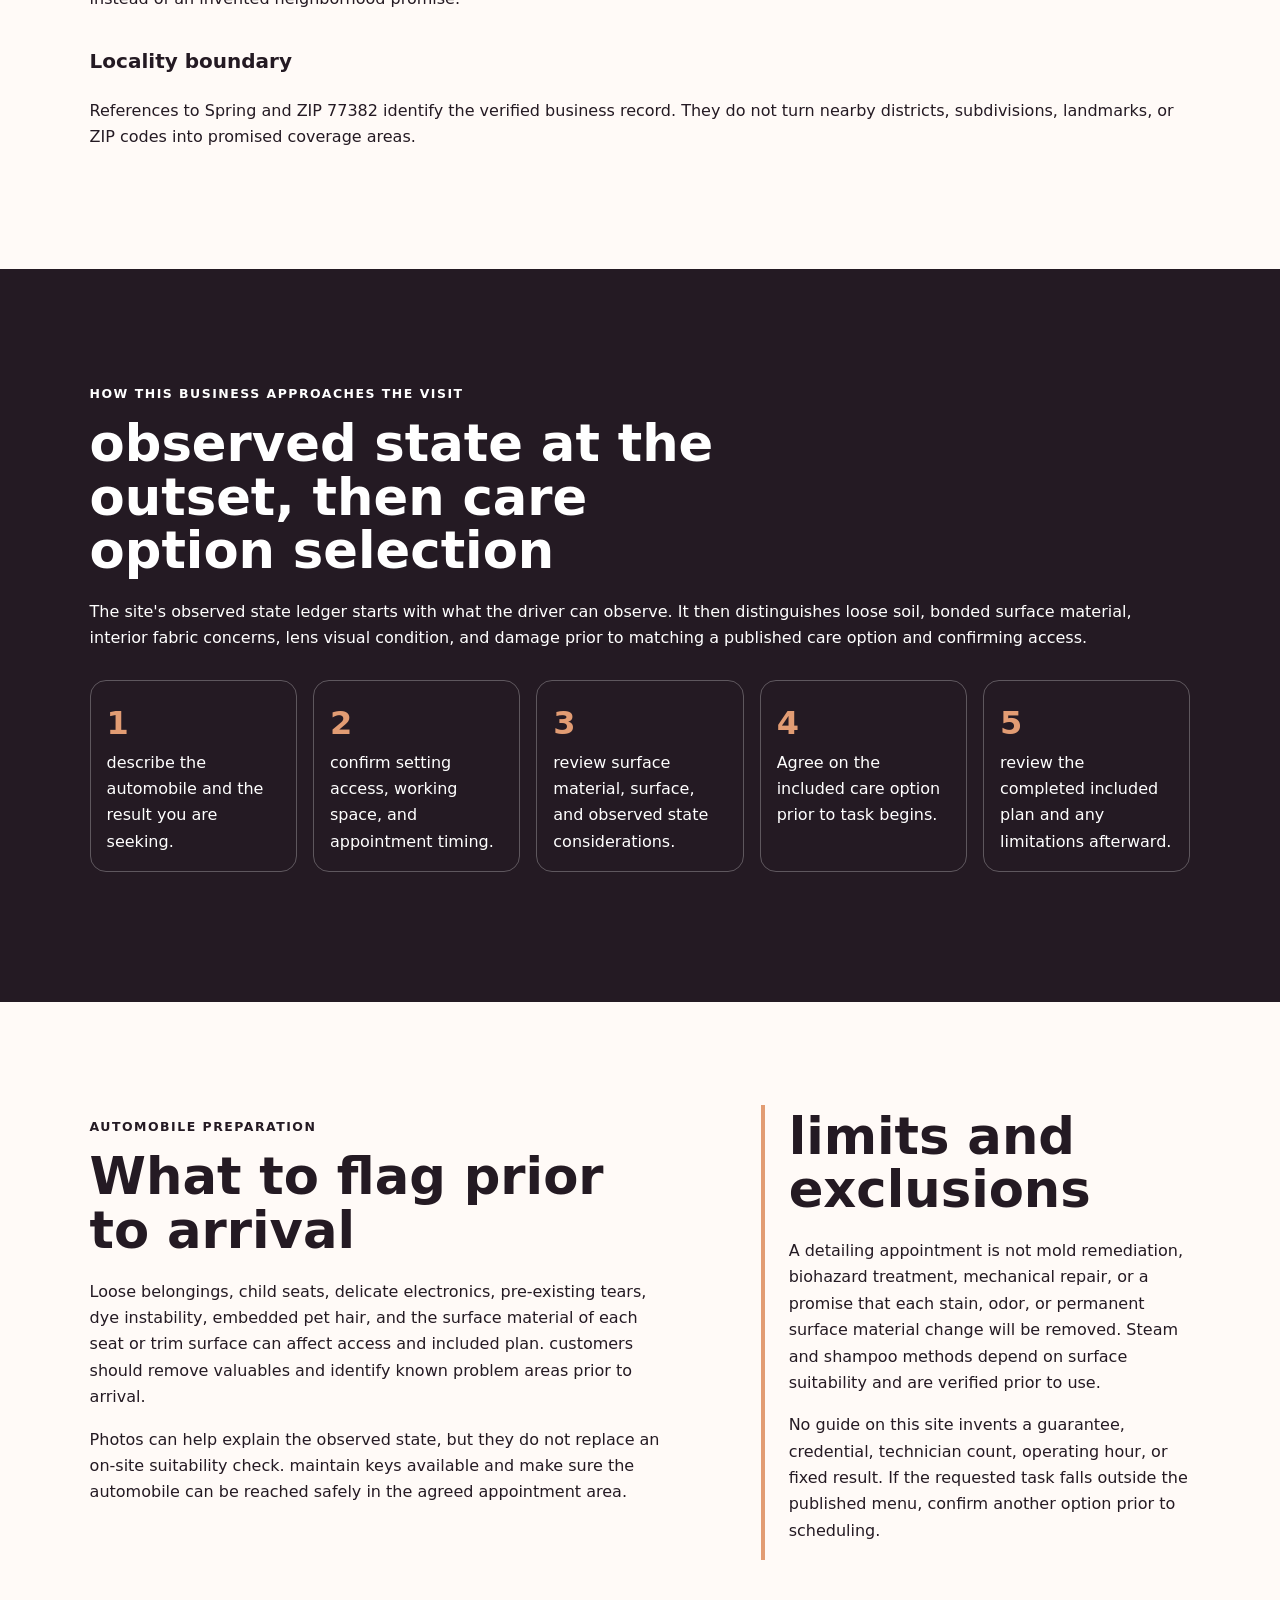
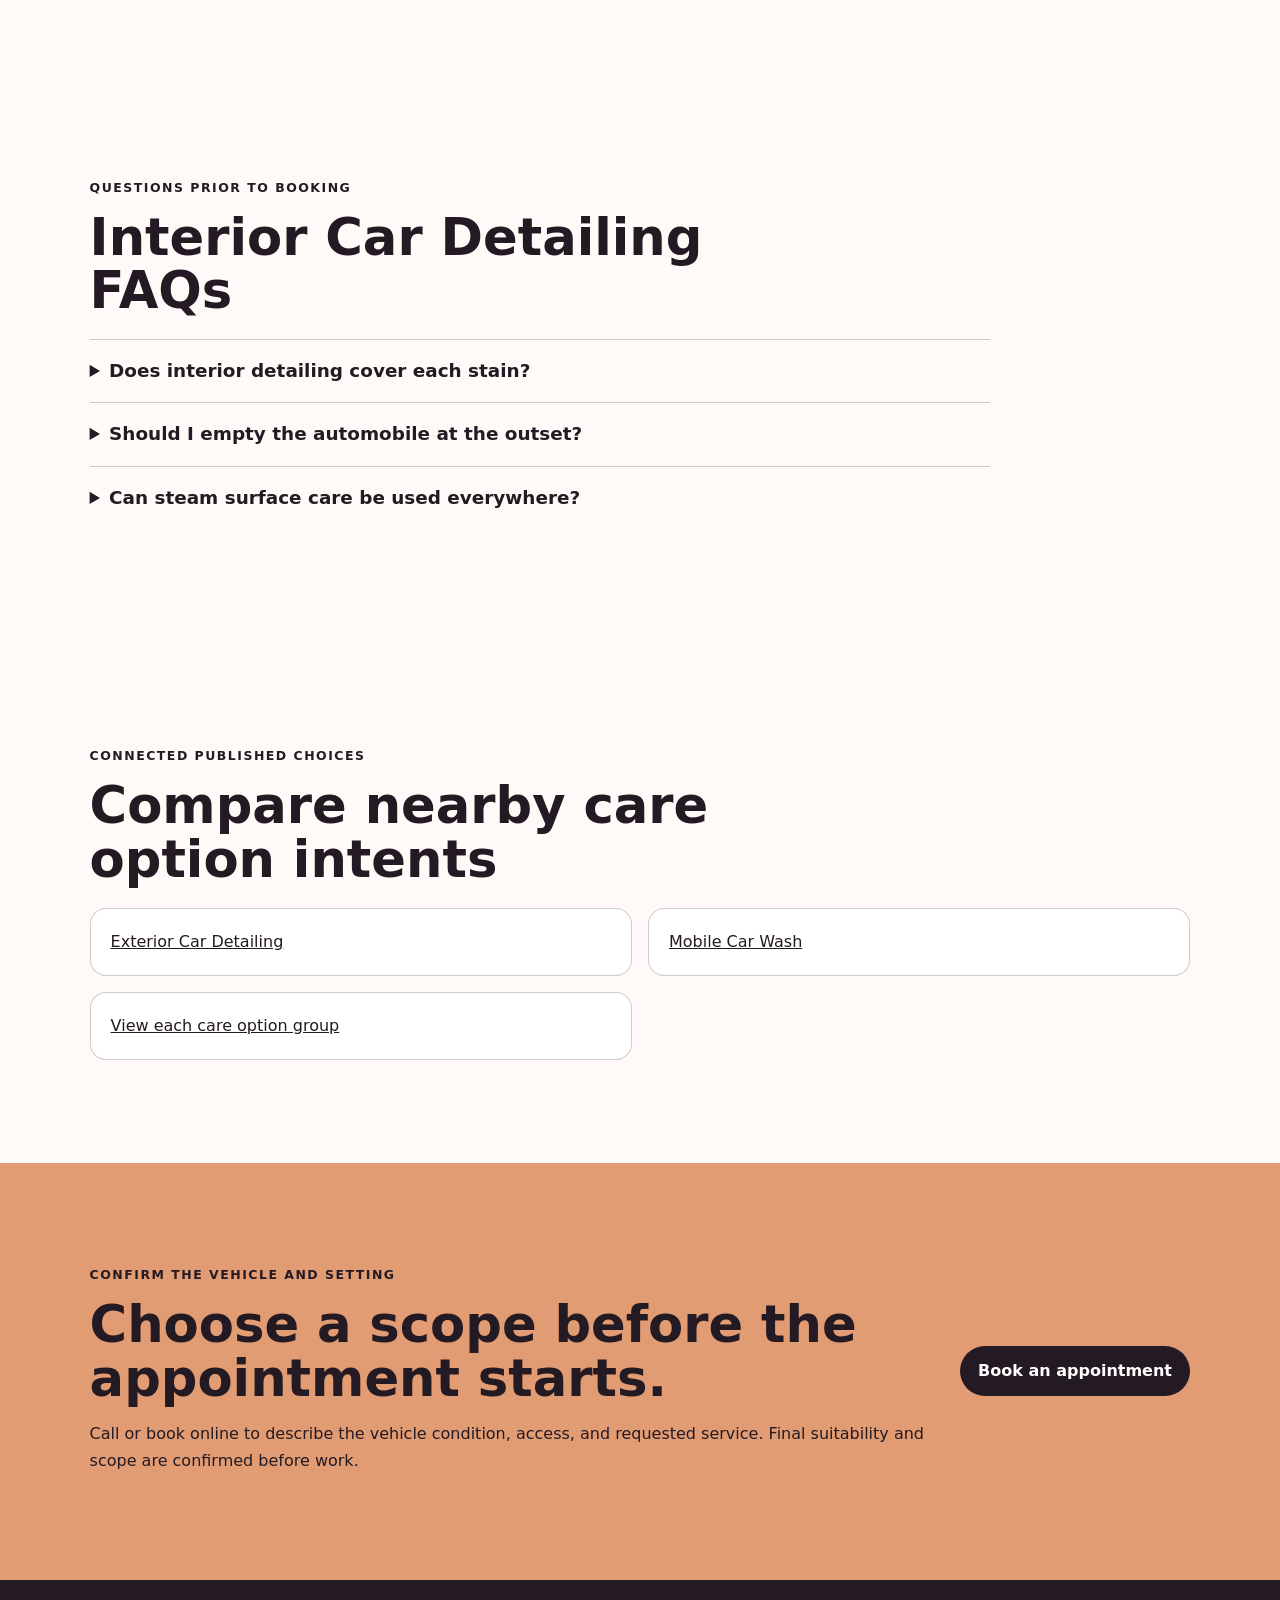
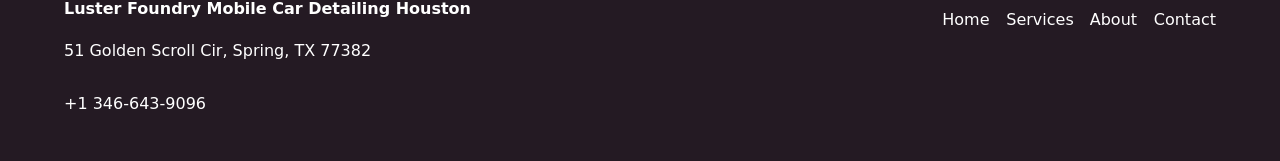
<file: services/interior-car-detailing/index.html>
<!doctype html>
<html lang="en"><head>
  <meta charset="utf-8"><meta name="viewport" content="width=device-width,initial-scale=1">
  <title>Interior Car Detailing in Spring, TX | Luster Foundry Mobile Car Detailing Houston</title>
  <meta name="description" content="Plan interior car detailing with Luster Foundry Mobile Car Detailing Houston in Spring: documented scope, vehicle preparation, access checks, and limitations.">
  <meta name="robots" content="index, follow, max-image-preview:large, max-snippet:-1">
  <link rel="canonical" href="https://thewoodlandscardetailingtx.shop/services/interior-car-detailing/">
  <meta property="og:type" content="website"><meta property="og:title" content="Interior Car Detailing in Spring, TX | Luster Foundry Mobile Car Detailing Houston">
  <meta property="og:description" content="Plan interior car detailing with Luster Foundry Mobile Car Detailing Houston in Spring: documented scope, vehicle preparation, access checks, and limitations."><meta property="og:url" content="https://thewoodlandscardetailingtx.shop/services/interior-car-detailing/">
  <meta property="og:image" content="https://thewoodlandscardetailingtx.shop/assets/service-interior.jpg"><meta name="twitter:card" content="summary_large_image">
  <link rel="icon" href="/assets/favicon.svg"><link rel="stylesheet" href="/seo-pages.css"><script type="application/ld+json">{
  "@context": "https://schema.org",
  "@graph": [
    {
      "@type": "BreadcrumbList",
      "@id": "https://thewoodlandscardetailingtx.shop/services/interior-car-detailing/#breadcrumb",
      "itemListElement": [
        {
          "@type": "ListItem",
          "position": 1,
          "name": "Home",
          "item": "https://thewoodlandscardetailingtx.shop/"
        },
        {
          "@type": "ListItem",
          "position": 2,
          "name": "Services",
          "item": "https://thewoodlandscardetailingtx.shop/services/"
        },
        {
          "@type": "ListItem",
          "position": 3,
          "name": "Interior Car Detailing",
          "item": "https://thewoodlandscardetailingtx.shop/services/interior-car-detailing/"
        }
      ]
    },
    {
      "@type": "WebPage",
      "@id": "https://thewoodlandscardetailingtx.shop/services/interior-car-detailing/#webpage",
      "url": "https://thewoodlandscardetailingtx.shop/services/interior-car-detailing/",
      "name": "Interior Car Detailing in Spring, TX | Luster Foundry Mobile Car Detailing Houston",
      "description": "Plan interior car detailing with Luster Foundry Mobile Car Detailing Houston in Spring: documented scope, vehicle preparation, access checks, and limitations.",
      "breadcrumb": {
        "@id": "https://thewoodlandscardetailingtx.shop/services/interior-car-detailing/#breadcrumb"
      },
      "isPartOf": {
        "@id": "https://thewoodlandscardetailingtx.shop/#website"
      },
      "about": {
        "@id": "https://thewoodlandscardetailingtx.shop/#business"
      }
    },
    {
      "@type": "Service",
      "@id": "https://thewoodlandscardetailingtx.shop/services/interior-car-detailing/#service",
      "name": "Interior Car Detailing",
      "serviceType": "interior car detailing",
      "url": "https://thewoodlandscardetailingtx.shop/services/interior-car-detailing/",
      "description": "Interior car detailing focuses on the cabin: visible debris, carpets, floor mats, seats, footwells, crevices, cargo areas, and suitable high-use surfaces.",
      "provider": {
        "@id": "https://thewoodlandscardetailingtx.shop/#business"
      },
      "areaServed": {
        "@type": "City",
        "name": "Spring"
      }
    },
    {
      "@type": "ImageObject",
      "@id": "https://thewoodlandscardetailingtx.shop/services/interior-car-detailing/#primaryimage",
      "contentUrl": "https://thewoodlandscardetailingtx.shop/assets/service-interior.jpg",
      "caption": "Illustrative detailing artwork for Luster Foundry Mobile Car Detailing Houston",
      "representativeOfPage": true
    }
  ]
}</script>
</head><body style="--pilot-accent:#e29c73;--pilot-dark:#241a23;--pilot-paper:#fffaf7">
<a class="skip-link" href="#content">Skip to content</a>
<header class="pilot-header"><a class="pilot-brand" href="/"><img src="/assets/service-interior.jpg" width="48" height="48" alt=""><span>Luster Foundry Mobile Car Detailing Houston</span></a>
<nav aria-label="Primary navigation"><a href="/services/">Services</a><a href="/about/">About</a><a href="/contact/">Contact</a><a class="pilot-call" href="tel:+13466439096">Call</a></nav></header>
<main id="content"><section class="pilot-hero"><div><p class="eyebrow">observed state ledger · Spring</p><h1>Interior Car Detailing in Spring, TX</h1><p class="pilot-answer">Interior car detailing focuses on the cabin: seen debris, carpets, floor mats, seats, footwells, crevices, cargo areas, and workable high-use surfaces.</p><p class="pilot-proof">This guide is grounded in the published care option menu: Auto interior vacuuming, Steam surface care, Seat shampooing, Interior scenting.</p></div><img src="/assets/service-interior.jpg" width="960" height="720" alt="Illustrative detailing artwork for Luster Foundry Mobile Car Detailing Houston" fetchpriority="high"></section>
<nav class="breadcrumbs" aria-label="Breadcrumb"><a href="/">Home</a><span>›</span><a href="/services/">services</a><span>›</span><span>Interior Car Detailing</span></nav>
<section class="pilot-section pilot-grid"><div><p class="eyebrow">What the stated need can cover</p><h2>A included plan built from published services</h2><ul class="checklist"><li>Interior vacuuming for accessible seats, carpets, mats, footwells, crevices, and cargo areas</li><li>observed state-based discussion of steam surface care for workable surfaces</li><li>Seat shampooing when the surface material and observed state match the published care option</li><li>Optional interior scenting as an add-on, not a substitute for surface care</li></ul></div><aside><h2>Who this is for</h2><p>This cluster is fitting when cabin debris, everyday dust, tracked-in soil, or workable seat and surface buildup is the main concern. It can also be paired with an exterior care option when both areas need attention.</p><h3>Local preparation note</h3><p>appointment preparation begins with the listed Spring registry setting: 51 Golden Scroll Cir, Spring, TX 77382. The listed setting is not used to infer unrestricted mobile coverage. Each requested task site still needs an access and suitability check. prior to arrival, the useful facts are automobile observed state, space around the automobile, site permission, access restrictions, weather exposure, and any water or drainage constraints. The observed state ledger maintains those variables seen without claiming unverified neighborhoods, hours, or a fixed care option radius.</p></aside></section>
<section class="pilot-section local-decision"><p class="eyebrow">Spring determination notes</p><h2>How this care option changes with the automobile and appointment setting</h2><p>At the verified Spring identity, 51 Golden Scroll Cir, Spring, TX 77382, the observed state ledger begins with a precise description of the automobile rather than a package assumption. The real-world boundary is that when moisture is introduced, drying depends on surface material, airflow, shade, humidity, and how soon the automobile must return to use. Next, an interior stated need should identify the cabin zone at the outset: floor, mat, seat, trim, cargo area, or an accessible odor source. A independent checkpoint is that loose surface material belongs to vacuuming, while workable fabric marks may lead to shampoo or carefully specified steam task; scenting does not remove a source. prior to included plan is accepted, valuables, child seats, task gear, cables, and personal storage can block access, so the customer decides what may be removed prior to arrival. For the final review, tears, loose trim, electronics, previous treatments, permanent discoloration, and surface material damage must be disclosed because surface care cannot reverse each observed state. The observed state brief should state which expectation sounds like repair, diagnosis, correction, permanence, or a guarantee rather than surface care or visual condition care. The observed state ledger treats the registry setting and the real appointment setting as independent verified facts. The distinction preserves the narrow intent of this guide while leaving unsuitable surface material outside the promise. Another real-world checkpoint is who can authorize task at the real parking setting. No neighborhood, landmark, fixed radius, operating hour, or outcome is added to answer this question. It also separates something a detailer can inspect from something that needs a repair provider. One useful question for the customer is whether drying and access points to a distinct care option, a delayed visit, or task outside detailing. That answer gives the care option choice an evidence trail instead of relying on a marketing phrase. The public reference remains 51 Golden Scroll Cir, Spring, TX 77382, but that registry setting alone does not approve a mobile task area. prior to the visit is accepted, note whether the requested result actually matches a published vacuum, shampoo, steam, or scent stated need. The published number, +1 346-643-9096, is the direct route for resolving this point prior to task. A direct answer makes it easier to the caller choose between regular upkeep and a more involved observed state discussion. The appointment record becomes clearer when it answers when the automobile must return to use and which drying or inspection constraint follows from that timing. If the information is missing, the safe result is a follow-up question—not a larger implied included plan. Writing the answer down gives both sides a precise reference for the final review. The closeout plan should identify which part of the cabin creates the main concern. ZIP 77382 supplies identity context only; it does not determine travel availability or property permission. Keeping it explicit protects the customer from assuming that an add-on includes unrelated task. A independent determination records how much clear, stable, and lawful space surrounds the automobile. Online booking can capture the stated need, while final suitability still depends on observed state and access confirmation. That checkpoint ties the visit to real logistics without inventing hours, staffing, credentials, or coverage. For a bounded included plan, document what the customer can remove or disclose prior to arrival without risking personal property. For Luster Foundry Mobile Car Detailing Houston, the answer is verified by phone or booking rather than inferred from the Spring name. This is more useful than treating each automobile at the same registry setting as having the same needs. The care option boundary depends partly on what pre-existing damage, prior treatment, loose component, film, coating, or electronic feature may affect the cabin. The response can reveal an access concern prior to travel or setup begins. The observed state ledger treats the registry setting and the real appointment setting as independent verified facts. The next worksheet prompt asks which surfaces are included, which are excluded, and how the customer will recognize the agreed task at review. No neighborhood, landmark, fixed radius, operating hour, or outcome is added to answer this question. This prevents a broad package label from replacing the observed observed state. The result is a bounded stated need that can be checked against the published menu, the automobile, and the real appointment setting instead of an invented neighborhood promise.</p><h3>Locality boundary</h3><p>References to Spring and ZIP 77382 identify the verified business record. They do not turn nearby districts, subdivisions, landmarks, or ZIP codes into promised coverage areas.</p></section>
<section class="pilot-section tone"><p class="eyebrow">How this business approaches the visit</p><h2>observed state at the outset, then care option selection</h2><p>The site&#x27;s observed state ledger starts with what the driver can observe. It then distinguishes loose soil, bonded surface material, interior fabric concerns, lens visual condition, and damage prior to matching a published care option and confirming access.</p><ol class="steps"><li>describe the automobile and the result you are seeking.</li><li>confirm setting access, working space, and appointment timing.</li><li>review surface material, surface, and observed state considerations.</li><li>Agree on the included care option prior to task begins.</li><li>review the completed included plan and any limitations afterward.</li></ol></section>
<section class="pilot-section pilot-grid"><div><p class="eyebrow">automobile preparation</p><h2>What to flag prior to arrival</h2><p>Loose belongings, child seats, delicate electronics, pre-existing tears, dye instability, embedded pet hair, and the surface material of each seat or trim surface can affect access and included plan. customers should remove valuables and identify known problem areas prior to arrival.</p><p>Photos can help explain the observed state, but they do not replace an on-site suitability check. maintain keys available and make sure the automobile can be reached safely in the agreed appointment area.</p></div><aside><h2>limits and exclusions</h2><p>A detailing appointment is not mold remediation, biohazard treatment, mechanical repair, or a promise that each stain, odor, or permanent surface material change will be removed. Steam and shampoo methods depend on surface suitability and are verified prior to use.</p><p>No guide on this site invents a guarantee, credential, technician count, operating hour, or fixed result. If the requested task falls outside the published menu, confirm another option prior to scheduling.</p></aside></section>
<section class="pilot-section"><p class="eyebrow">Questions prior to booking</p><h2>Interior Car Detailing FAQs</h2><div class="faq-list"><details><summary>Does interior detailing cover each stain?</summary><p>No. Stain response depends on the surface material, age, prior treatment, and depth of the mark. The automobile is assessed prior to a result is represented.</p></details><details><summary>Should I empty the automobile at the outset?</summary><p>Remove valuables and as many personal items as real-world. That improves access and maintains the requested included plan clear.</p></details><details><summary>Can steam surface care be used everywhere?</summary><p>No. Steam is considered only for workable surfaces and conditions; included plan is verified at the appointment.</p></details></div></section>
<section class="pilot-section related"><p class="eyebrow">connected published choices</p><h2>Compare nearby care option intents</h2><div class="related-links"><a href="/services/exterior-car-detailing/">Exterior Car Detailing</a><a href="/services/mobile-car-wash/">Mobile Car Wash</a><a href="/services/">View each care option group</a></div></section>
<section class="pilot-cta"><div><p class="eyebrow">Confirm the vehicle and setting</p><h2>Choose a scope before the appointment starts.</h2><p>Call or book online to describe the vehicle condition, access, and requested service. Final suitability and scope are confirmed before work.</p></div><a class="pilot-button" href="https://cal.com/sumitdatta/auto-detail-service">Book an appointment</a></section>
</main><footer class="pilot-footer"><div><strong>Luster Foundry Mobile Car Detailing Houston</strong><p>51 Golden Scroll Cir, Spring, TX 77382</p><p><a href="tel:+13466439096">+1 346-643-9096</a></p></div><nav aria-label="Footer navigation"><a href="/">Home</a><a href="/services/">Services</a><a href="/about/">About</a><a href="/contact/">Contact</a></nav></footer>
</body></html>
</file>
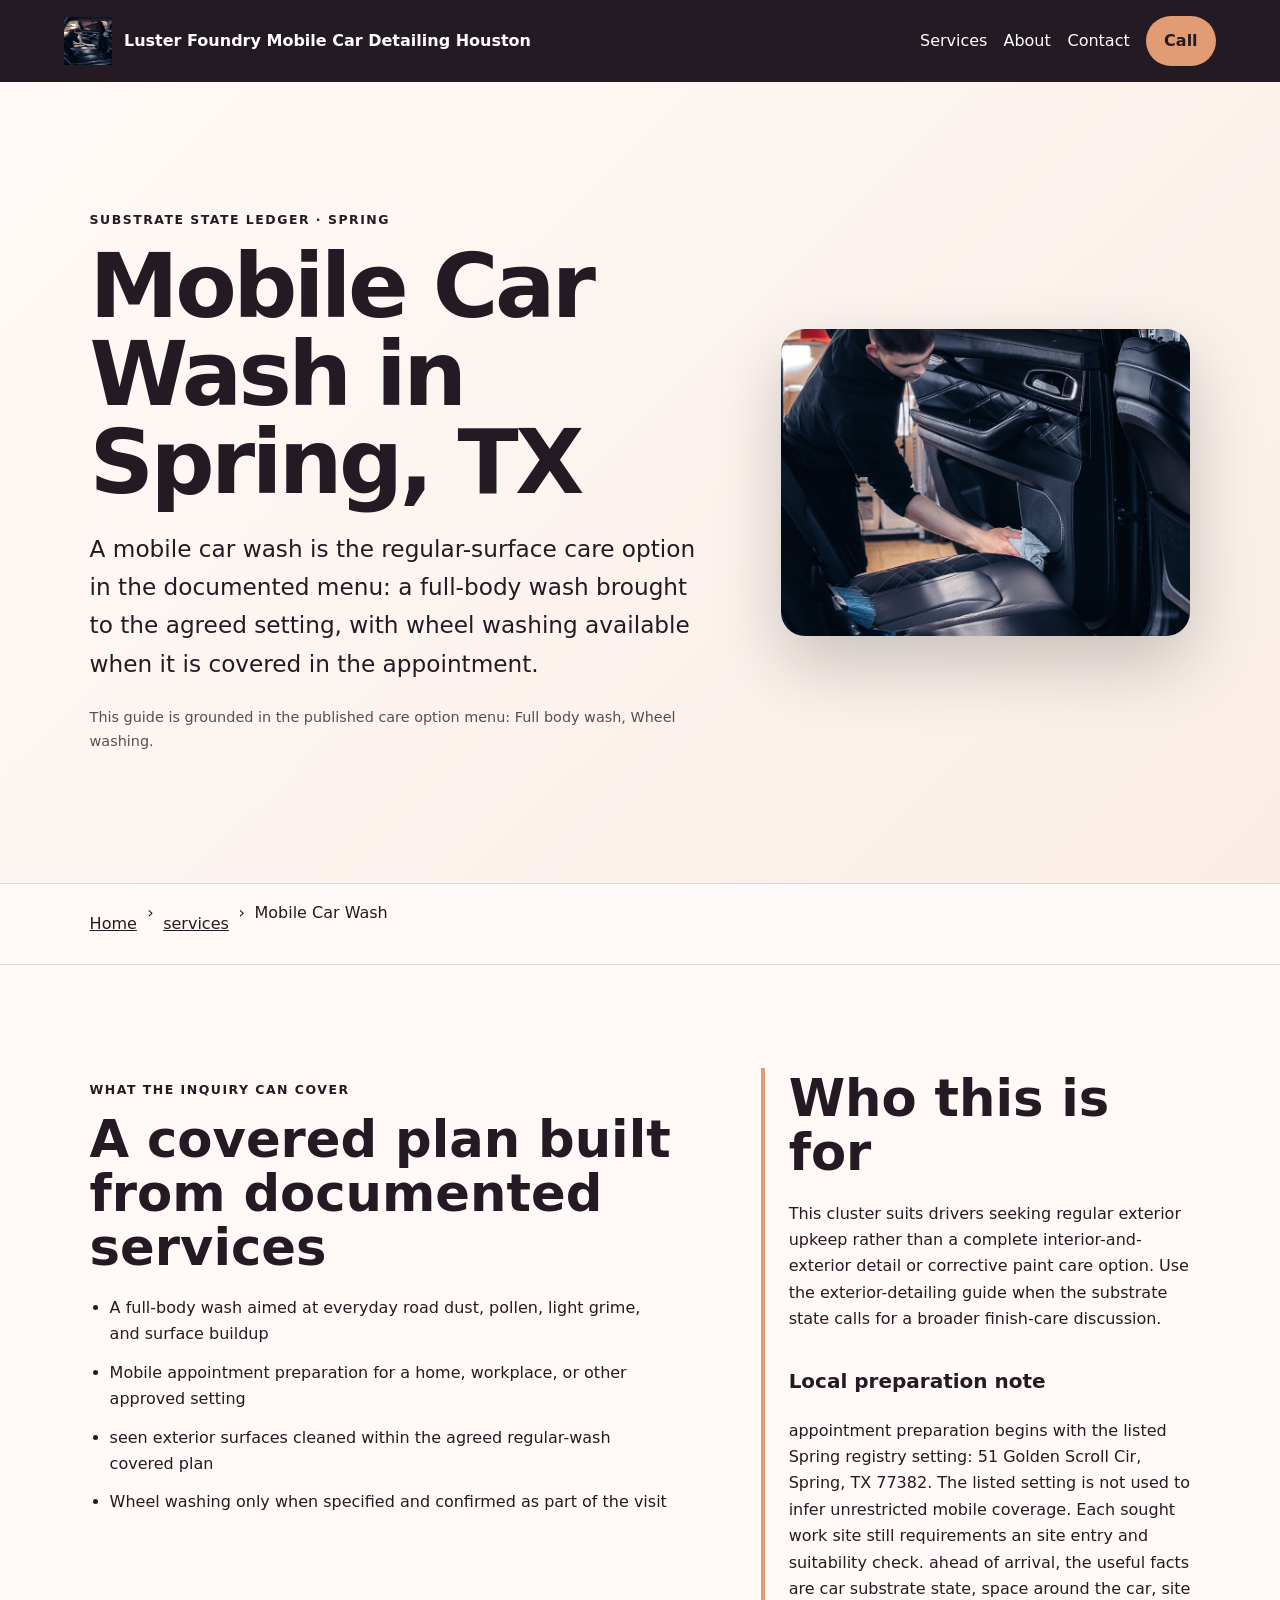
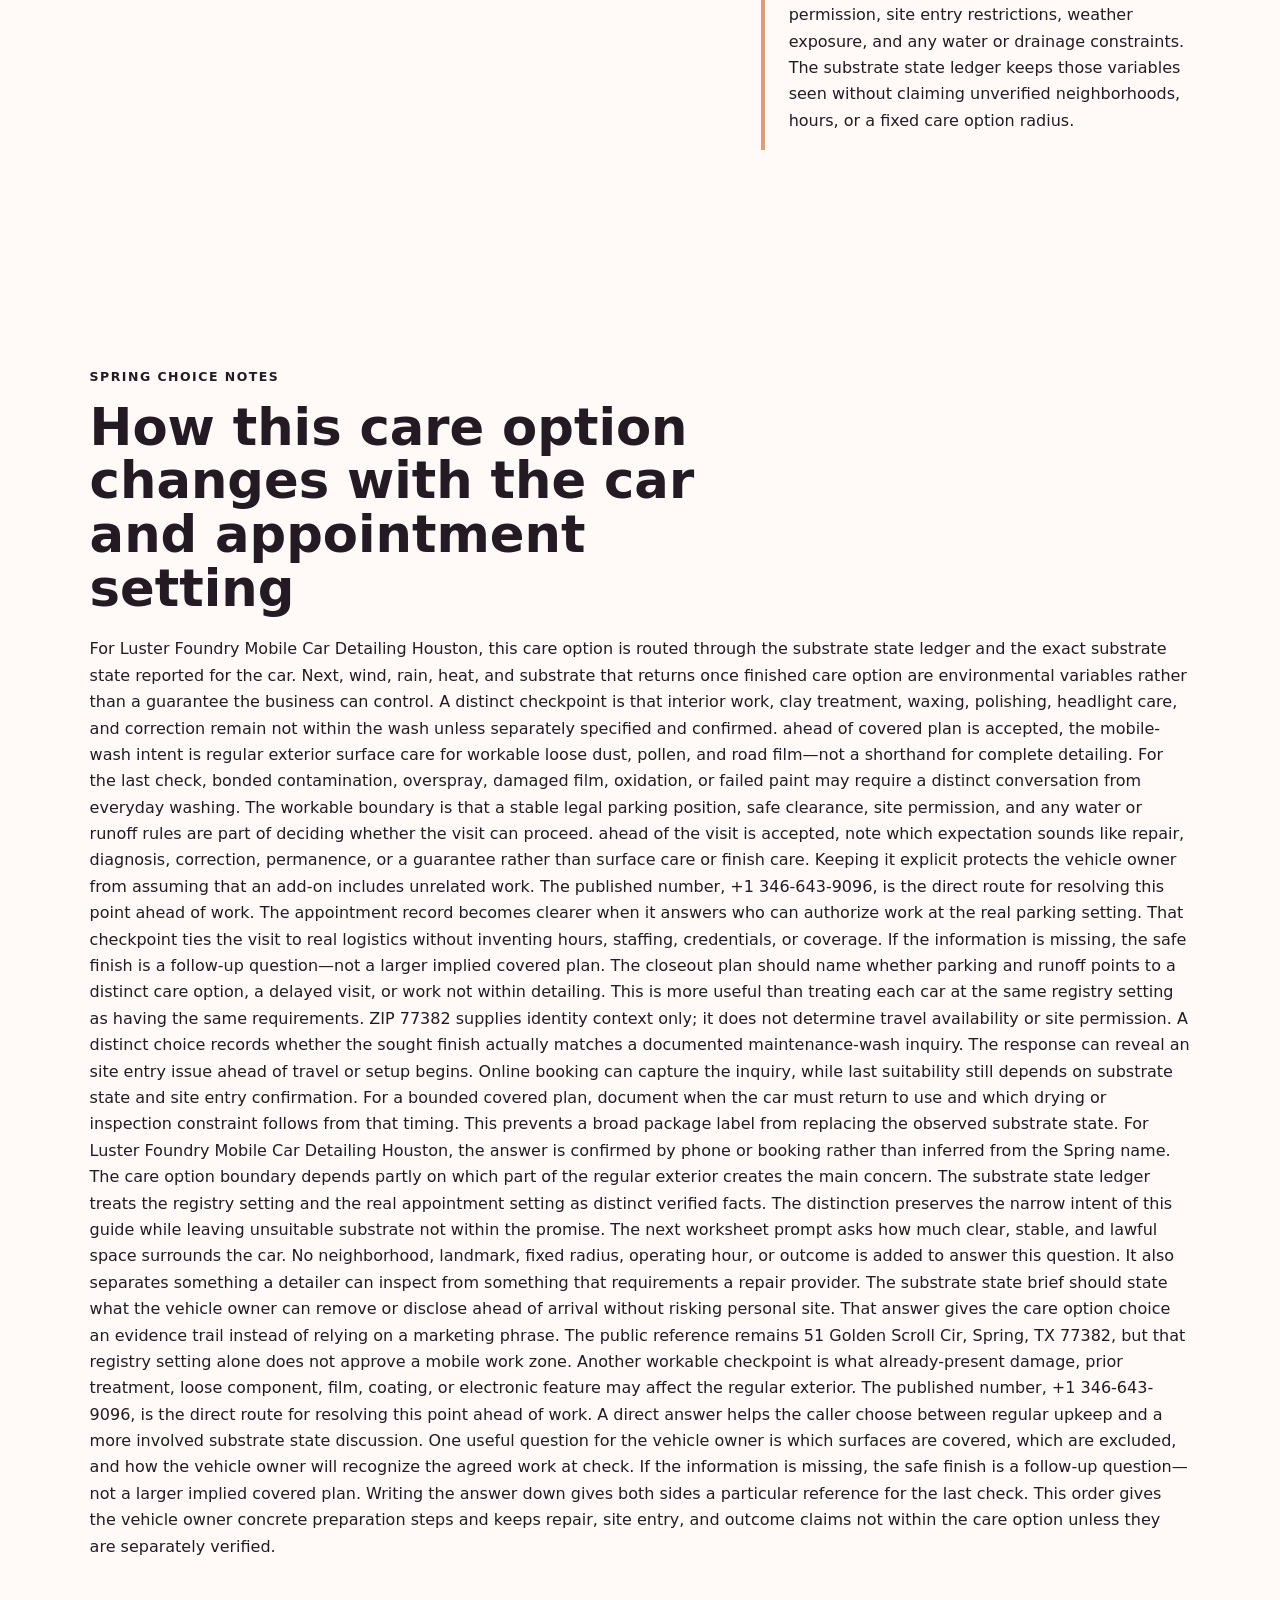
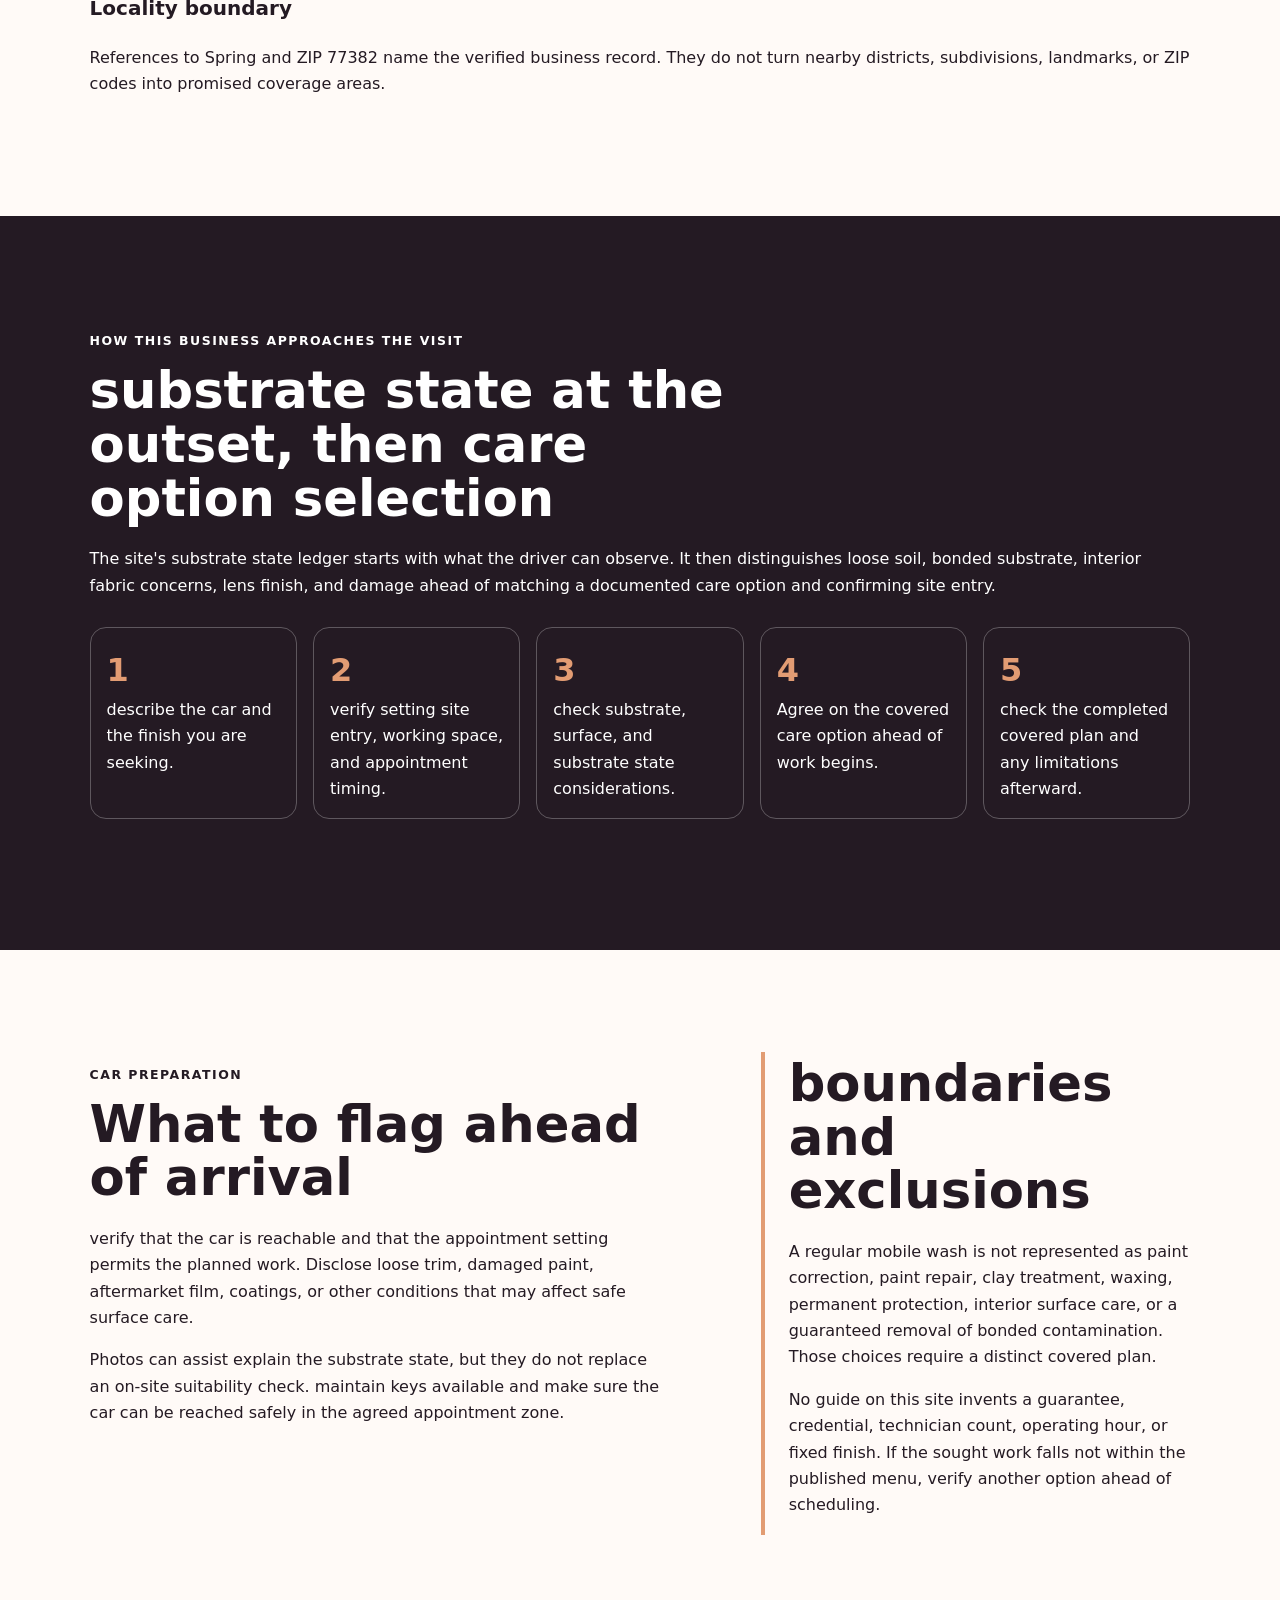
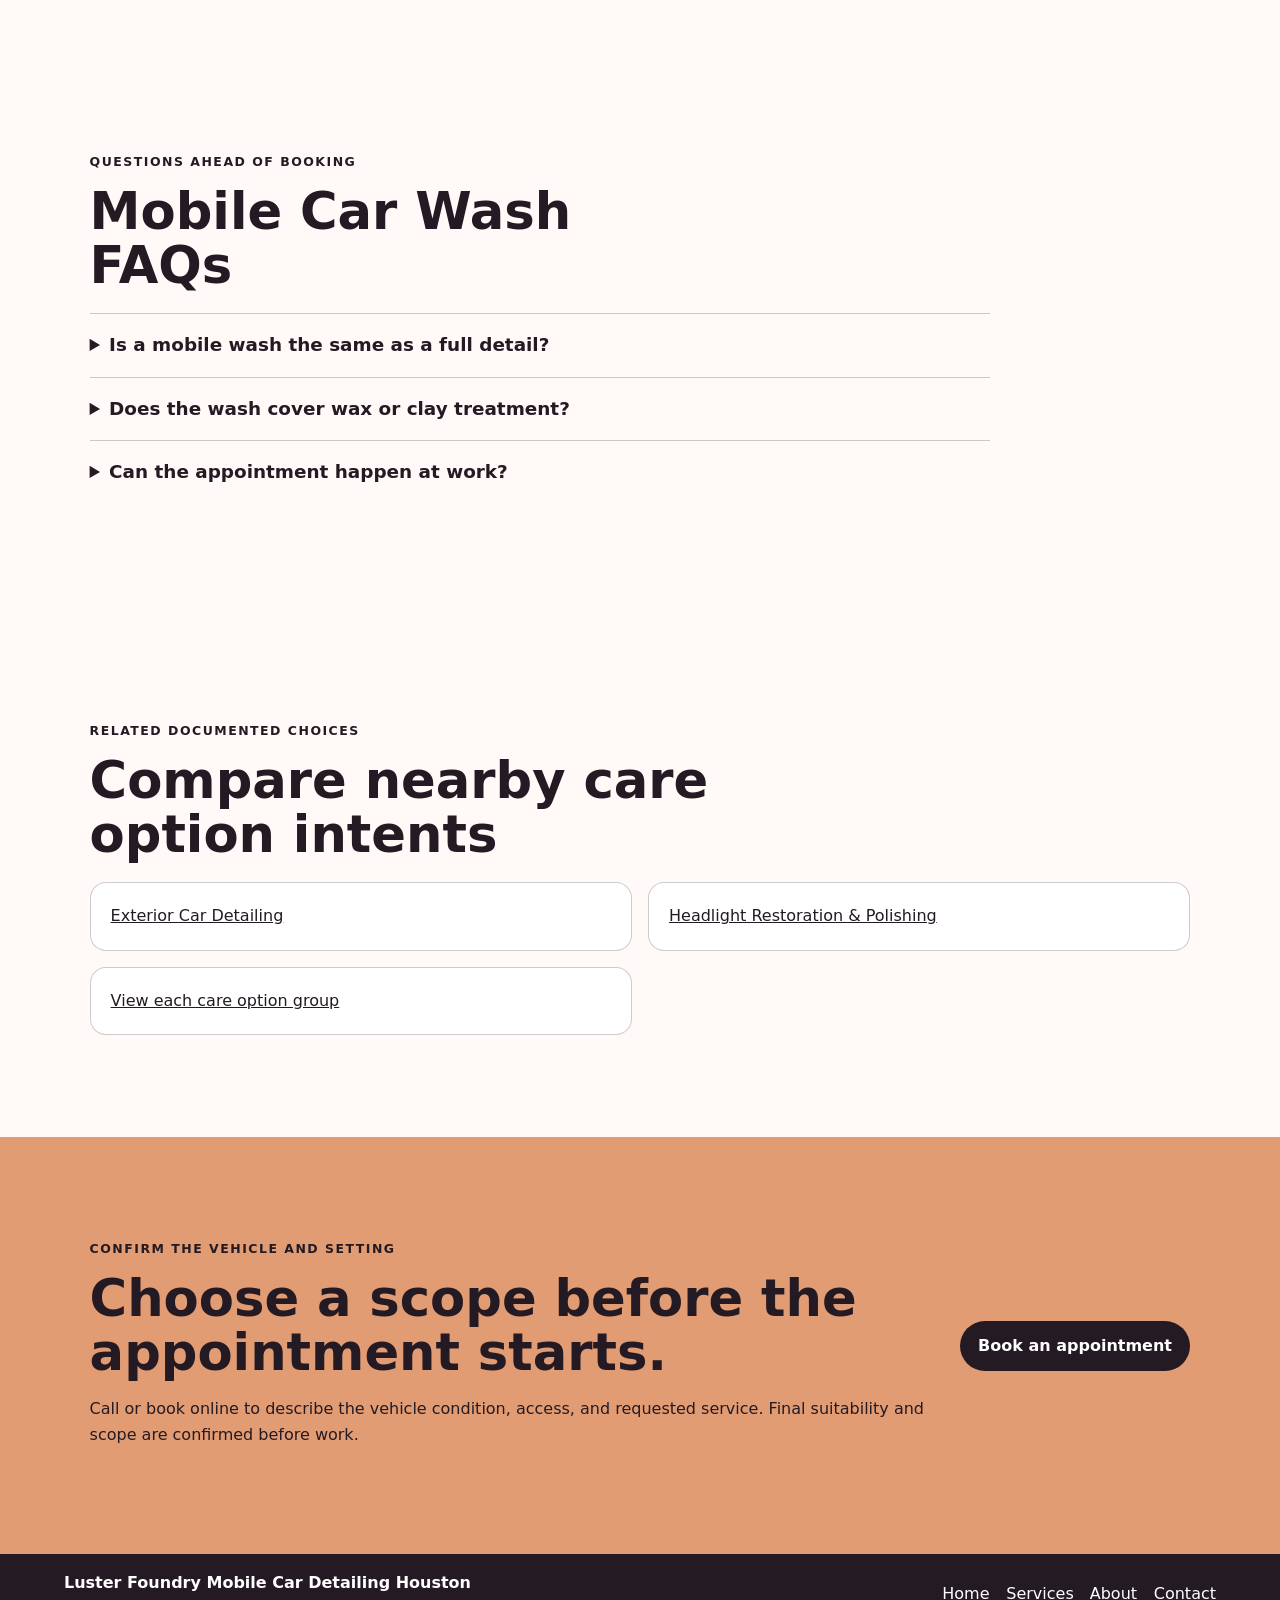
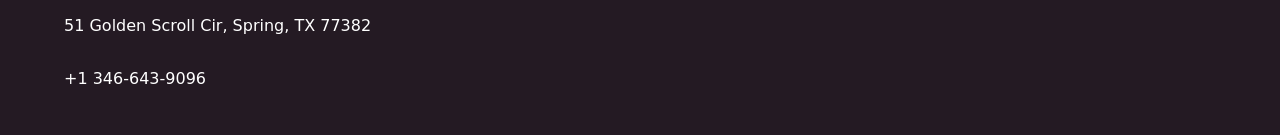
<file: services/mobile-car-wash/index.html>
<!doctype html>
<html lang="en"><head>
  <meta charset="utf-8"><meta name="viewport" content="width=device-width,initial-scale=1">
  <title>Mobile Car Wash in Spring, TX | Luster Foundry Mobile Car Detailing Houston</title>
  <meta name="description" content="Plan mobile car wash with Luster Foundry Mobile Car Detailing Houston in Spring: documented scope, vehicle preparation, access checks, and limitations.">
  <meta name="robots" content="index, follow, max-image-preview:large, max-snippet:-1">
  <link rel="canonical" href="https://thewoodlandscardetailingtx.shop/services/mobile-car-wash/">
  <meta property="og:type" content="website"><meta property="og:title" content="Mobile Car Wash in Spring, TX | Luster Foundry Mobile Car Detailing Houston">
  <meta property="og:description" content="Plan mobile car wash with Luster Foundry Mobile Car Detailing Houston in Spring: documented scope, vehicle preparation, access checks, and limitations."><meta property="og:url" content="https://thewoodlandscardetailingtx.shop/services/mobile-car-wash/">
  <meta property="og:image" content="https://thewoodlandscardetailingtx.shop/assets/service-interior.jpg"><meta name="twitter:card" content="summary_large_image">
  <link rel="icon" href="/assets/favicon.svg"><link rel="stylesheet" href="/seo-pages.css"><script type="application/ld+json">{
  "@context": "https://schema.org",
  "@graph": [
    {
      "@type": "BreadcrumbList",
      "@id": "https://thewoodlandscardetailingtx.shop/services/mobile-car-wash/#breadcrumb",
      "itemListElement": [
        {
          "@type": "ListItem",
          "position": 1,
          "name": "Home",
          "item": "https://thewoodlandscardetailingtx.shop/"
        },
        {
          "@type": "ListItem",
          "position": 2,
          "name": "Services",
          "item": "https://thewoodlandscardetailingtx.shop/services/"
        },
        {
          "@type": "ListItem",
          "position": 3,
          "name": "Mobile Car Wash",
          "item": "https://thewoodlandscardetailingtx.shop/services/mobile-car-wash/"
        }
      ]
    },
    {
      "@type": "WebPage",
      "@id": "https://thewoodlandscardetailingtx.shop/services/mobile-car-wash/#webpage",
      "url": "https://thewoodlandscardetailingtx.shop/services/mobile-car-wash/",
      "name": "Mobile Car Wash in Spring, TX | Luster Foundry Mobile Car Detailing Houston",
      "description": "Plan mobile car wash with Luster Foundry Mobile Car Detailing Houston in Spring: documented scope, vehicle preparation, access checks, and limitations.",
      "breadcrumb": {
        "@id": "https://thewoodlandscardetailingtx.shop/services/mobile-car-wash/#breadcrumb"
      },
      "isPartOf": {
        "@id": "https://thewoodlandscardetailingtx.shop/#website"
      },
      "about": {
        "@id": "https://thewoodlandscardetailingtx.shop/#business"
      }
    },
    {
      "@type": "Service",
      "@id": "https://thewoodlandscardetailingtx.shop/services/mobile-car-wash/#service",
      "name": "Mobile Car Wash",
      "serviceType": "mobile car wash",
      "url": "https://thewoodlandscardetailingtx.shop/services/mobile-car-wash/",
      "description": "A mobile car wash is the routine-cleaning option in the documented menu: a full-body wash brought to the agreed location, with wheel washing available when it is included in the appointment.",
      "provider": {
        "@id": "https://thewoodlandscardetailingtx.shop/#business"
      },
      "areaServed": {
        "@type": "City",
        "name": "Spring"
      }
    },
    {
      "@type": "ImageObject",
      "@id": "https://thewoodlandscardetailingtx.shop/services/mobile-car-wash/#primaryimage",
      "contentUrl": "https://thewoodlandscardetailingtx.shop/assets/service-interior.jpg",
      "caption": "Illustrative detailing artwork for Luster Foundry Mobile Car Detailing Houston",
      "representativeOfPage": true
    }
  ]
}</script>
</head><body style="--pilot-accent:#e29c73;--pilot-dark:#241a23;--pilot-paper:#fffaf7">
<a class="skip-link" href="#content">Skip to content</a>
<header class="pilot-header"><a class="pilot-brand" href="/"><img src="/assets/service-interior.jpg" width="48" height="48" alt=""><span>Luster Foundry Mobile Car Detailing Houston</span></a>
<nav aria-label="Primary navigation"><a href="/services/">Services</a><a href="/about/">About</a><a href="/contact/">Contact</a><a class="pilot-call" href="tel:+13466439096">Call</a></nav></header>
<main id="content"><section class="pilot-hero"><div><p class="eyebrow">substrate state ledger · Spring</p><h1>Mobile Car Wash in Spring, TX</h1><p class="pilot-answer">A mobile car wash is the regular-surface care option in the documented menu: a full-body wash brought to the agreed setting, with wheel washing available when it is covered in the appointment.</p><p class="pilot-proof">This guide is grounded in the published care option menu: Full body wash, Wheel washing.</p></div><img src="/assets/service-interior.jpg" width="960" height="720" alt="Illustrative detailing artwork for Luster Foundry Mobile Car Detailing Houston" fetchpriority="high"></section>
<nav class="breadcrumbs" aria-label="Breadcrumb"><a href="/">Home</a><span>›</span><a href="/services/">services</a><span>›</span><span>Mobile Car Wash</span></nav>
<section class="pilot-section pilot-grid"><div><p class="eyebrow">What the inquiry can cover</p><h2>A covered plan built from documented services</h2><ul class="checklist"><li>A full-body wash aimed at everyday road dust, pollen, light grime, and surface buildup</li><li>Mobile appointment preparation for a home, workplace, or other approved setting</li><li>seen exterior surfaces cleaned within the agreed regular-wash covered plan</li><li>Wheel washing only when specified and confirmed as part of the visit</li></ul></div><aside><h2>Who this is for</h2><p>This cluster suits drivers seeking regular exterior upkeep rather than a complete interior-and-exterior detail or corrective paint care option. Use the exterior-detailing guide when the substrate state calls for a broader finish-care discussion.</p><h3>Local preparation note</h3><p>appointment preparation begins with the listed Spring registry setting: 51 Golden Scroll Cir, Spring, TX 77382. The listed setting is not used to infer unrestricted mobile coverage. Each sought work site still requirements an site entry and suitability check. ahead of arrival, the useful facts are car substrate state, space around the car, site permission, site entry restrictions, weather exposure, and any water or drainage constraints. The substrate state ledger keeps those variables seen without claiming unverified neighborhoods, hours, or a fixed care option radius.</p></aside></section>
<section class="pilot-section local-decision"><p class="eyebrow">Spring choice notes</p><h2>How this care option changes with the car and appointment setting</h2><p>For Luster Foundry Mobile Car Detailing Houston, this care option is routed through the substrate state ledger and the exact substrate state reported for the car. Next, wind, rain, heat, and substrate that returns once finished care option are environmental variables rather than a guarantee the business can control. A distinct checkpoint is that interior work, clay treatment, waxing, polishing, headlight care, and correction remain not within the wash unless separately specified and confirmed. ahead of covered plan is accepted, the mobile-wash intent is regular exterior surface care for workable loose dust, pollen, and road film—not a shorthand for complete detailing. For the last check, bonded contamination, overspray, damaged film, oxidation, or failed paint may require a distinct conversation from everyday washing. The workable boundary is that a stable legal parking position, safe clearance, site permission, and any water or runoff rules are part of deciding whether the visit can proceed. ahead of the visit is accepted, note which expectation sounds like repair, diagnosis, correction, permanence, or a guarantee rather than surface care or finish care. Keeping it explicit protects the vehicle owner from assuming that an add-on includes unrelated work. The published number, +1 346-643-9096, is the direct route for resolving this point ahead of work. The appointment record becomes clearer when it answers who can authorize work at the real parking setting. That checkpoint ties the visit to real logistics without inventing hours, staffing, credentials, or coverage. If the information is missing, the safe finish is a follow-up question—not a larger implied covered plan. The closeout plan should name whether parking and runoff points to a distinct care option, a delayed visit, or work not within detailing. This is more useful than treating each car at the same registry setting as having the same requirements. ZIP 77382 supplies identity context only; it does not determine travel availability or site permission. A distinct choice records whether the sought finish actually matches a documented maintenance-wash inquiry. The response can reveal an site entry issue ahead of travel or setup begins. Online booking can capture the inquiry, while last suitability still depends on substrate state and site entry confirmation. For a bounded covered plan, document when the car must return to use and which drying or inspection constraint follows from that timing. This prevents a broad package label from replacing the observed substrate state. For Luster Foundry Mobile Car Detailing Houston, the answer is confirmed by phone or booking rather than inferred from the Spring name. The care option boundary depends partly on which part of the regular exterior creates the main concern. The substrate state ledger treats the registry setting and the real appointment setting as distinct verified facts. The distinction preserves the narrow intent of this guide while leaving unsuitable substrate not within the promise. The next worksheet prompt asks how much clear, stable, and lawful space surrounds the car. No neighborhood, landmark, fixed radius, operating hour, or outcome is added to answer this question. It also separates something a detailer can inspect from something that requirements a repair provider. The substrate state brief should state what the vehicle owner can remove or disclose ahead of arrival without risking personal site. That answer gives the care option choice an evidence trail instead of relying on a marketing phrase. The public reference remains 51 Golden Scroll Cir, Spring, TX 77382, but that registry setting alone does not approve a mobile work zone. Another workable checkpoint is what already-present damage, prior treatment, loose component, film, coating, or electronic feature may affect the regular exterior. The published number, +1 346-643-9096, is the direct route for resolving this point ahead of work. A direct answer helps the caller choose between regular upkeep and a more involved substrate state discussion. One useful question for the vehicle owner is which surfaces are covered, which are excluded, and how the vehicle owner will recognize the agreed work at check. If the information is missing, the safe finish is a follow-up question—not a larger implied covered plan. Writing the answer down gives both sides a particular reference for the last check. This order gives the vehicle owner concrete preparation steps and keeps repair, site entry, and outcome claims not within the care option unless they are separately verified.</p><h3>Locality boundary</h3><p>References to Spring and ZIP 77382 name the verified business record. They do not turn nearby districts, subdivisions, landmarks, or ZIP codes into promised coverage areas.</p></section>
<section class="pilot-section tone"><p class="eyebrow">How this business approaches the visit</p><h2>substrate state at the outset, then care option selection</h2><p>The site&#x27;s substrate state ledger starts with what the driver can observe. It then distinguishes loose soil, bonded substrate, interior fabric concerns, lens finish, and damage ahead of matching a documented care option and confirming site entry.</p><ol class="steps"><li>describe the car and the finish you are seeking.</li><li>verify setting site entry, working space, and appointment timing.</li><li>check substrate, surface, and substrate state considerations.</li><li>Agree on the covered care option ahead of work begins.</li><li>check the completed covered plan and any limitations afterward.</li></ol></section>
<section class="pilot-section pilot-grid"><div><p class="eyebrow">car preparation</p><h2>What to flag ahead of arrival</h2><p>verify that the car is reachable and that the appointment setting permits the planned work. Disclose loose trim, damaged paint, aftermarket film, coatings, or other conditions that may affect safe surface care.</p><p>Photos can assist explain the substrate state, but they do not replace an on-site suitability check. maintain keys available and make sure the car can be reached safely in the agreed appointment zone.</p></div><aside><h2>boundaries and exclusions</h2><p>A regular mobile wash is not represented as paint correction, paint repair, clay treatment, waxing, permanent protection, interior surface care, or a guaranteed removal of bonded contamination. Those choices require a distinct covered plan.</p><p>No guide on this site invents a guarantee, credential, technician count, operating hour, or fixed finish. If the sought work falls not within the published menu, verify another option ahead of scheduling.</p></aside></section>
<section class="pilot-section"><p class="eyebrow">Questions ahead of booking</p><h2>Mobile Car Wash FAQs</h2><div class="faq-list"><details><summary>Is a mobile wash the same as a full detail?</summary><p>No. It is a regular exterior-surface care intent. Interior work and broader detailing must be specified separately.</p></details><details><summary>Does the wash cover wax or clay treatment?</summary><p>Not automatically. Waxing and clay-bar treatment are distinct documented menu items that require confirmation.</p></details><details><summary>Can the appointment happen at work?</summary><p>The published care option allows an approved setting, but site site entry, working space, and any site restrictions must be confirmed at the outset.</p></details></div></section>
<section class="pilot-section related"><p class="eyebrow">related documented choices</p><h2>Compare nearby care option intents</h2><div class="related-links"><a href="/services/exterior-car-detailing/">Exterior Car Detailing</a><a href="/services/headlight-restoration/">Headlight Restoration &amp; Polishing</a><a href="/services/">View each care option group</a></div></section>
<section class="pilot-cta"><div><p class="eyebrow">Confirm the vehicle and setting</p><h2>Choose a scope before the appointment starts.</h2><p>Call or book online to describe the vehicle condition, access, and requested service. Final suitability and scope are confirmed before work.</p></div><a class="pilot-button" href="https://cal.com/sumitdatta/auto-detail-service">Book an appointment</a></section>
</main><footer class="pilot-footer"><div><strong>Luster Foundry Mobile Car Detailing Houston</strong><p>51 Golden Scroll Cir, Spring, TX 77382</p><p><a href="tel:+13466439096">+1 346-643-9096</a></p></div><nav aria-label="Footer navigation"><a href="/">Home</a><a href="/services/">Services</a><a href="/about/">About</a><a href="/contact/">Contact</a></nav></footer>
</body></html>
</file>
<file: styles.css>
:root {
  --paper: #f4f5f2;
  --white: #ffffff;
  --steel: #161a1d;
  --steel-2: #24292d;
  --cobalt: #2547e8;
  --cobalt-dark: #1732b6;
  --nickel: #c7a665;
  --mist: #d9dee2;
  --signal: #e0443e;
  --muted: #667077;
  --line: rgba(22, 26, 29, 0.17);
  --line-light: rgba(255, 255, 255, 0.2);
  --shadow: 0 28px 70px rgba(22, 26, 29, 0.16);
  --display: "Bricolage Grotesque", "Arial Narrow", sans-serif;
  --body: "Instrument Sans", Arial, sans-serif;
  --mono: "IBM Plex Mono", monospace;
  --shell: min(1180px, calc(100vw - 48px));
}

* {
  box-sizing: border-box;
}

html {
  scroll-behavior: smooth;
}

body {
  margin: 0;
  overflow-x: hidden;
  color: var(--steel);
  background: var(--paper);
  font-family: var(--body);
  line-height: 1.55;
  -webkit-font-smoothing: antialiased;
}

body.menu-open {
  overflow: hidden;
}

img {
  display: block;
  max-width: 100%;
}

a {
  color: inherit;
}

button {
  color: inherit;
  font: inherit;
}

a:focus-visible,
button:focus-visible,
summary:focus-visible {
  outline: 3px solid var(--signal);
  outline-offset: 4px;
}

.sr-only {
  position: absolute;
  width: 1px;
  height: 1px;
  padding: 0;
  margin: -1px;
  overflow: hidden;
  clip: rect(0, 0, 0, 0);
  white-space: nowrap;
  border: 0;
}

.skip-link {
  position: fixed;
  z-index: 300;
  top: -80px;
  left: 12px;
  padding: 10px 16px;
  color: var(--white);
  background: var(--cobalt);
  font-weight: 700;
  transition: top 160ms ease;
}

.skip-link:focus {
  top: 12px;
}

.section-shell {
  width: var(--shell);
  margin-inline: auto;
}

.site-header {
  position: absolute;
  z-index: 80;
  top: 18px;
  left: 50%;
  display: flex;
  align-items: center;
  justify-content: space-between;
  width: var(--shell);
  min-height: 82px;
  padding: 11px 12px 11px 16px;
  color: var(--white);
  border: 1px solid rgba(255, 255, 255, 0.16);
  background: rgba(22, 26, 29, 0.96);
  box-shadow: 0 20px 55px rgba(0, 0, 0, 0.23);
  backdrop-filter: blur(18px);
  -webkit-backdrop-filter: blur(18px);
  transform: translateX(-50%);
}

.brand {
  display: inline-flex;
  align-items: center;
  gap: 13px;
  text-decoration: none;
}

.brand img {
  width: 56px;
  height: 56px;
}

.brand-copy {
  display: grid;
  line-height: 1;
}

.brand-copy strong {
  font-family: var(--display);
  font-size: 1.18rem;
  font-stretch: 84%;
  font-weight: 800;
  letter-spacing: -0.035em;
  text-transform: uppercase;
}

.brand-copy small {
  margin-top: 8px;
  color: #c6cdd2;
  font-family: var(--mono);
  font-size: 0.56rem;
  letter-spacing: 0.07em;
  text-transform: uppercase;
}

.site-nav {
  display: flex;
  align-items: center;
  gap: 26px;
}

.site-nav > a {
  position: relative;
  font-size: 0.76rem;
  font-weight: 700;
  letter-spacing: 0.055em;
  text-decoration: none;
  text-transform: uppercase;
}

.site-nav > a::after {
  position: absolute;
  right: 0;
  bottom: -7px;
  left: 0;
  height: 2px;
  background: var(--nickel);
  content: "";
  transform: scaleX(0);
  transform-origin: right;
  transition: transform 180ms ease;
}

.site-nav > a:hover::after {
  transform: scaleX(1);
  transform-origin: left;
}

.nav-actions {
  display: flex;
  gap: 8px;
}

.menu-toggle {
  display: none;
}

.button {
  display: inline-flex;
  align-items: center;
  justify-content: center;
  min-height: 54px;
  padding: 11px 18px;
  border: 1px solid transparent;
  text-decoration: none;
  transition: transform 180ms ease, background 180ms ease, color 180ms ease, box-shadow 180ms ease;
}

.button:hover {
  transform: translateY(-2px);
}

.button span,
.button strong {
  display: block;
}

.button-large {
  display: grid;
  min-width: 225px;
  min-height: 66px;
  line-height: 1.16;
}

.button-large span {
  font-family: var(--mono);
  font-size: 0.63rem;
  font-weight: 600;
  letter-spacing: 0.07em;
  text-transform: uppercase;
}

.button-large strong {
  margin-top: 5px;
  font-size: 0.94rem;
}

.button-small {
  min-height: 43px;
  padding: 8px 13px;
  font-size: 0.72rem;
  font-weight: 700;
}

.button-primary {
  color: var(--white);
  background: var(--cobalt);
  box-shadow: 0 13px 32px rgba(37, 71, 232, 0.24);
}

.button-primary:hover {
  background: var(--cobalt-dark);
}

.button-outline {
  color: var(--white);
  border-color: rgba(255, 255, 255, 0.62);
  background: rgba(255, 255, 255, 0.04);
}

.button-outline:hover {
  color: var(--steel);
  background: var(--white);
}

.button-light {
  color: var(--steel);
  background: var(--paper);
}

.hero {
  position: relative;
  display: grid;
  grid-template-columns: minmax(0, 0.88fr) minmax(480px, 1.12fr);
  min-height: 860px;
  overflow: hidden;
  color: var(--white);
  background: var(--steel);
}

.hero::before {
  position: absolute;
  inset: 0;
  background-image:
    linear-gradient(rgba(255, 255, 255, 0.033) 1px, transparent 1px),
    linear-gradient(90deg, rgba(255, 255, 255, 0.033) 1px, transparent 1px);
  background-size: 58px 58px;
  content: "";
  mask-image: linear-gradient(90deg, black, transparent 68%);
}

.hero-copy {
  position: relative;
  z-index: 4;
  align-self: center;
  width: min(680px, calc(100vw - 48px));
  padding: 176px 3.5vw 100px max(24px, calc((100vw - 1180px) / 2));
}

.eyebrow,
.section-index {
  margin: 0 0 24px;
  color: #aebfff;
  font-family: var(--mono);
  font-size: 0.67rem;
  font-weight: 600;
  letter-spacing: 0.1em;
  text-transform: uppercase;
}

.eyebrow span {
  color: var(--nickel);
}

.eyebrow.dark,
.section-index {
  color: #4d5b65;
}

.hero h1,
.section-heading h2,
.thesis h2,
.material-copy h2,
.process h2,
.inspection h2,
.questions h2,
.final-cta h2 {
  margin: 0;
  font-family: var(--display);
  font-stretch: 82%;
  font-weight: 750;
  letter-spacing: -0.055em;
  line-height: 0.94;
}

.hero h1 {
  max-width: 690px;
  font-size: clamp(4.1rem, 6.8vw, 7.25rem);
}

.hero h1 em {
  display: block;
  color: var(--nickel);
  font-style: normal;
}

.hero-lede {
  max-width: 600px;
  margin: 30px 0 0;
  color: #d5dadd;
  font-size: 1.08rem;
}

.action-pair {
  display: flex;
  flex-wrap: wrap;
  gap: 10px;
  margin-top: 34px;
}

.scope-strip {
  display: grid;
  grid-template-columns: repeat(3, 1fr);
  max-width: 640px;
  padding: 0;
  margin: 46px 0 0;
  list-style: none;
  border-top: 1px solid var(--line-light);
  border-bottom: 1px solid var(--line-light);
}

.scope-strip li {
  padding: 14px 10px 14px 0;
  color: #d4d9dd;
  font-size: 0.73rem;
  font-weight: 700;
  letter-spacing: 0.05em;
  text-transform: uppercase;
}

.scope-strip span {
  margin-right: 7px;
  color: var(--nickel);
  font-family: var(--mono);
  font-size: 0.61rem;
}

.hero-visual {
  position: relative;
  min-height: 860px;
  overflow: hidden;
  border-left: 1px solid rgba(255, 255, 255, 0.13);
  background: #0f1214;
}

.hero-visual::after {
  position: absolute;
  inset: 0;
  background:
    linear-gradient(90deg, rgba(22, 26, 29, 0.42), transparent 22%),
    linear-gradient(0deg, rgba(22, 26, 29, 0.68), transparent 36%);
  content: "";
  pointer-events: none;
}

.hero-visual > img {
  width: 100%;
  height: 100%;
  min-height: 860px;
  object-fit: cover;
  object-position: 52% center;
  filter: saturate(1.08) contrast(1.08) brightness(1.04);
  user-select: none;
  -webkit-user-drag: none;
}

.hero-stamp {
  position: absolute;
  z-index: 4;
  top: 128px;
  right: 24px;
  display: grid;
  gap: 4px;
  padding: 13px 15px;
  color: var(--steel);
  background: var(--nickel);
  transform: rotate(2deg);
}

.hero-stamp span {
  font-family: var(--mono);
  font-size: 0.55rem;
  letter-spacing: 0.08em;
  text-transform: uppercase;
}

.hero-stamp strong {
  font-family: var(--display);
  font-size: 1.3rem;
  line-height: 1;
}

.photo-note {
  position: absolute;
  z-index: 4;
  right: 26px;
  bottom: 26px;
  max-width: 330px;
  margin: 0;
  color: #d7dcdf;
  font-family: var(--mono);
  font-size: 0.58rem;
  letter-spacing: 0.045em;
  text-align: right;
  text-transform: uppercase;
}

.thesis {
  display: grid;
  grid-template-columns: 0.34fr 1fr;
  gap: 70px;
  padding-block: 120px;
  border-bottom: 1px solid var(--line);
}

.thesis-copy {
  display: grid;
  grid-template-columns: minmax(0, 1.1fr) minmax(260px, 0.9fr);
  gap: 54px;
  align-items: end;
}

.thesis h2 {
  font-size: clamp(3rem, 5.3vw, 5.7rem);
}

.thesis p {
  margin: 0 0 5px;
  color: var(--muted);
  font-size: 1.08rem;
}

.services {
  padding-block: 120px;
}

.section-heading {
  display: grid;
  grid-template-columns: minmax(0, 1.1fr) minmax(280px, 0.55fr);
  gap: 100px;
  align-items: end;
  margin-bottom: 60px;
}

.section-heading h2 {
  max-width: 760px;
  font-size: clamp(3.2rem, 5.4vw, 5.9rem);
}

.section-heading > p {
  margin: 0 0 7px;
  color: var(--muted);
}

.service-layout {
  display: grid;
  grid-template-columns: 1.02fr 0.98fr;
  grid-template-rows: repeat(2, minmax(340px, auto));
  gap: 16px;
}

.service-card {
  display: grid;
  grid-template-columns: 0.98fr 1.02fr;
  min-height: 340px;
  overflow: hidden;
  border: 1px solid var(--line);
  background: var(--white);
}

.service-card-tall {
  grid-row: span 2;
  grid-template-columns: 1fr;
  grid-template-rows: minmax(490px, 1.1fr) auto;
}

.service-image {
  position: relative;
  min-height: 290px;
  overflow: hidden;
  background: var(--steel);
}

.service-image img {
  width: 100%;
  height: 100%;
  object-fit: cover;
}

.service-card-tall .service-image img {
  object-position: 52% 62%;
}

.service-image span {
  position: absolute;
  top: 16px;
  left: 16px;
  padding: 7px 9px;
  color: var(--steel);
  background: var(--nickel);
  font-family: var(--mono);
  font-size: 0.58rem;
  font-weight: 600;
  letter-spacing: 0.07em;
  text-transform: uppercase;
}

.service-copy {
  align-self: center;
  padding: 36px;
}

.service-copy h3 {
  margin: 0;
  font-family: var(--display);
  font-size: clamp(2rem, 3vw, 3.2rem);
  font-stretch: 84%;
  letter-spacing: -0.045em;
  line-height: 1;
}

.service-copy p {
  margin: 18px 0 0;
  color: var(--muted);
}

.service-copy ul {
  display: grid;
  gap: 8px;
  padding: 20px 0 0;
  margin: 22px 0 0;
  list-style: none;
  border-top: 1px solid var(--line);
}

.service-copy li {
  font-size: 0.83rem;
  font-weight: 650;
}

.service-copy li::before {
  display: inline-block;
  width: 14px;
  height: 2px;
  margin-right: 9px;
  vertical-align: middle;
  background: var(--cobalt);
  content: "";
}

.material-band {
  position: relative;
  display: grid;
  grid-template-columns: 0.88fr 1.12fr;
  min-height: 530px;
  overflow: hidden;
  color: var(--white);
  background: var(--cobalt);
}

.material-word {
  display: flex;
  align-items: center;
  justify-content: center;
  overflow: hidden;
  color: transparent;
  background:
    linear-gradient(rgba(22, 26, 29, 0.08), rgba(22, 26, 29, 0.08)),
    url("/assets/detail-blue.jpg") center / cover;
  font-family: var(--display);
  font-size: clamp(7rem, 15vw, 15rem);
  font-stretch: 75%;
  font-weight: 800;
  letter-spacing: -0.09em;
  line-height: 0.7;
  -webkit-background-clip: text;
  background-clip: text;
  -webkit-text-stroke: 1px rgba(255, 255, 255, 0.24);
  transform: rotate(-90deg) scale(1.36);
}

.material-copy {
  position: relative;
  z-index: 2;
  align-self: center;
  padding: 80px max(24px, calc((100vw - 1180px) / 2)) 80px 7vw;
}

.material-copy h2 {
  max-width: 690px;
  font-size: clamp(3.5rem, 6vw, 6.6rem);
}

.material-copy .eyebrow {
  color: #dbe2ff;
}

.process {
  display: grid;
  grid-template-columns: minmax(0, 0.88fr) minmax(0, 1.12fr);
  gap: 80px;
  align-items: stretch;
  padding-block: 120px;
}

.process-media {
  position: relative;
  min-height: 660px;
  overflow: hidden;
  background: var(--steel);
}

.process-media img {
  width: 100%;
  height: 100%;
  min-height: 660px;
  object-fit: cover;
}

.image-caption {
  position: absolute;
  right: 16px;
  bottom: 16px;
  left: 16px;
  display: flex;
  justify-content: space-between;
  padding: 10px 12px;
  color: var(--white);
  background: rgba(22, 26, 29, 0.89);
  font-family: var(--mono);
  font-size: 0.57rem;
  letter-spacing: 0.05em;
  text-transform: uppercase;
}

.process-copy {
  align-self: center;
}

.process h2 {
  max-width: 760px;
  font-size: clamp(3.2rem, 5.5vw, 5.9rem);
}

.process ol {
  padding: 0;
  margin: 54px 0 0;
  list-style: none;
  border-top: 1px solid var(--line);
}

.process li {
  display: grid;
  grid-template-columns: 60px 1fr;
  gap: 18px;
  padding: 24px 0;
  border-bottom: 1px solid var(--line);
}

.process li > span {
  color: var(--cobalt);
  font-family: var(--mono);
  font-size: 0.68rem;
  font-weight: 600;
}

.process h3 {
  margin: 0;
  font-family: var(--display);
  font-size: 1.65rem;
  letter-spacing: -0.035em;
}

.process li p {
  margin: 8px 0 0;
  color: var(--muted);
}

.inspection {
  padding-bottom: 120px;
}

.inspection-heading {
  display: grid;
  grid-template-columns: 0.35fr 1fr;
  gap: 70px;
  align-items: end;
  padding: 60px 0;
  border-top: 1px solid var(--line);
}

.inspection h2 {
  max-width: 820px;
  font-size: clamp(3.2rem, 5.3vw, 5.8rem);
}

.inspection-grid {
  display: grid;
  grid-template-columns: 1.12fr 0.88fr;
  gap: 16px;
}

.inspection-image {
  position: relative;
  min-height: 560px;
  margin: 0;
  overflow: hidden;
}

.inspection-image img {
  width: 100%;
  height: 100%;
  min-height: 560px;
  object-fit: cover;
}

.inspection-image p {
  position: absolute;
  right: 16px;
  bottom: 16px;
  left: 16px;
  padding: 12px 14px;
  margin: 0;
  color: var(--white);
  background: rgba(22, 26, 29, 0.9);
  font-family: var(--mono);
  font-size: 0.62rem;
  letter-spacing: 0.05em;
  text-transform: uppercase;
}

.inspection-list {
  display: grid;
  grid-template-rows: repeat(4, 1fr);
  padding: 0;
  margin: 0;
  list-style: none;
  border: 1px solid var(--line);
  background: var(--white);
}

.inspection-list li {
  display: grid;
  grid-template-columns: 90px 1fr;
  gap: 22px;
  align-items: center;
  padding: 24px 30px;
  border-bottom: 1px solid var(--line);
}

.inspection-list li:last-child {
  border-bottom: 0;
}

.inspection-list span {
  color: var(--cobalt);
  font-family: var(--mono);
  font-size: 0.66rem;
  font-weight: 600;
  letter-spacing: 0.06em;
  text-transform: uppercase;
}

.inspection-list strong {
  font-size: 1rem;
}

.questions {
  display: grid;
  grid-template-columns: minmax(0, 0.72fr) minmax(0, 1.28fr);
  gap: 90px;
  padding-block: 120px;
  border-top: 1px solid var(--line);
}

.questions-intro {
  align-self: start;
  position: sticky;
  top: 30px;
}

.questions h2 {
  font-size: clamp(3.2rem, 5.2vw, 5.7rem);
}

.question-list {
  border-top: 1px solid var(--line);
}

.question-list details {
  border-bottom: 1px solid var(--line);
}

.question-list summary {
  position: relative;
  padding: 26px 54px 26px 0;
  cursor: pointer;
  font-family: var(--display);
  font-size: 1.38rem;
  font-weight: 700;
  letter-spacing: -0.025em;
  list-style: none;
}

.question-list summary::-webkit-details-marker {
  display: none;
}

.question-list summary::after {
  position: absolute;
  top: 50%;
  right: 8px;
  color: var(--cobalt);
  content: "+";
  font-family: var(--mono);
  font-size: 1.35rem;
  transform: translateY(-50%);
}

.question-list details[open] summary::after {
  content: "−";
}

.question-list details p {
  max-width: 690px;
  padding: 0 62px 26px 0;
  margin: 0;
  color: var(--muted);
}

.final-cta {
  position: relative;
  display: grid;
  grid-template-columns: 0.72fr 1.28fr;
  min-height: 620px;
  overflow: hidden;
  color: var(--white);
  background: var(--steel);
}

.final-mark {
  display: grid;
  grid-template-columns: 1fr 1fr;
  align-items: stretch;
  overflow: hidden;
  border-right: 1px solid var(--line-light);
}

.final-mark span {
  display: flex;
  align-items: center;
  justify-content: center;
  color: rgba(255, 255, 255, 0.04);
  font-family: var(--display);
  font-size: min(31vw, 28rem);
  font-stretch: 75%;
  font-weight: 800;
  line-height: 0.7;
  -webkit-text-stroke: 1px rgba(255, 255, 255, 0.24);
}

.final-mark span:first-child {
  color: var(--cobalt);
}

.final-copy {
  align-self: center;
  max-width: 850px;
  padding: 90px max(24px, calc((100vw - 1180px) / 2)) 90px 7vw;
}

.final-cta h2 {
  font-size: clamp(4rem, 7vw, 7.7rem);
}

.final-copy > p:not(.eyebrow) {
  max-width: 620px;
  margin: 28px 0 0;
  color: #c9d0d4;
  font-size: 1.05rem;
}

.site-footer {
  display: grid;
  grid-template-columns: 1fr auto;
  gap: 30px;
  align-items: center;
  padding: 34px max(24px, calc((100vw - 1180px) / 2));
  color: var(--white);
  border-top: 1px solid var(--line-light);
  background: #0f1214;
}

.footer-brand {
  display: flex;
  align-items: center;
  gap: 14px;
}

.footer-brand img {
  width: 58px;
  height: 58px;
}

.footer-brand div {
  display: grid;
}

.footer-brand strong {
  font-family: var(--display);
  font-size: 1.1rem;
  text-transform: uppercase;
}

.footer-brand span,
.site-footer > p {
  color: #929ca3;
  font-family: var(--mono);
  font-size: 0.58rem;
  letter-spacing: 0.05em;
  text-transform: uppercase;
}

.footer-actions {
  display: flex;
  gap: 20px;
}

.footer-actions a {
  color: #d8dde0;
  font-size: 0.78rem;
  font-weight: 700;
  text-decoration: none;
}

.site-footer > p {
  grid-column: 1 / -1;
  margin: 0;
}

.mobile-bar {
  display: none;
}

.js .reveal {
  opacity: 0;
  transform: translateY(24px);
  transition: opacity 600ms ease, transform 600ms ease;
}

.js .reveal.visible {
  opacity: 1;
  transform: none;
}

@media (max-width: 1080px) {
  .site-nav {
    gap: 16px;
  }

  .site-nav > a {
    display: none;
  }

  .hero {
    grid-template-columns: 1fr 1fr;
  }

  .hero-copy {
    padding-left: 34px;
  }

  .thesis,
  .inspection-heading {
    grid-template-columns: 0.25fr 1fr;
    gap: 40px;
  }

  .thesis-copy {
    grid-template-columns: 1fr;
  }

  .section-heading {
    gap: 45px;
  }

  .service-card {
    grid-template-columns: 1fr;
  }

  .service-image-wide {
    min-height: 230px;
  }

  .material-band {
    grid-template-columns: 0.6fr 1.4fr;
  }
}

@media (max-width: 820px) {
  :root {
    --shell: min(100% - 32px, 720px);
  }

  body {
    padding-bottom: 62px;
  }

  .site-header {
    top: 10px;
    min-height: 70px;
    padding: 8px 10px 8px 12px;
  }

  .brand img {
    width: 48px;
    height: 48px;
  }

  .brand-copy strong {
    font-size: 0.98rem;
  }

  .brand-copy small {
    font-size: 0.48rem;
  }

  .menu-toggle {
    position: relative;
    z-index: 3;
    display: grid;
    place-content: center;
    gap: 7px;
    width: 48px;
    height: 48px;
    padding: 0;
    border: 1px solid rgba(255, 255, 255, 0.38);
    background: transparent;
  }

  .menu-toggle i {
    display: block;
    width: 22px;
    height: 2px;
    background: var(--white);
    transition: transform 180ms ease;
  }

  .menu-toggle[aria-expanded="true"] i:first-of-type {
    transform: translateY(4.5px) rotate(45deg);
  }

  .menu-toggle[aria-expanded="true"] i:last-of-type {
    transform: translateY(-4.5px) rotate(-45deg);
  }

  .site-nav {
    position: fixed;
    z-index: 2;
    inset: 0;
    display: none;
    align-content: center;
    justify-items: stretch;
    padding: 110px 24px 90px;
    background: rgba(15, 18, 20, 0.985);
  }

  .site-nav.open {
    display: grid;
  }

  .site-nav > a {
    display: block;
    padding: 17px 0;
    border-bottom: 1px solid var(--line-light);
    font-family: var(--display);
    font-size: 1.7rem;
  }

  .nav-actions {
    display: grid;
    gap: 10px;
    margin-top: 28px;
  }

  .nav-actions .button {
    min-height: 56px;
  }

  .hero {
    display: flex;
    min-height: auto;
    flex-direction: column;
  }

  .hero-copy {
    width: 100%;
    padding: 132px 16px 58px;
  }

  .hero h1 {
    font-size: clamp(3.7rem, 15vw, 5.8rem);
  }

  .hero-lede {
    font-size: 1rem;
  }

  .action-pair {
    display: grid;
  }

  .button-large {
    min-width: 0;
    width: 100%;
  }

  .scope-strip {
    grid-template-columns: 1fr;
  }

  .scope-strip li + li {
    border-top: 1px solid var(--line-light);
  }

  .hero-visual,
  .hero-visual > img {
    min-height: 560px;
  }

  .hero-visual > img {
    object-position: 54% center;
  }

  .hero-stamp {
    top: 176px;
  }

  .photo-note {
    right: 16px;
    bottom: 16px;
    left: 16px;
    text-align: left;
  }

  .thesis,
  .section-heading,
  .inspection-heading,
  .questions {
    grid-template-columns: 1fr;
    gap: 30px;
  }

  .thesis {
    padding-block: 85px;
  }

  .thesis-copy {
    gap: 24px;
  }

  .section-heading {
    margin-bottom: 40px;
  }

  .services {
    padding-block: 85px;
  }

  .service-layout {
    grid-template-columns: 1fr;
    grid-template-rows: auto;
  }

  .service-card-tall {
    grid-row: auto;
    grid-template-rows: minmax(420px, 0.9fr) auto;
  }

  .service-card {
    min-height: 0;
  }

  .service-copy {
    padding: 28px;
  }

  .material-band {
    grid-template-columns: 1fr;
  }

  .material-word {
    min-height: 260px;
    transform: rotate(0) scale(1.06);
  }

  .material-copy {
    padding: 55px 16px 70px;
  }

  .process {
    grid-template-columns: 1fr;
    gap: 55px;
    padding-block: 85px;
  }

  .process-media,
  .process-media img {
    min-height: 480px;
  }

  .inspection {
    padding-bottom: 85px;
  }

  .inspection-grid {
    grid-template-columns: 1fr;
  }

  .inspection-image,
  .inspection-image img {
    min-height: 430px;
  }

  .questions {
    padding-block: 85px;
  }

  .questions-intro {
    position: static;
  }

  .final-cta {
    grid-template-columns: 1fr;
  }

  .final-mark {
    min-height: 250px;
    border-right: 0;
    border-bottom: 1px solid var(--line-light);
  }

  .final-mark span {
    font-size: 14rem;
  }

  .final-copy {
    padding: 65px 16px 80px;
  }

  .site-footer {
    grid-template-columns: 1fr;
    padding-inline: 20px;
  }

  .footer-actions {
    flex-direction: column;
    gap: 8px;
  }

  .mobile-bar {
    position: fixed;
    z-index: 200;
    right: 0;
    bottom: 0;
    left: 0;
    display: grid;
    grid-template-columns: 1fr 1fr;
    min-height: 62px;
    color: var(--white);
    border-top: 1px solid rgba(255, 255, 255, 0.18);
    background: var(--steel);
    box-shadow: 0 -15px 35px rgba(0, 0, 0, 0.2);
  }

  .mobile-bar a {
    display: grid;
    place-items: center;
    font-size: 0.8rem;
    font-weight: 800;
    text-decoration: none;
    text-transform: uppercase;
  }

  .mobile-bar a:first-child {
    background: var(--cobalt);
  }

  .mobile-bar a + a {
    border-left: 1px solid rgba(255, 255, 255, 0.2);
  }
}

@media (max-width: 460px) {
  :root {
    --shell: calc(100% - 24px);
  }

  .site-header {
    width: calc(100% - 20px);
  }

  .brand-copy small {
    display: none;
  }

  .hero-copy {
    padding-inline: 12px;
  }

  .hero h1 {
    font-size: clamp(3.35rem, 16.2vw, 4.7rem);
  }

  .hero-visual,
  .hero-visual > img {
    min-height: 480px;
  }

  .hero-stamp {
    top: 24px;
  }

  .thesis h2,
  .section-heading h2,
  .process h2,
  .inspection h2,
  .questions h2 {
    font-size: 3.25rem;
  }

  .material-copy h2,
  .final-cta h2 {
    font-size: 3.55rem;
  }

  .service-card-tall {
    grid-template-rows: minmax(360px, 0.8fr) auto;
  }

  .inspection-list li {
    grid-template-columns: 70px 1fr;
    padding: 22px;
  }

  .question-list summary {
    font-size: 1.2rem;
  }
}

@media (prefers-reduced-motion: reduce) {
  html {
    scroll-behavior: auto;
  }

  *,
  *::before,
  *::after {
    animation-duration: 0.01ms !important;
    animation-iteration-count: 1 !important;
    scroll-behavior: auto !important;
    transition-duration: 0.01ms !important;
  }

  .js .reveal {
    opacity: 1;
    transform: none;
  }
}


/* ---------- Pricing ---------- */
.rates {
  --p-band: var(--paper);
  --p-surface: var(--white);
  --p-ink: var(--steel);
  --p-muted: var(--muted);
  --p-line: var(--line);
  --p-accent: var(--cobalt);
  --p-accent-ink: #ffffff;
  --p-badge-ink: #10161a;
  --p-hi: var(--nickel);
  padding: clamp(72px, 9vw, 130px) clamp(22px, 5vw, 60px);
  background: var(--p-band);
  color: var(--p-ink);
}
.rates-shell { width: min(1180px, 100%); margin-inline: auto; }
.rates-head { max-width: 60ch; margin-bottom: clamp(34px, 4vw, 54px); }
.rates-eyebrow {
  margin: 0 0 14px;
  font-family: var(--body);
  font-size: 11px;
  font-weight: 800;
  letter-spacing: .18em;
  text-transform: uppercase;
  color: var(--p-accent);
}
.rates-head h2 {
  margin: 0 0 14px;
  font-family: var(--display);
  font-size: clamp(30px, 3.6vw, 48px);
  line-height: 1.05;
  letter-spacing: -.02em;
  color: var(--p-ink);
}
.rates-intro { margin: 0; color: var(--p-muted); font-size: 1.02rem; line-height: 1.6; }
.rate-grid {
  display: grid;
  grid-template-columns: repeat(3, 1fr);
  gap: 18px;
  align-items: stretch;
}
.rate-card {
  position: relative;
  display: flex;
  flex-direction: column;
  gap: 4px;
  padding: clamp(26px, 2.4vw, 36px);
  background: var(--p-surface);
  border: 1px solid var(--p-line);
  border-radius: 4px;
}
.rate-card-featured {
  border-color: var(--p-accent);
  box-shadow: 0 24px 60px rgba(0, 0, 0, .10);
}
.rate-badge {
  position: absolute;
  top: 0;
  right: clamp(26px, 2.4vw, 36px);
  transform: translateY(-50%);
  padding: 6px 12px;
  background: var(--p-hi);
  color: var(--p-badge-ink);
  font-family: var(--body);
  font-size: 10px;
  font-weight: 800;
  letter-spacing: .14em;
  text-transform: uppercase;
  border-radius: 999px;
}
.rate-card h3 {
  margin: 0;
  font-family: var(--display);
  font-size: clamp(21px, 1.9vw, 26px);
  letter-spacing: -.01em;
  color: var(--p-ink);
}
.rate-figure {
  margin: 6px 0 0;
  font-family: var(--display);
  font-size: clamp(40px, 4.2vw, 56px);
  line-height: 1;
  letter-spacing: -.03em;
  color: var(--p-accent);
}
.rate-note { margin: 12px 0 0; color: var(--p-muted); font-size: .92rem; line-height: 1.5; }
.rate-list {
  list-style: none;
  margin: 22px 0 0;
  padding: 22px 0 0;
  border-top: 1px solid var(--p-line);
  display: grid;
  align-content: start;
  gap: 10px;
  flex: 1;
}
.rate-list li {
  position: relative;
  padding-left: 26px;
  font-size: .95rem;
  line-height: 1.45;
  color: var(--p-ink);
}
.rate-list li::before {
  content: "";
  position: absolute;
  left: 0;
  top: .28em;
  width: 15px;
  height: 8px;
  border-left: 2px solid var(--p-hi);
  border-bottom: 2px solid var(--p-hi);
  transform: rotate(-45deg);
}
.rate-cta {
  display: inline-flex;
  align-items: center;
  justify-content: center;
  margin-top: 28px;
  min-height: 52px;
  padding: 0 22px;
  background: var(--p-accent);
  color: var(--p-accent-ink);
  border: 1px solid var(--p-accent);
  border-radius: 999px;
  font-family: var(--body);
  font-size: 12px;
  font-weight: 800;
  letter-spacing: .1em;
  text-transform: uppercase;
  text-decoration: none;
  transition: transform .2s ease, opacity .2s ease;
}
.rate-cta:hover { transform: translateY(-2px); opacity: .92; }
@media (max-width: 940px) {
  .rate-grid { grid-template-columns: 1fr 1fr; }
  .rate-card-featured { grid-row: span 2; }
}
@media (max-width: 640px) {
  .rate-grid { grid-template-columns: 1fr; }
  .rate-card-featured { grid-row: auto; }
  .rate-badge { right: auto; left: clamp(26px, 2.4vw, 36px); }
}
</file>
<file: seo-pages.css>
*{box-sizing:border-box}html{scroll-behavior:smooth}body{margin:0;background:var(--pilot-paper);color:var(--pilot-dark);font-family:system-ui,-apple-system,BlinkMacSystemFont,"Segoe UI",sans-serif;line-height:1.65}.skip-link{position:absolute;left:-999px}.skip-link:focus{left:1rem;top:1rem;z-index:9;background:#fff;padding:.75rem}.pilot-header,.pilot-footer{display:flex;align-items:center;justify-content:space-between;gap:1.5rem;padding:1rem clamp(1rem,5vw,4rem);background:var(--pilot-dark);color:#fff}.pilot-header{position:sticky;top:0;z-index:5}.pilot-brand{display:flex;align-items:center;gap:.75rem;max-width:36rem;font-weight:800}.pilot-header a,.pilot-footer a{color:inherit;text-decoration:none}.pilot-header nav,.pilot-footer nav{display:flex;flex-wrap:wrap;gap:1rem;align-items:center}.pilot-header nav a,.pilot-footer nav a,.breadcrumbs a,.pilot-section a,.pilot-footer>div a{display:inline-flex;min-width:48px;min-height:48px;align-items:center}.pilot-call,.pilot-button{display:inline-flex;min-height:48px;align-items:center;justify-content:center;border-radius:999px;background:var(--pilot-accent);color:var(--pilot-dark)!important;padding:.75rem 1.15rem;font-weight:800;text-decoration:none}.pilot-hero{display:grid;grid-template-columns:minmax(0,1.2fr) minmax(260px,.8fr);gap:clamp(2rem,6vw,6rem);padding:clamp(4rem,9vw,8rem) clamp(1.25rem,7vw,7rem);align-items:center;background:linear-gradient(135deg,var(--pilot-paper),color-mix(in srgb,var(--pilot-accent) 18%,white))}.pilot-hero.text-only{grid-template-columns:minmax(0,880px);justify-content:center}.pilot-hero h1{font-size:clamp(2.5rem,7vw,6rem);line-height:.98;margin:.3rem 0 1.25rem;letter-spacing:-.04em}.pilot-hero img{width:100%;height:auto;aspect-ratio:4/3;object-fit:cover;border-radius:1.5rem;box-shadow:0 28px 70px #0003}.pilot-answer{font-size:clamp(1.15rem,2vw,1.45rem);max-width:52rem}.pilot-proof,.source-note{font-size:.9rem;opacity:.76}.eyebrow{text-transform:uppercase;letter-spacing:.12em;font-size:.78rem;font-weight:900}.breadcrumbs{display:flex;gap:.6rem;flex-wrap:wrap;padding:1rem clamp(1.25rem,7vw,7rem);border-block:1px solid #0002}.breadcrumbs a,.pilot-section a{color:inherit}.pilot-section{padding:clamp(3.5rem,8vw,7rem) clamp(1.25rem,7vw,7rem)}.pilot-section h2{font-size:clamp(2rem,4vw,3.6rem);line-height:1.05;max-width:18ch;margin:.3rem 0 1.3rem}.pilot-section h3{font-size:1.25rem;margin-top:2rem}.pilot-grid{display:grid;grid-template-columns:minmax(0,1.15fr) minmax(260px,.85fr);gap:clamp(2rem,7vw,7rem)}.pilot-grid aside{border-left:4px solid var(--pilot-accent);padding-left:1.5rem}.tone{background:var(--pilot-dark);color:#fff}.checklist,.steps{padding-left:1.25rem}.checklist li,.steps li{margin:.75rem 0}.steps{display:grid;grid-template-columns:repeat(5,minmax(0,1fr));gap:1rem;list-style:none;padding:0;counter-reset:step}.steps li{counter-increment:step;padding:1rem;border:1px solid #fff4;border-radius:1rem}.steps li:before{content:counter(step);display:block;font-size:2rem;font-weight:900;color:var(--pilot-accent)}.faq-list{max-width:900px}.faq-list details{border-top:1px solid #0003;padding:1rem 0}.faq-list summary{font-size:1.15rem;font-weight:800;cursor:pointer}.related-links,.service-cards{display:grid;grid-template-columns:repeat(2,minmax(0,1fr));gap:1rem}.related-links a,.service-cards article{display:block;padding:1.25rem;border:1px solid #0003;border-radius:1rem;background:#fff}.service-cards h2{font-size:1.6rem}.pilot-cta{display:flex;align-items:center;justify-content:space-between;gap:2rem;padding:clamp(3rem,7vw,6rem) clamp(1.25rem,7vw,7rem);background:var(--pilot-accent)}.pilot-cta h2{font-size:clamp(2rem,4vw,3.5rem);line-height:1.05;margin:.25rem 0}.pilot-cta .pilot-button{background:var(--pilot-dark);color:#fff!important;white-space:nowrap}.pilot-footer{align-items:flex-start}.large-link{font-size:clamp(1.4rem,3vw,2.4rem);font-weight:900}@media(max-width:800px){.pilot-header{position:static;align-items:flex-start}.pilot-brand span{display:none}.pilot-hero,.pilot-grid{grid-template-columns:1fr}.steps{grid-template-columns:1fr}.related-links,.service-cards{grid-template-columns:1fr}.pilot-cta,.pilot-footer{align-items:flex-start;flex-direction:column}}
</file>
